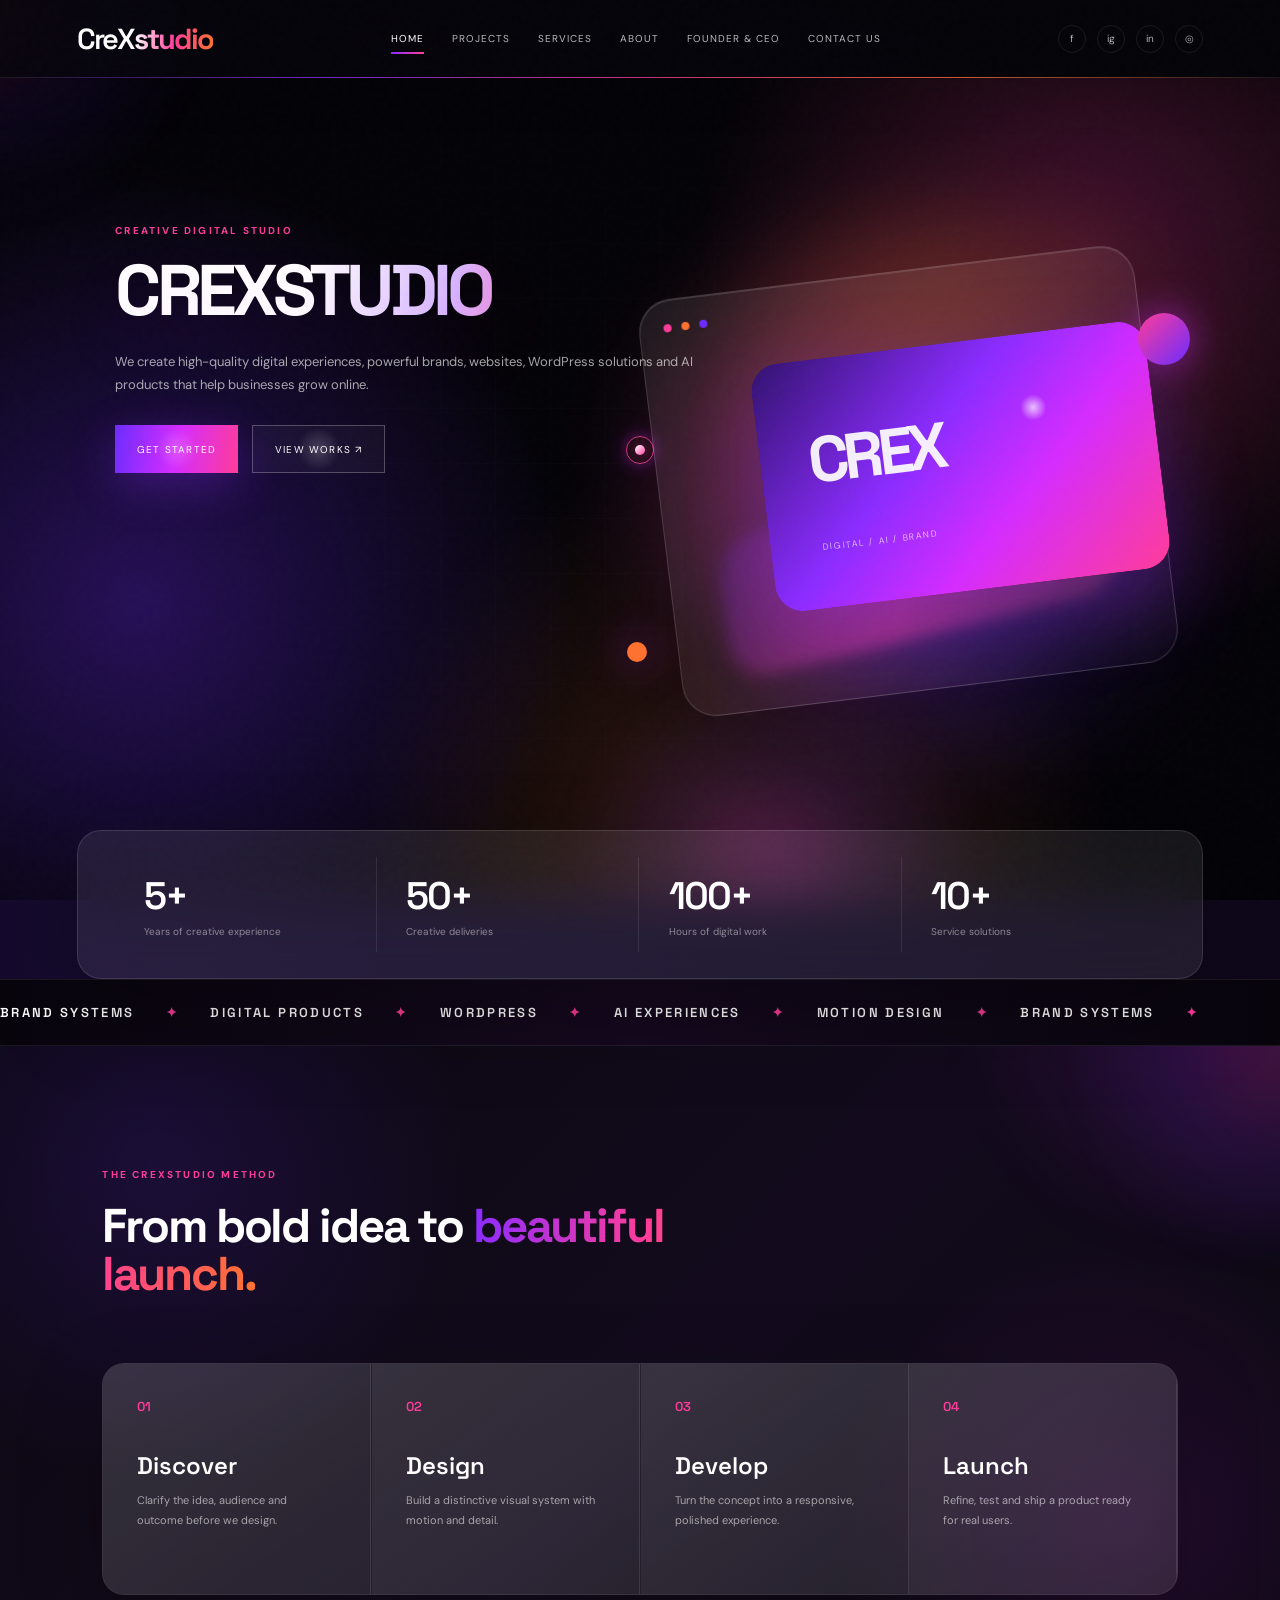
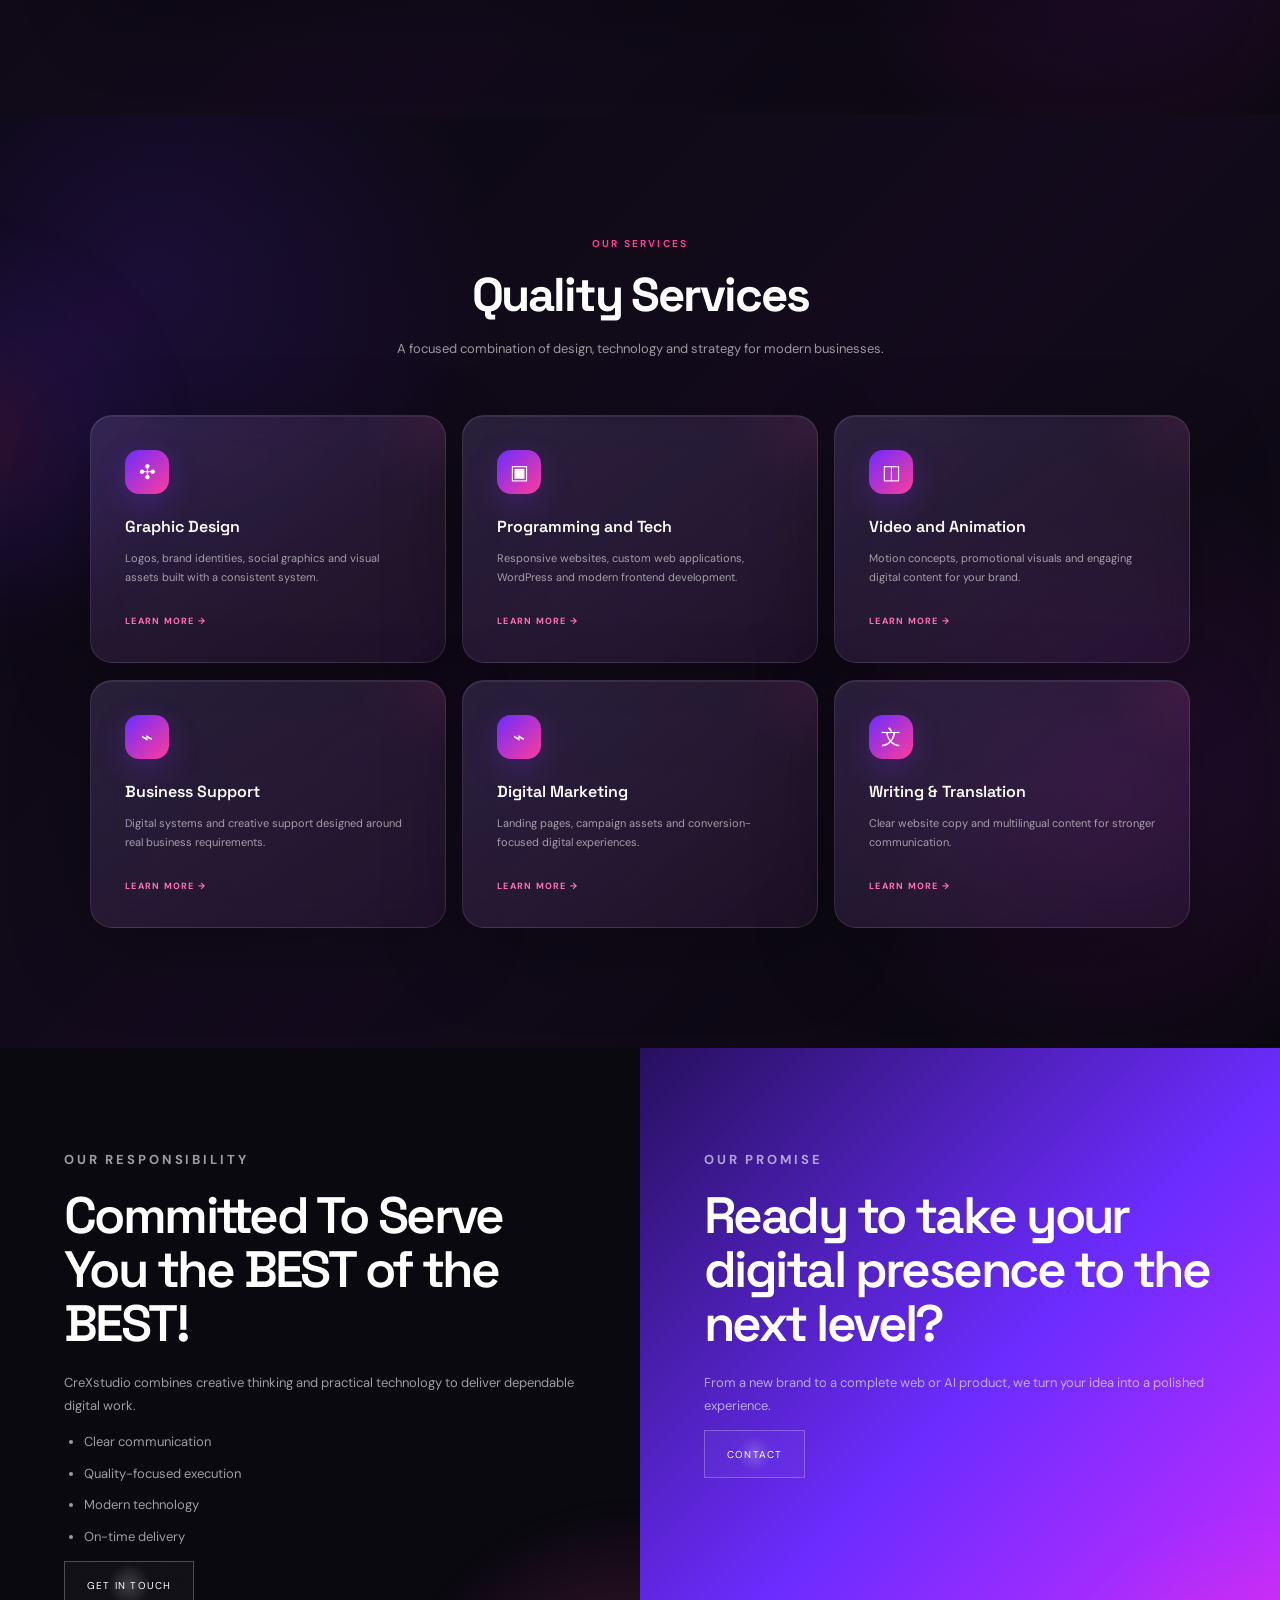
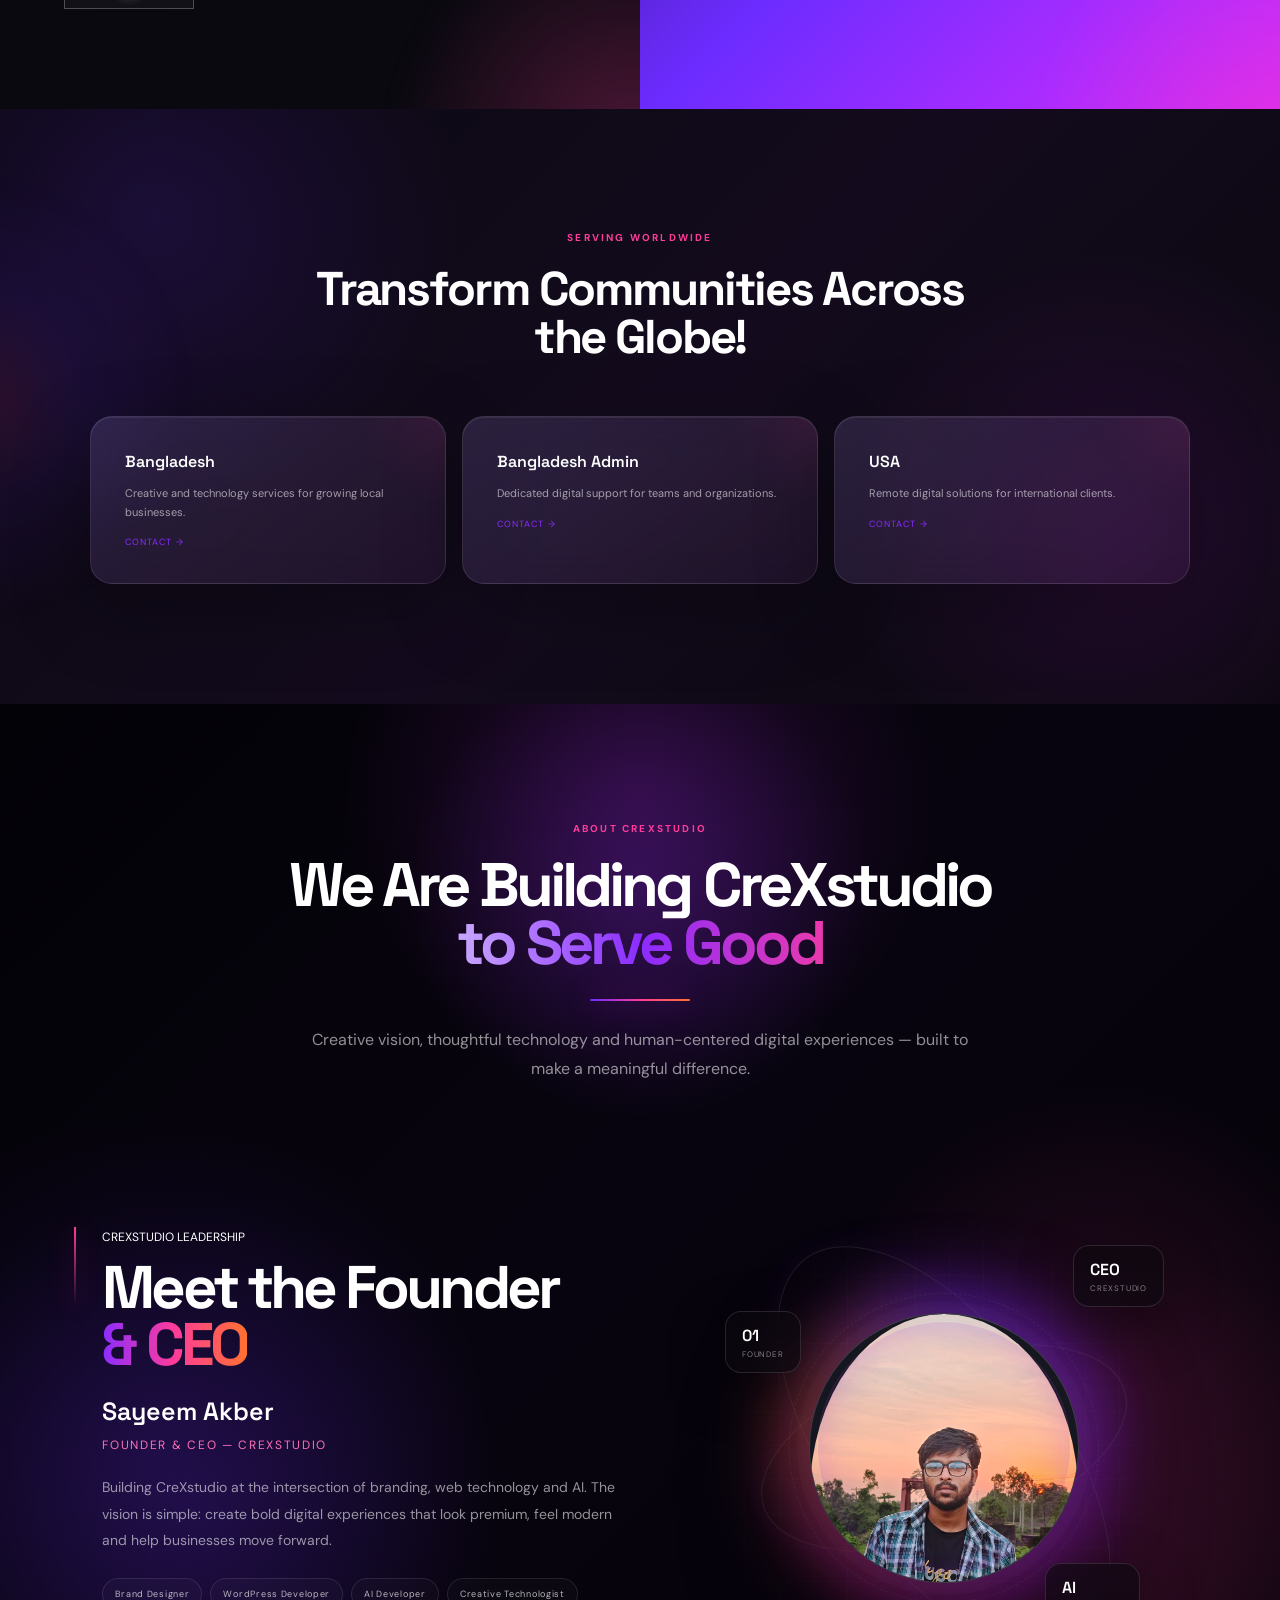
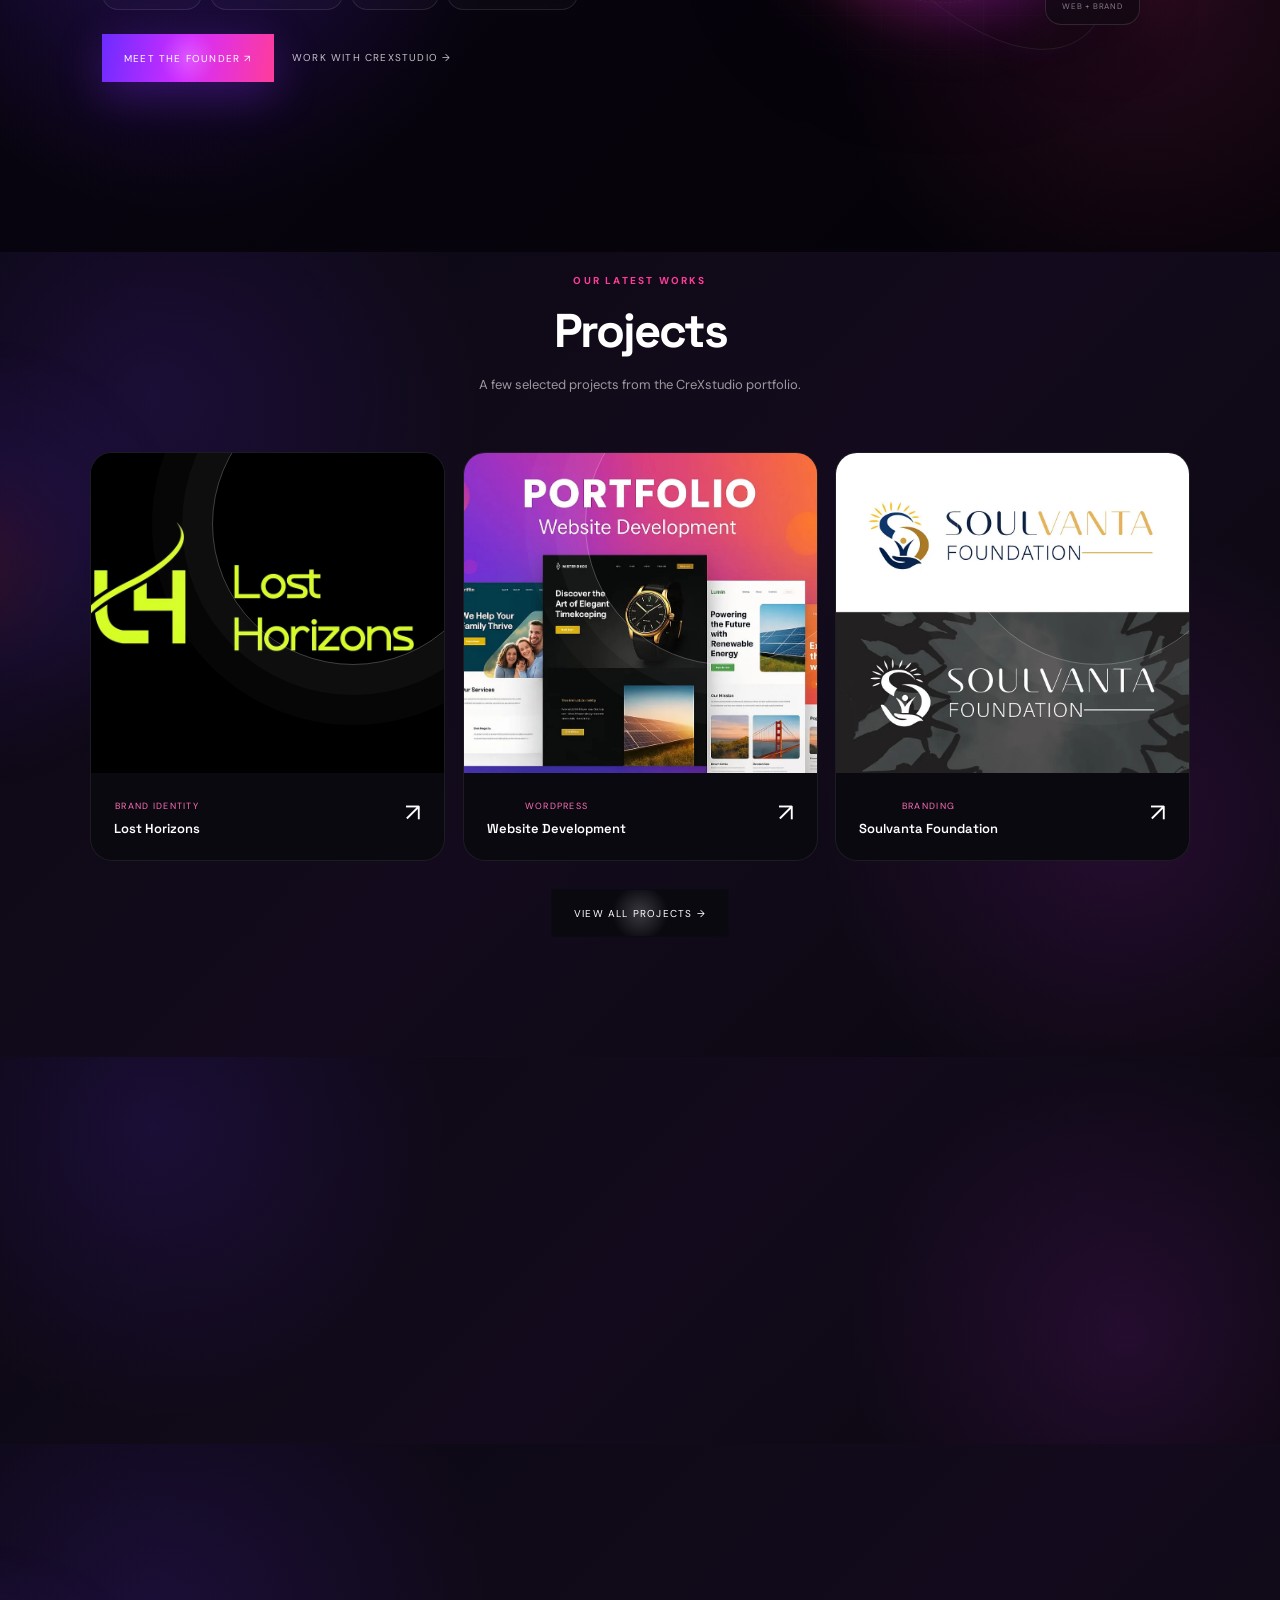
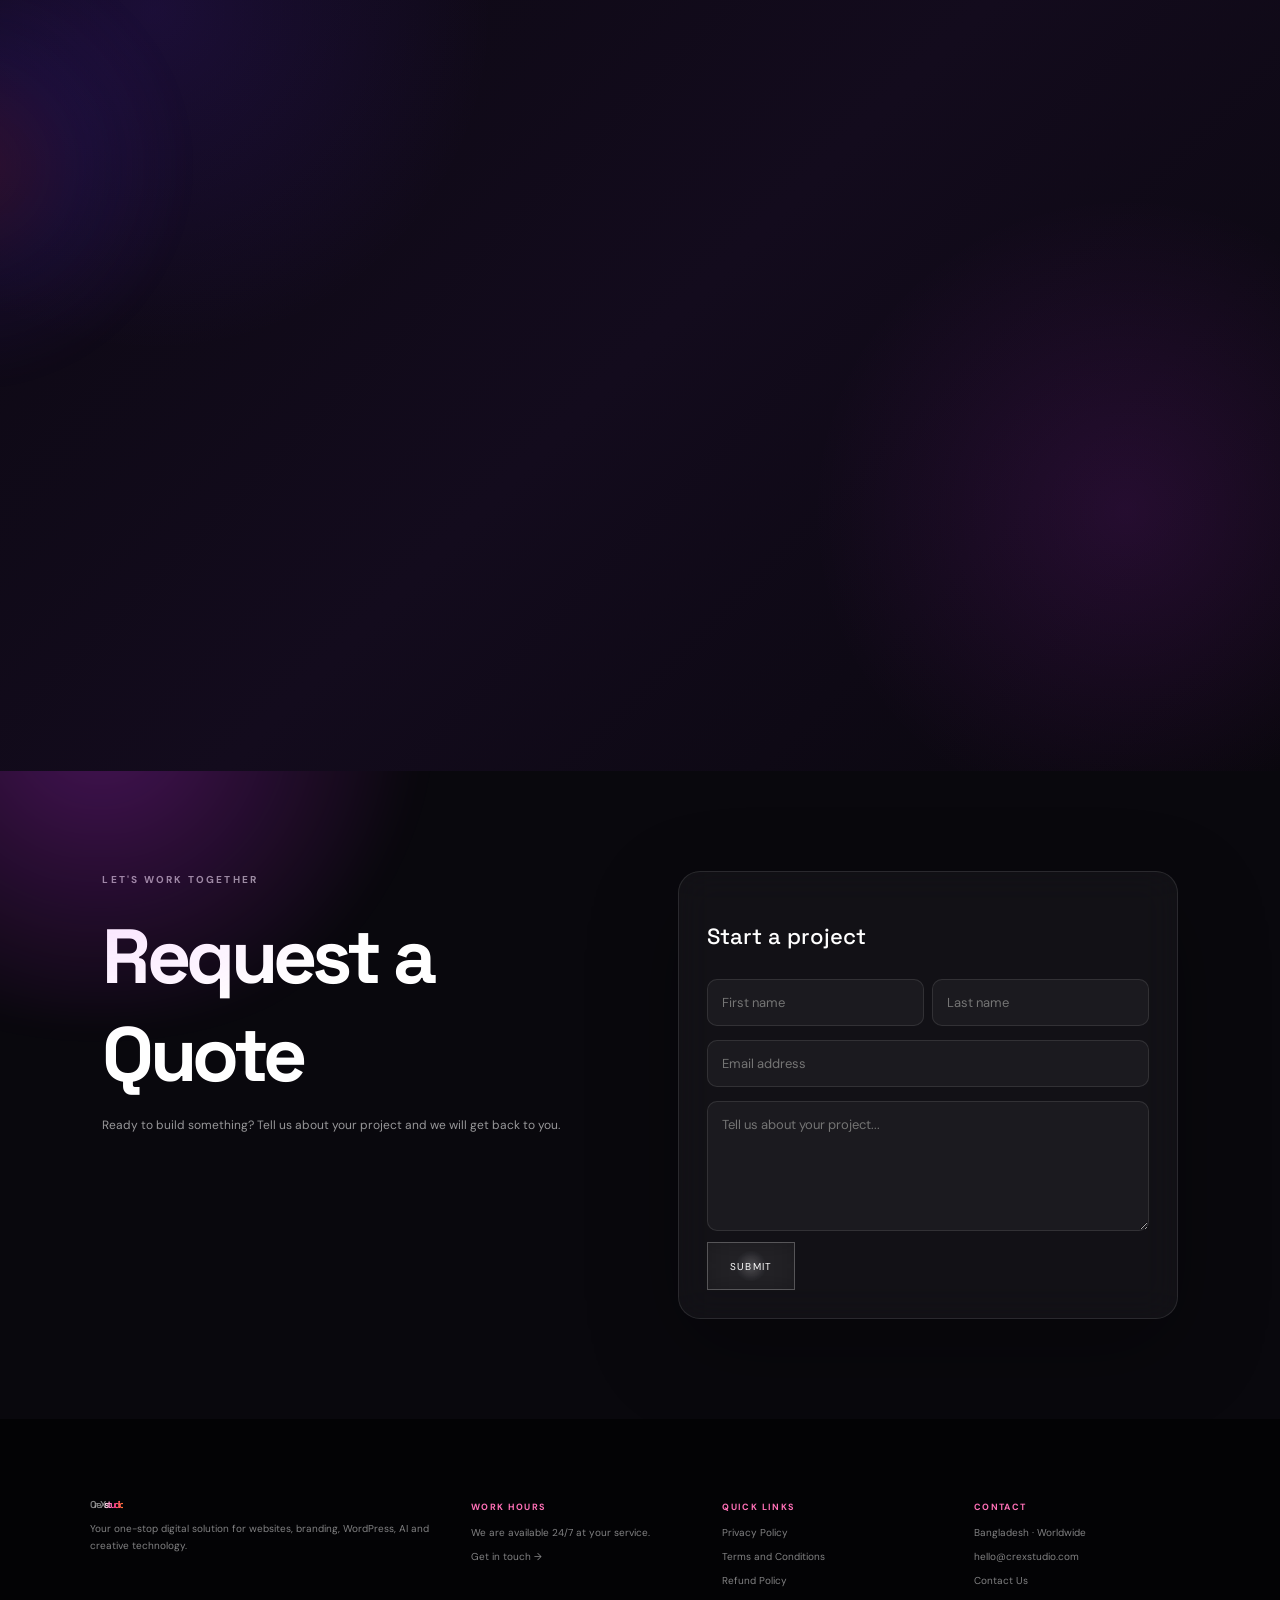
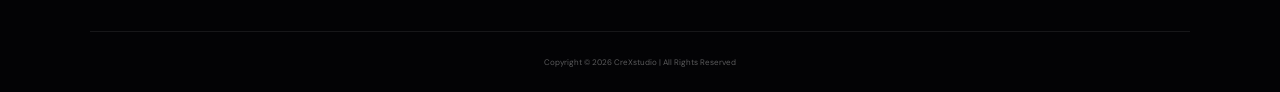
<file: index.html>
<!doctype html><html lang="en"><head><meta charset="utf-8"><meta name="viewport" content="width=device-width,initial-scale=1"><meta name="description" content="CreXstudio — Web, AI, Branding and Digital Solutions"><title>Home | CreXstudio</title><link rel="stylesheet" href="style.css"></head><body>
<div class="cursor"></div>
<header class="topbar"><a class="logo" href="index.html">CreX<b>studio</b></a><nav class="navlinks"><a class="active" href="index.html">Home</a><a class="" href="projects.html">Projects</a><a class="" href="services.html">Services</a><a class="" href="about.html">About</a><a class="" href="founder.html">Founder & CEO</a><a class="" href="contact.html">Contact Us</a></nav><div class="social"><span>f</span><span>ig</span><span>in</span><span>◎</span></div><button class="menu">☰</button></header>

<section class="hero"><div class="motion-orb"></div><div class="hero-content fade"><p class="eyebrow">Creative Digital Studio</p><h1>CREXSTUDIO</h1><p class="desc">We create high-quality digital experiences, powerful brands, websites, WordPress solutions and AI products that help businesses grow online.</p><div class="buttons"><a class="btn fill" href="contact.html">GET STARTED</a><a class="btn" href="projects.html">VIEW WORKS ↗</a></div></div><div class="hero-art float"><div class="window"></div><div class="screen"></div><div class="bubble one pulse"></div><div class="bubble two"></div></div></section>
<div class="stats fade"><div class="stat"><strong>5+</strong><span>Years of creative experience</span></div><div class="stat"><strong>50+</strong><span>Creative deliveries</span></div><div class="stat"><strong>100+</strong><span>Hours of digital work</span></div><div class="stat"><strong>10+</strong><span>Service solutions</span></div></div>

<section class="premium-marquee" aria-label="CreXstudio capabilities"><div>BRAND SYSTEMS <span>✦</span> DIGITAL PRODUCTS <span>✦</span> WORDPRESS <span>✦</span> AI EXPERIENCES <span>✦</span> MOTION DESIGN <span>✦</span> BRAND SYSTEMS <span>✦</span></div></section>
<section class="process-strip"><div class="process-head"><p class="eyebrow">The CreXstudio Method</p><h2>From bold idea to <span>beautiful launch.</span></h2></div><div class="process-grid"><div><b>01</b><h3>Discover</h3><p>Clarify the idea, audience and outcome before we design.</p></div><div><b>02</b><h3>Design</h3><p>Build a distinctive visual system with motion and detail.</p></div><div><b>03</b><h3>Develop</h3><p>Turn the concept into a responsive, polished experience.</p></div><div><b>04</b><h3>Launch</h3><p>Refine, test and ship a product ready for real users.</p></div></div></section>
<section class="section center"><div class="section-title fade"><p class="eyebrow">Our Services</p><h2>Quality Services</h2><p class="sub">A focused combination of design, technology and strategy for modern businesses.</p></div><div class="services-grid">
<div class="service fade"><div class="icon">✣</div><h3>Graphic Design</h3><p>Logos, brand identities, social graphics and visual assets built with a consistent system.</p><a class="more" href="services.html">LEARN MORE →</a></div>
<div class="service fade"><div class="icon">▣</div><h3>Programming and Tech</h3><p>Responsive websites, custom web applications, WordPress and modern frontend development.</p><a class="more" href="services.html">LEARN MORE →</a></div>
<div class="service fade"><div class="icon">◫</div><h3>Video and Animation</h3><p>Motion concepts, promotional visuals and engaging digital content for your brand.</p><a class="more" href="services.html">LEARN MORE →</a></div>
<div class="service fade"><div class="icon">⌁</div><h3>Business Support</h3><p>Digital systems and creative support designed around real business requirements.</p><a class="more" href="services.html">LEARN MORE →</a></div>
<div class="service fade"><div class="icon">⌁</div><h3>Digital Marketing</h3><p>Landing pages, campaign assets and conversion-focused digital experiences.</p><a class="more" href="services.html">LEARN MORE →</a></div>
<div class="service fade"><div class="icon">文</div><h3>Writing & Translation</h3><p>Clear website copy and multilingual content for stronger communication.</p><a class="more" href="services.html">LEARN MORE →</a></div>
</div></section>
<section class="split-section split"><div class="split-dark fade"><p class="eyebrow">Our Responsibility</p><h2>Committed To Serve You the BEST of the BEST!</h2><p>CreXstudio combines creative thinking and practical technology to deliver dependable digital work.</p><ul><li>Clear communication</li><li>Quality-focused execution</li><li>Modern technology</li><li>On-time delivery</li></ul><a class="btn" href="contact.html">GET IN TOUCH</a></div><div class="split-blue fade"><p class="eyebrow">Our Promise</p><h2>Ready to take your digital presence to the next level?</h2><p>From a new brand to a complete web or AI product, we turn your idea into a polished experience.</p><a class="btn" href="contact.html">CONTACT</a></div></section>
<section class="section center"><div class="section-title fade"><p class="eyebrow">Serving Worldwide</p><h2>Transform Communities Across the Globe!</h2></div><div class="cards"><div class="country fade"><h3>Bangladesh</h3><p>Creative and technology services for growing local businesses.</p><a href="contact.html">CONTACT →</a></div><div class="country fade"><h3>Bangladesh Admin</h3><p>Dedicated digital support for teams and organizations.</p><a href="contact.html">CONTACT →</a></div><div class="country fade"><h3>USA</h3><p>Remote digital solutions for international clients.</p><a href="contact.html">CONTACT →</a></div></div></section>
<section class="home-founder home-founder-unified">
  <div class="founder-bg-orb orb-a"></div><div class="founder-bg-orb orb-b"></div>
  <div class="founder-intro fade">
    <p class="eyebrow">ABOUT CREXSTUDIO</p>
    <h2>We Are Building CreXstudio<br><span>to Serve Good</span></h2>
    <div class="intro-line"></div>
    <p>Creative vision, thoughtful technology and human-centered digital experiences — built to make a meaningful difference.</p>
  </div>
  <div class="home-founder-grid">
  <div class="home-founder-copy fade">
    <p class="founder-kicker">CREXSTUDIO LEADERSHIP</p>
    <h2>Meet the Founder<br><span>&amp; CEO</span></h2>
    <div class="founder-name">Sayeem Akber</div>
    <p class="founder-role">Founder &amp; CEO — CreXstudio</p>
    <p class="founder-desc">Building CreXstudio at the intersection of branding, web technology and AI. The vision is simple: create bold digital experiences that look premium, feel modern and help businesses move forward.</p>
    <div class="founder-tags"><span>Brand Designer</span><span>WordPress Developer</span><span>AI Developer</span><span>Creative Technologist</span></div>
    <div class="founder-actions"><a class="btn fill" href="founder.html">MEET THE FOUNDER ↗</a><a class="text-link" href="contact.html">WORK WITH CREXSTUDIO →</a></div>
  </div>
  <div class="home-founder-visual fade">
    <div class="founder-grid"></div>
    <div class="home-orbit orbit-a"></div><div class="home-orbit orbit-b"></div><div class="home-orbit orbit-c"></div>
    <div class="founder-card-glow"></div>
    <div class="founder-avatar"><img src="assets/founder.jpg" alt="Sayeem Akber — Founder & CEO"></div>
    <div class="founder-badge badge-one"><b>01</b><small>Founder</small></div>
    <div class="founder-badge badge-two"><b>CEO</b><small>CreXstudio</small></div>
    <div class="founder-badge badge-three"><b>AI</b><small>Web + Brand</small></div>
  </div>
  </div>
</section>
<section class="section center" style="padding-top:20px"><div class="section-title fade"><p class="eyebrow">Our Latest Works</p><h2>Projects</h2><p class="sub">A few selected projects from the CreXstudio portfolio.</p></div><div class="project-grid portfolio-grid">
<a class="project project-photo fade" href="project-lost-horizons.html"><div class="project-image"><img src="assets/lost-horizons.jpg" alt="Lost Horizons brand identity"></div><div class="project-info"><div><small>BRAND IDENTITY</small><h3>Lost Horizons</h3></div><b>↗</b></div></a>
<a class="project project-photo fade" href="project-wordpress.html"><div class="project-image"><img src="assets/wordpress.jpg" alt="WordPress website development"></div><div class="project-info"><div><small>WORDPRESS</small><h3>Website Development</h3></div><b>↗</b></div></a>
<a class="project project-photo fade" href="project-soulvanta.html"><div class="project-image"><img src="assets/soulvanta-foundation.jpg" alt="Soulvanta Foundation identity"></div><div class="project-info"><div><small>BRANDING</small><h3>Soulvanta Foundation</h3></div><b>↗</b></div></a>
</div><a class="btn dark-btn" href="projects.html" style="margin-top:28px">VIEW ALL PROJECTS →</a></section>
<section class="clients"><div class="section-title fade"><p class="eyebrow">Trust and Worth</p><h2>Our Clients</h2></div><div class="client-row"><span class="client-logo fade">◈ ermastover</span><span class="client-logo fade">◉ richardgar</span><span class="client-logo fade">◈ameliacooper_56</span></div></section>
<section class="section testimonials"><div class="section-title center fade"><p class="eyebrow">What Our Clients Say</p><h2>Testimonials</h2></div><div class="reviews"><div class="review fade"><h4>ermastover</h4><div class="stars">★★★★★</div><p>Great logo design service! I needed a professional nonprofit, community, and foundation logo, and the designer delivered exactly what I was looking for. The design is simple, elegant, meaningful, and highly professional. Excellent work!</p></div><div class="review fade"><h4>richardgar</h4><div class="stars">★★★★★</div><p>Outstanding craftsmanship and impressive speed! Truly talented work—thank you so much. Looking forward to working with you again soon!</p></div><div class="review fade"><h4>ameliacooper_56</h4><div class="stars">★★★★★</div><p>Great experience as always! Fast, reliable, and exceptional work.</p></div><div class="review fade"><h4>James</h4><div class="stars">★★★★★</div><p>Absolutely amazing experience with **CreXstudio!** Their development work is professional, smooth, and exactly what I was looking for. The website was well-designed, responsive, and delivered with great attention to detail.

I was also really impressed with their **logo design**—creative, modern, and perfectly matched to the brand identity. Their communication, professionalism, and commitment to quality were excellent throughout the entire project.

Highly recommended **CreXstudio** for anyone looking for quality **web development and professional logo design**. Will definitely work with them again! ❤️
Highly recommended for anyone looking for a professional and skilled developer.</p></div></div></section>
<section class="contact-band"><div class="fade"><p class="eyebrow">Let's work together</p><h2>Request a Quote</h2><p>Ready to build something? Tell us about your project and we will get back to you.</p></div><div class="contact-form fade"><h3>Start a project</h3><div class="form-row"><input placeholder="First name"><input placeholder="Last name"></div><input placeholder="Email address"><textarea placeholder="Tell us about your project..."></textarea><button class="btn" type="submit">SUBMIT</button></div></section>
<footer><div class="footer-col"><a class="logo" href="index.html">CreX<b>studio</b></a><p>Your one-stop digital solution for websites, branding, WordPress, AI and creative technology.</p></div><div class="footer-col"><h4>Work Hours</h4><p>We are available 24/7 at your service.</p><a href="contact.html">Get in touch →</a></div><div class="footer-col"><h4>Quick Links</h4><a href="#">Privacy Policy</a><a href="#">Terms and Conditions</a><a href="#">Refund Policy</a></div><div class="footer-col"><h4>Contact</h4><p>Bangladesh · Worldwide</p><a href="mailto:hello@crexstudio.com">hello@crexstudio.com</a><a href="contact.html">Contact Us</a></div><div class="copyright">Copyright © 2026 CreXstudio | All Rights Reserved</div></footer>
<script src="script.js"></script></body></html>
</file>
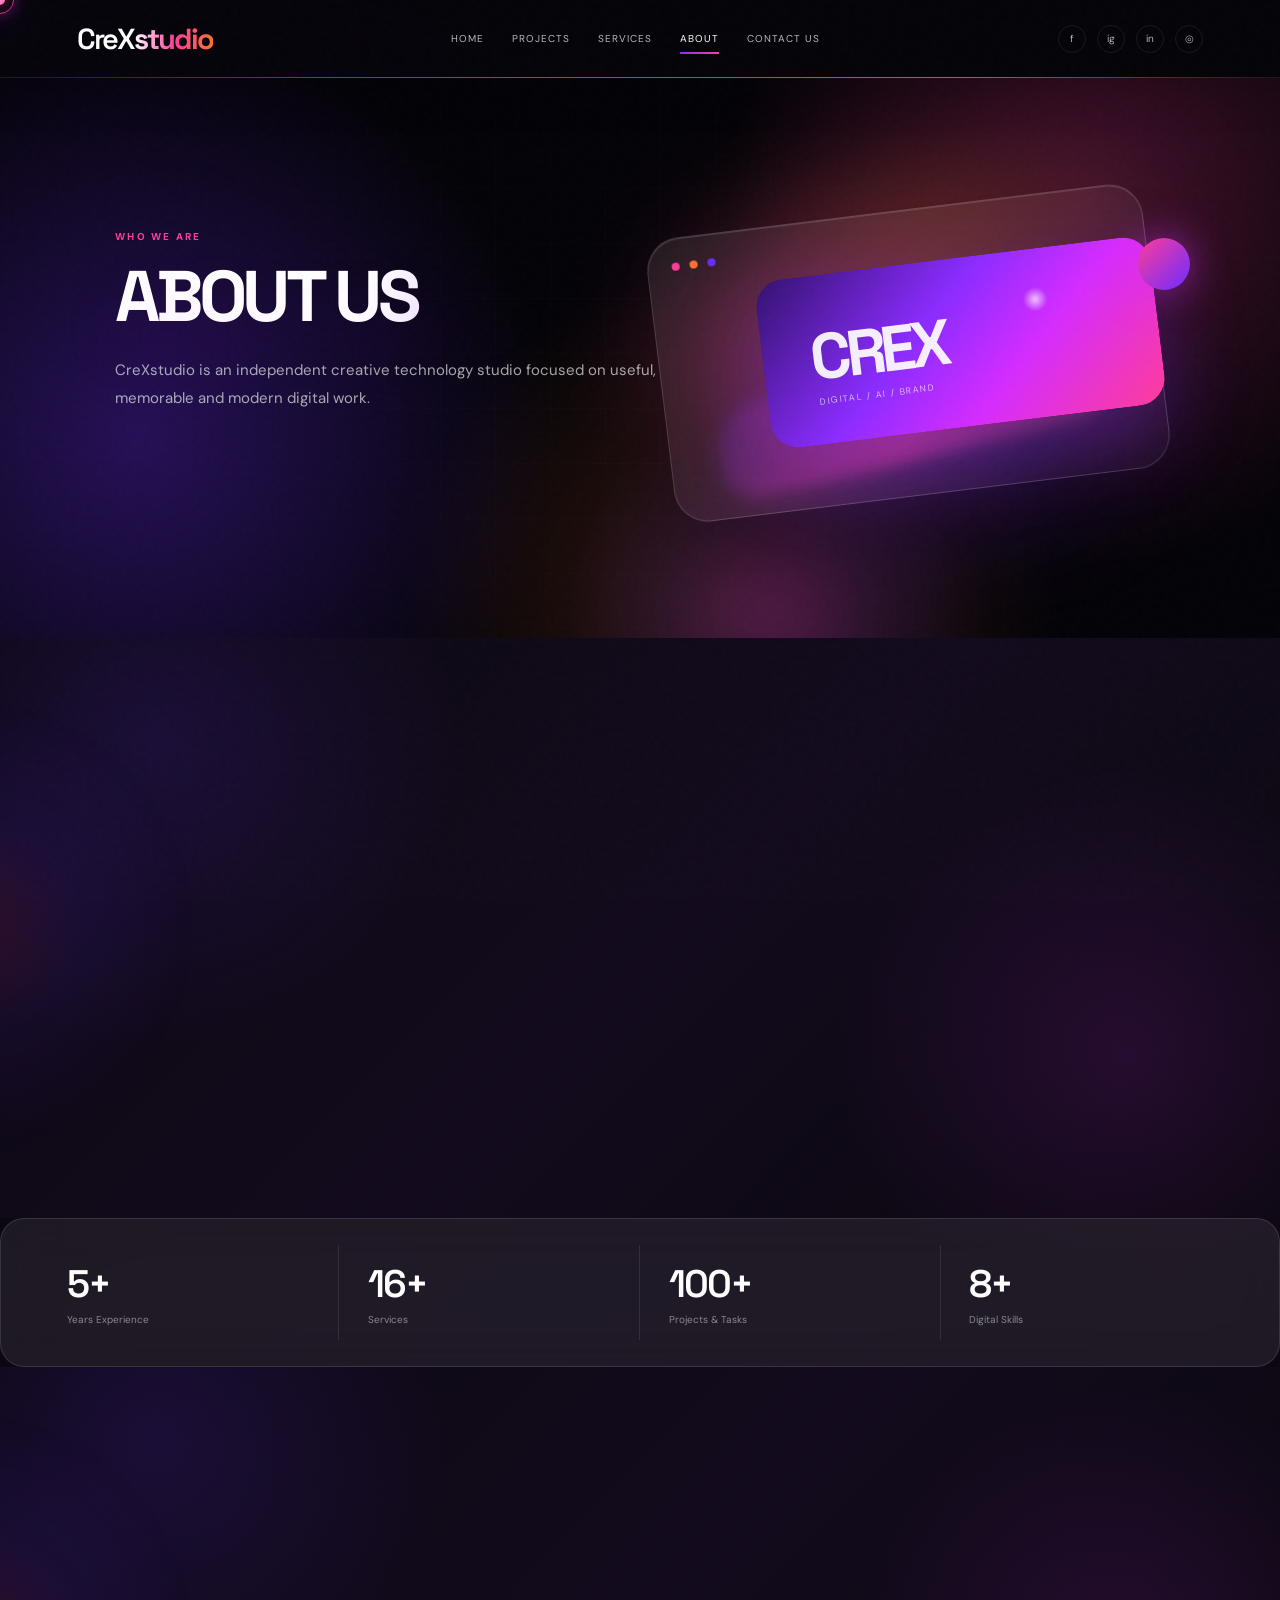
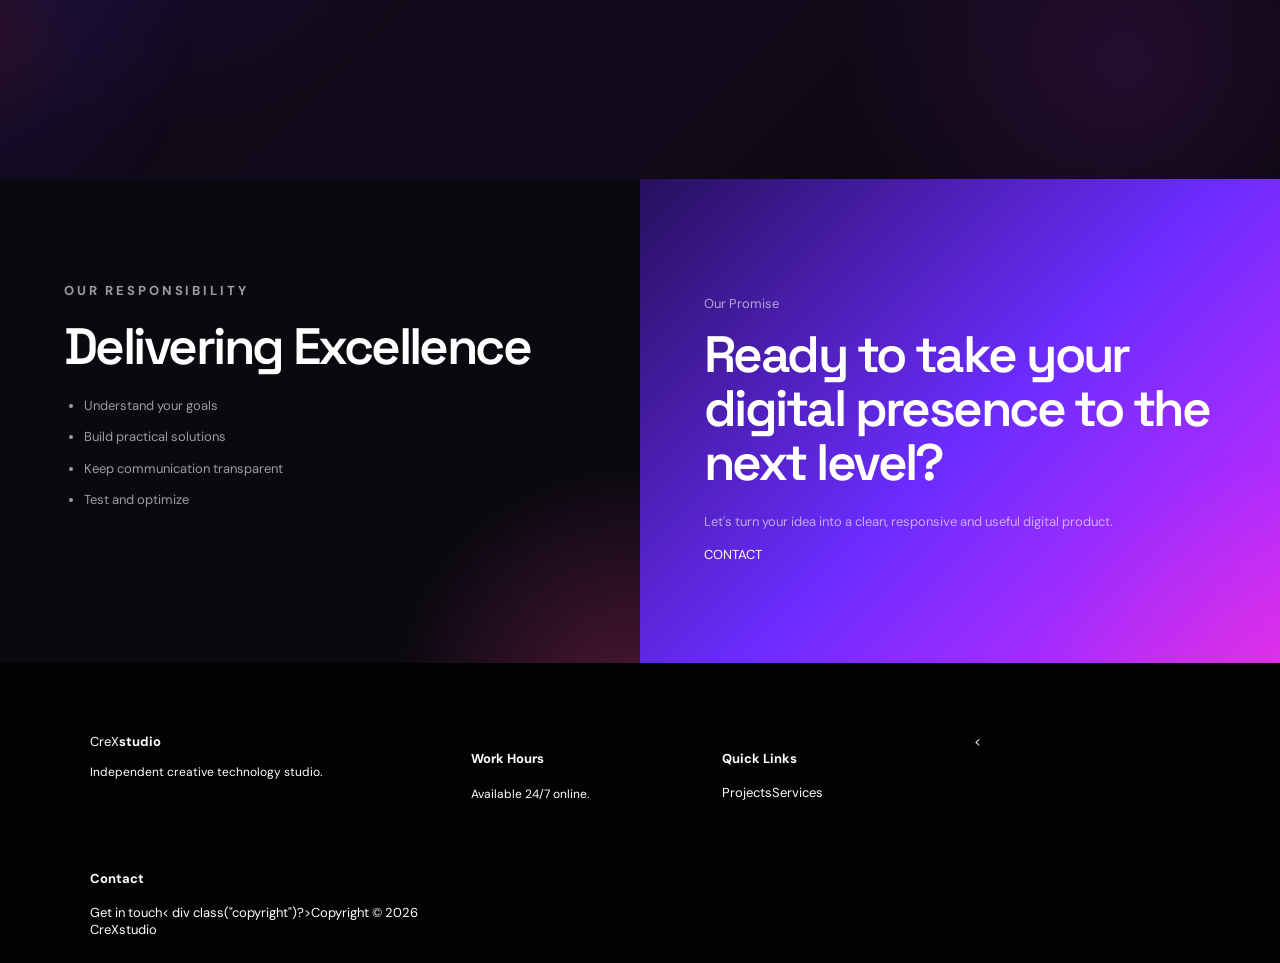
<file: about.html>
<!doctype html><html lang="en"><head><meta charset="utf-8"><meta name="viewport" content="width=device-width,initial-scale=1"><meta name="description" content="CreXstudio — Web, AI, Branding and Digital Solutions"><title>About Us | CreXstudio</title><link rel="stylesheet" href="style.css"></head><body>
<div class="cursor"></div>
<header class="topbar"><a class="logo" href="index.html">CreX<b>studio</b></a><nav class="navlinks"><a class="" href="index.html">Home</a><a class="" href="projects.html">Projects</a><a class="" href="services.html">Services</a><a class="active" href="about.html">About</a><a class="" href="contact.html">Contact Us</a></nav><div class="social"><span>f</span><span>ig</span><span>in</span><span>◎</span></div><button class="menu">☰</button></header>

<section class="page-hero"><div class="motion-orb"></div><div class="page-hero-inner fade"><p class="eyebrow">Who We Are</p><h1>ABOUT US</h1><p>CreXstudio is an independent creative technology studio focused on useful, memorable and modern digital work.</p></div><div class="hero-art float"><div class="window"></div><div class="screen"></div><div class="bubble one"></div></div></section>
<section class="section"><div class="split-section" style="margin:0"><div style="padding:0 12% 0 0" class="fade"><p class="eyebrow">About CreXstudio</p><h2 style="font:700 36px 'Space Grotesk';letter-spacing:-1px">Committed To Serving You the BEST of the BEST!</h2><p style="font-size:12px;line-height:1.9;color:#727b8e">We bring design and technology together to help businesses communicate better, work smarter and grow online. Every project starts with understanding the problem and ends with a practical digital experience.</p><a class="btn" href="services.html">OUR SERVICES</a></div><div class="fade"><p class="eyebrow">Our Mission</p><h3>Build useful digital experiences.</h3><p style="font-size:12px;line-height:1.9;color:#727b8e">Our mission is to make quality design and technology accessible to ambitious businesses and creators.</p><p class="eyebrow" style="margin-top:30px">Our Vision</p><h3>Make a positive digital impact.</h3><p style="font-size:12px;line-height:1.9;color:#727b8e">We aim to create products that are simple to use, visually strong and built to last.</p><p class="eyebrow" style="margin-top:30px">Our Values</p><p style="font-size:12px;line-height:1.9;color:#727b8e">Clarity · Creativity · Reliability · Technology · Long-term relationships</p></div></div></section>
<div class="stats" style="margin:0 auto 0;width:100%;box-shadow:none"><div class="stat"><strong>5+</strong><span>Years Experience</span></div><div class="stat"><strong>16+</strong><span>Services</span></div><div class="stat"><strong>100+</strong><span>Projects & Tasks</span></div><div class="stat"><strong>8+</strong><span>Digital Skills</span></div></div>
<section class="section center"><div class="section-title fade"><p class="eyebrow">Our Responsibility</p><h2>Delivering Excellence</h2><p class("sub">Clear process, thoughtful design and dependable technology are the foundation of every CreXstudio project.</p></div></section>
<section class="split-section split"><div class="split-dark"><p class="eyebrow">Our Responsibility</p><h2>Delivering Excellence</h2><ul><li>Understand your goals</li><li>Build practical solutions</li><li>Keep communication transparent</li><li>Test and optimize</li></ul></div><div class="split-blue"><p class("eyebrow">Our Promise</p><h2>Ready to take your digital presence to the next level?</h2><p>Let's turn your idea into a clean, responsive and useful digital product.</p><a class("btn") href("contact.html")>CONTACT</a></div></section>
<footer><div class("footer-col")?><a class("logo") href("index.html")?>CreX<b>studio</b></a><p>Independent creative technology studio.</p></div><div class("footer-col")?><h4>Work Hours</h4><p>Available 24/7 online.</p></div><div class("footer-col")?><h4>Quick Links</h4><a href("projects.html")?>Projects</a><a href("services.html")?>Services</a></div><<div	class("footer-col")?><h4>Contact</h4><a href("contact.html")?>Get in touch</a></ div >< div	class("copyright")?>Copyright © 2026 CreXstudio </ div > </ footer >
<script src("script.js")?></script ></body ></html >
</file>
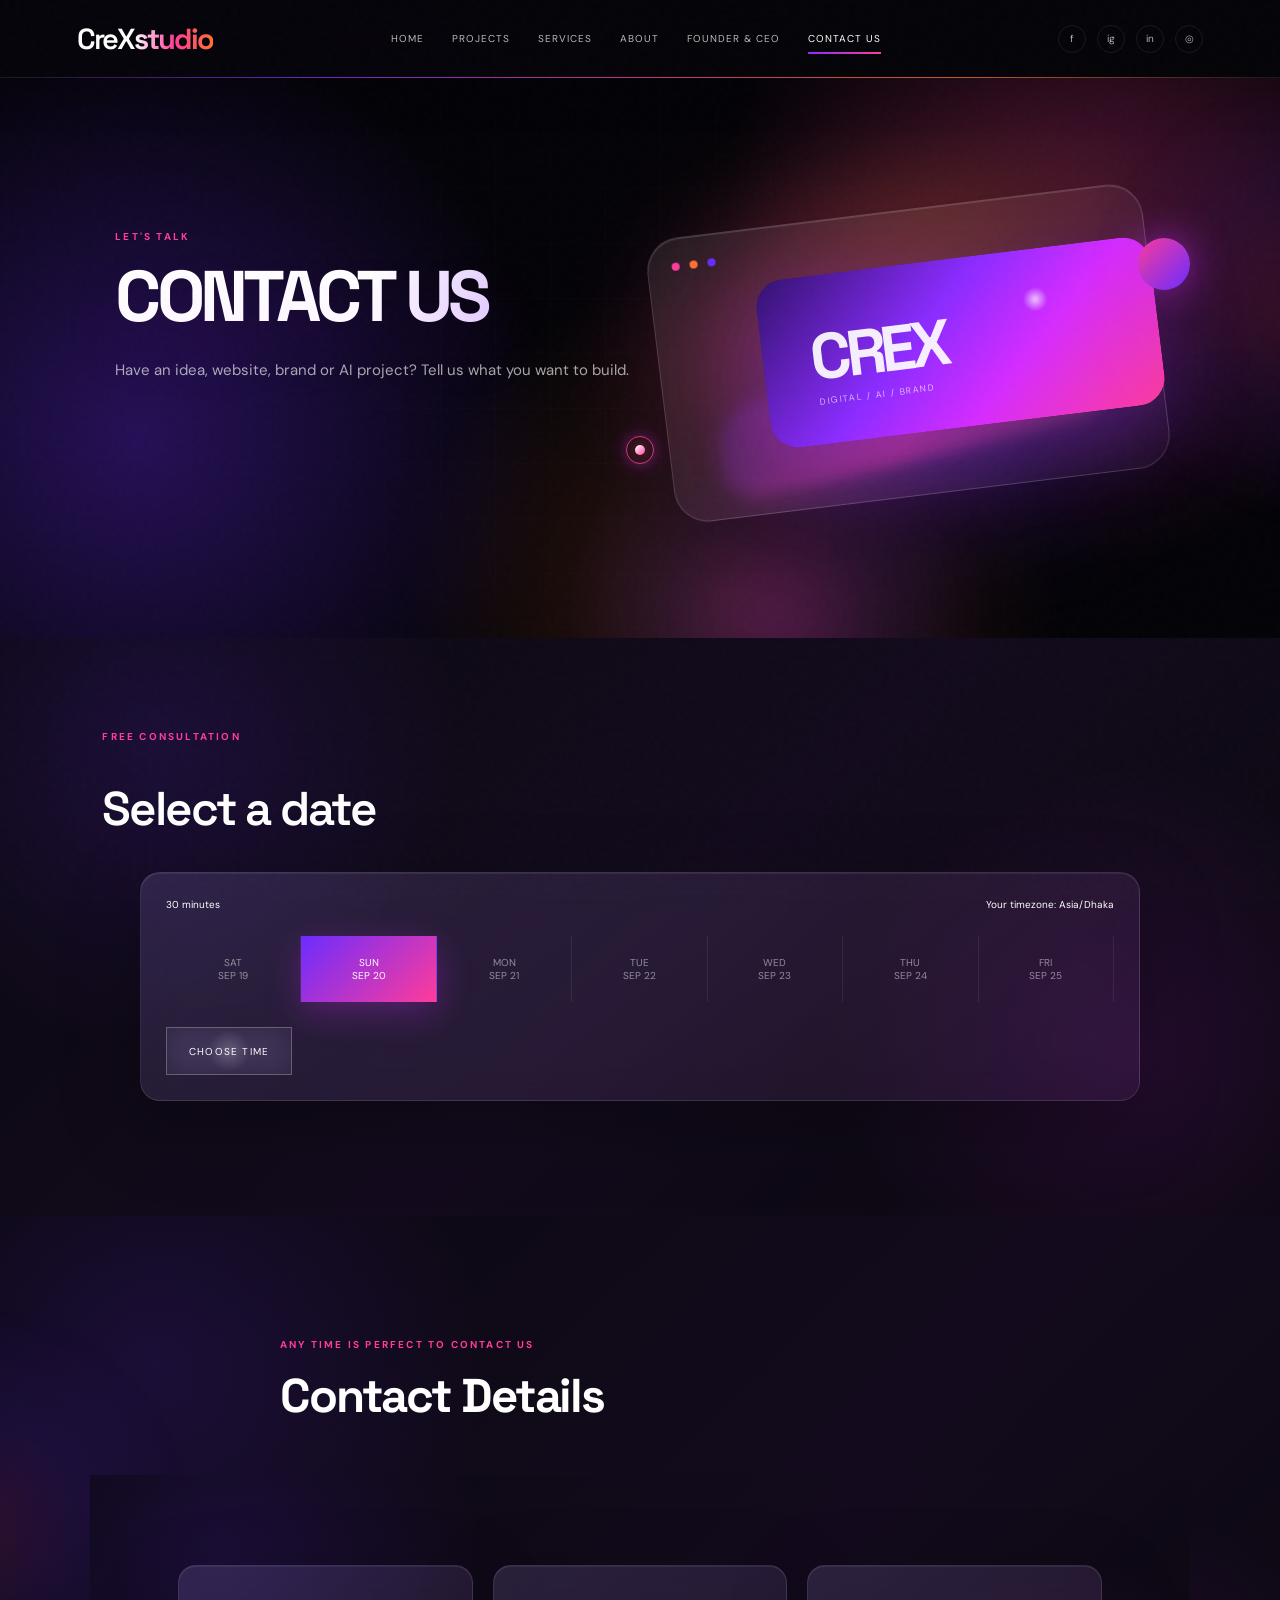
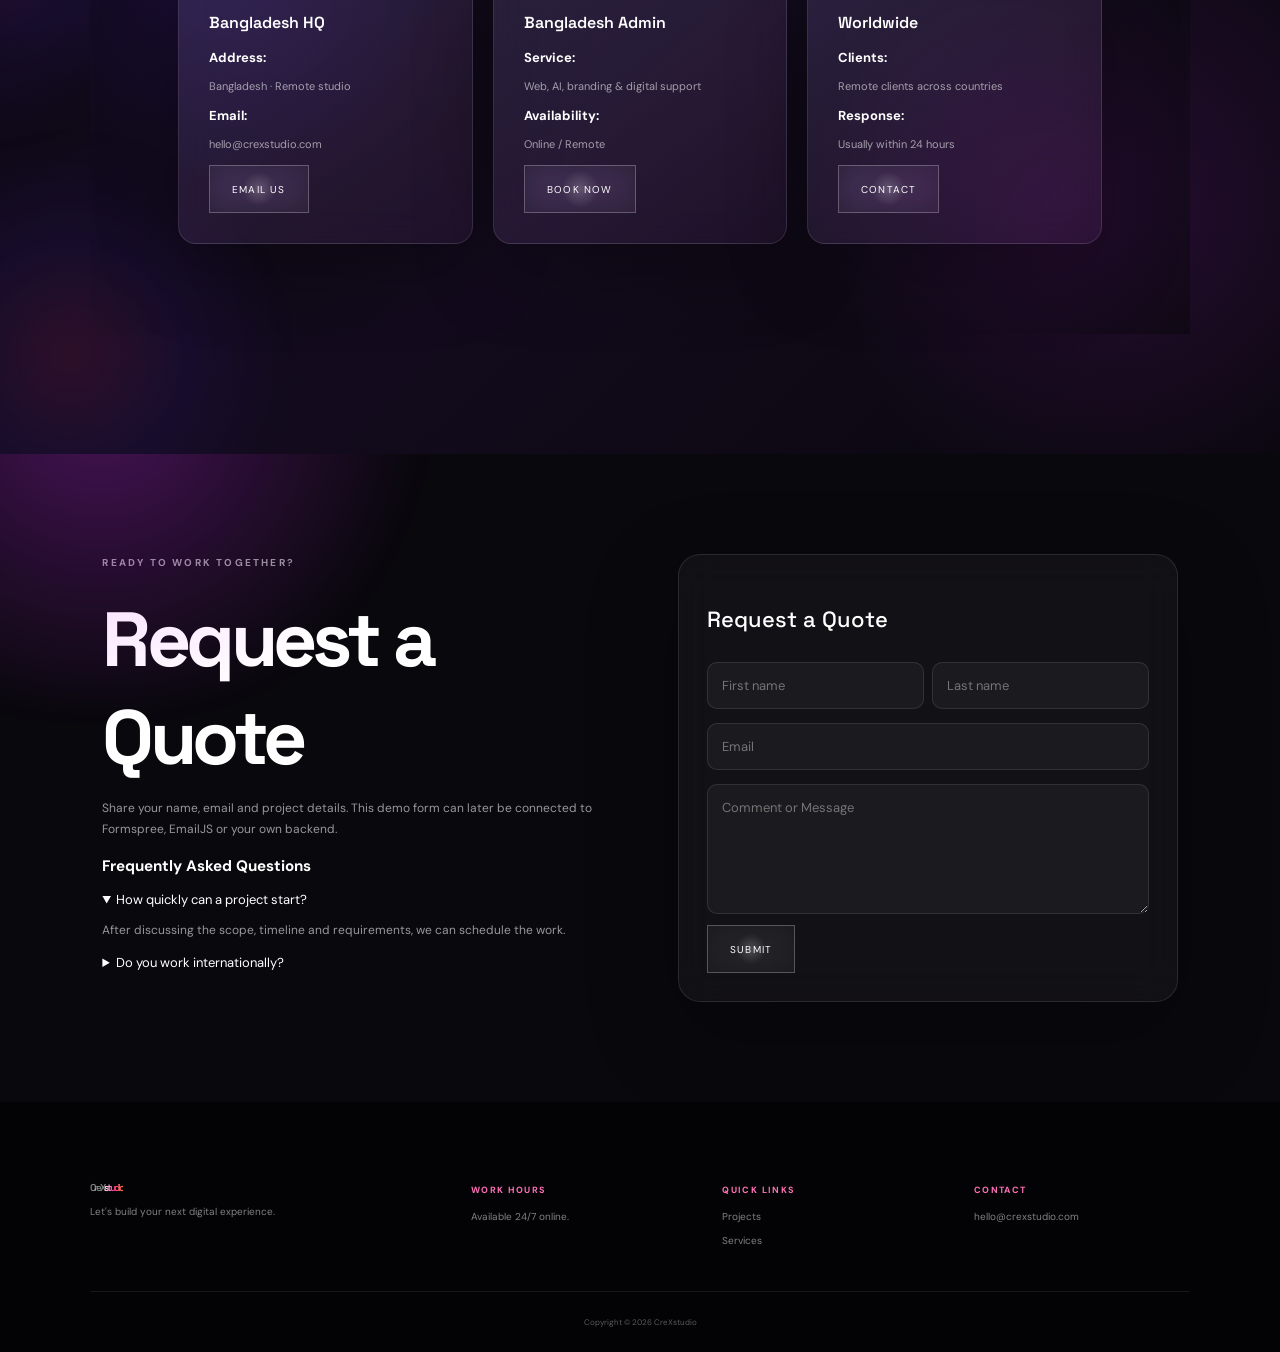
<file: contact.html>
<!doctype html><html lang="en"><head><meta charset="utf-8"><meta name="viewport" content="width=device-width,initial-scale=1"><meta name="description" content="CreXstudio — Web, AI, Branding and Digital Solutions"><title>Contact Us | CreXstudio</title><link rel="stylesheet" href="style.css"></head><body>
<div class="cursor"></div>
<header class="topbar"><a class="logo" href="index.html">CreX<b>studio</b></a><nav class="navlinks"><a class="" href="index.html">Home</a><a class="" href="projects.html">Projects</a><a class="" href="services.html">Services</a><a class="" href="about.html">About</a><a class="" href="founder.html">Founder & CEO</a><a class="active" href="contact.html">Contact Us</a></nav><div class="social"><span>f</span><span>ig</span><span>in</span><span>◎</span></div><button class="menu">☰</button></header>

<section class="page-hero"><div class="motion-orb"></div><div class="page-hero-inner fade"><p class="eyebrow">Let's Talk</p><h1>CONTACT US</h1><p>Have an idea, website, brand or AI project? Tell us what you want to build.</p></div><div class="hero-art float"><div class="window"></div><div class="screen"></div><div class="bubble one"></div></div></section>
<section class="booking"><p class="eyebrow">Free Consultation</p><h2 style="font:600 30px 'Space Grotesk'">Select a date</h2><div class="booking-box"><div style="display:flex;justify-content:space-between;font-size:10px"><span>30 minutes</span><span>Your timezone: Asia/Dhaka</span></div><div class="days"><div class="day">SAT<br>SEP 19</div><div class="day active">SUN<br>SEP 20</div><div class="day">MON<br>SEP 21</div><div class="day">TUE<br>SEP 22</div><div class="day">WED<br>SEP 23</div><div class="day">THU<br>SEP 24</div><div class="day">FRI<br>SEP 25</div></div><a class="btn" href="#details">CHOOSE TIME</a></div></section>
<section id="details" class="section"><div class="section-title center fade"><p class="eyebrow">Any Time is Perfect to Contact Us</p><h2>Contact Details</h2></div><div class="contact-details"><div class="detail fade"><h3>Bangladesh HQ</h3><strong>Address:</strong><p>Bangladesh · Remote studio</p><strong>Email:</strong><p>hello@crexstudio.com</p><a class="btn" href="mailto:hello@crexstudio.com">EMAIL US</a></div><div class="detail fade"><h3>Bangladesh Admin</h3><strong>Service:</strong><p>Web, AI, branding & digital support</p><strong>Availability:</strong><p>Online / Remote</p><a class="btn" href="mailto:hello@crexstudio.com">BOOK NOW</a></div><div class="detail fade"><h3>Worldwide</h3><strong>Clients:</strong><p>Remote clients across countries</p><strong>Response:</strong><p>Usually within 24 hours</p><a class="btn" href="mailto:hello@crexstudio.com">CONTACT</a></div></div></section>
<section class="contact-band"><div class="fade"><p class="eyebrow">Ready to work together?</p><h2>Request a Quote</h2><p>Share your name, email and project details. This demo form can later be connected to Formspree, EmailJS or your own backend.</p><div class="faq"><h3>Frequently Asked Questions</h3><details open><summary>How quickly can a project start?</summary><p>After discussing the scope, timeline and requirements, we can schedule the work.</p></details><details><summary>Do you work internationally?</summary><p>Yes. CreXstudio can work remotely with clients worldwide.</p></details></div></div><form class="contact-form fade"><h3>Request a Quote</h3><div class="form-row"><input required placeholder="First name"><input required placeholder="Last name"></div><input required type="email" placeholder="Email"><textarea required placeholder="Comment or Message"></textarea><button class="btn" type="submit">SUBMIT</button></form></section>
<footer><div class="footer-col"><a class="logo" href="index.html">CreX<b>studio</b></a><p>Let's build your next digital experience.</p></div><div class="footer-col"><h4>Work Hours</h4><p>Available 24/7 online.</p></div><div class="footer-col"><h4>Quick Links</h4><a href="projects.html">Projects</a><a href="services.html">Services</a></div><div class="footer-col"><h4>Contact</h4><a href="mailto:hello@crexstudio.com">hello@crexstudio.com</a></div><div class="copyright">Copyright © 2026 CreXstudio</div></footer>
<script src="script.js"></script></body></html>
</file>
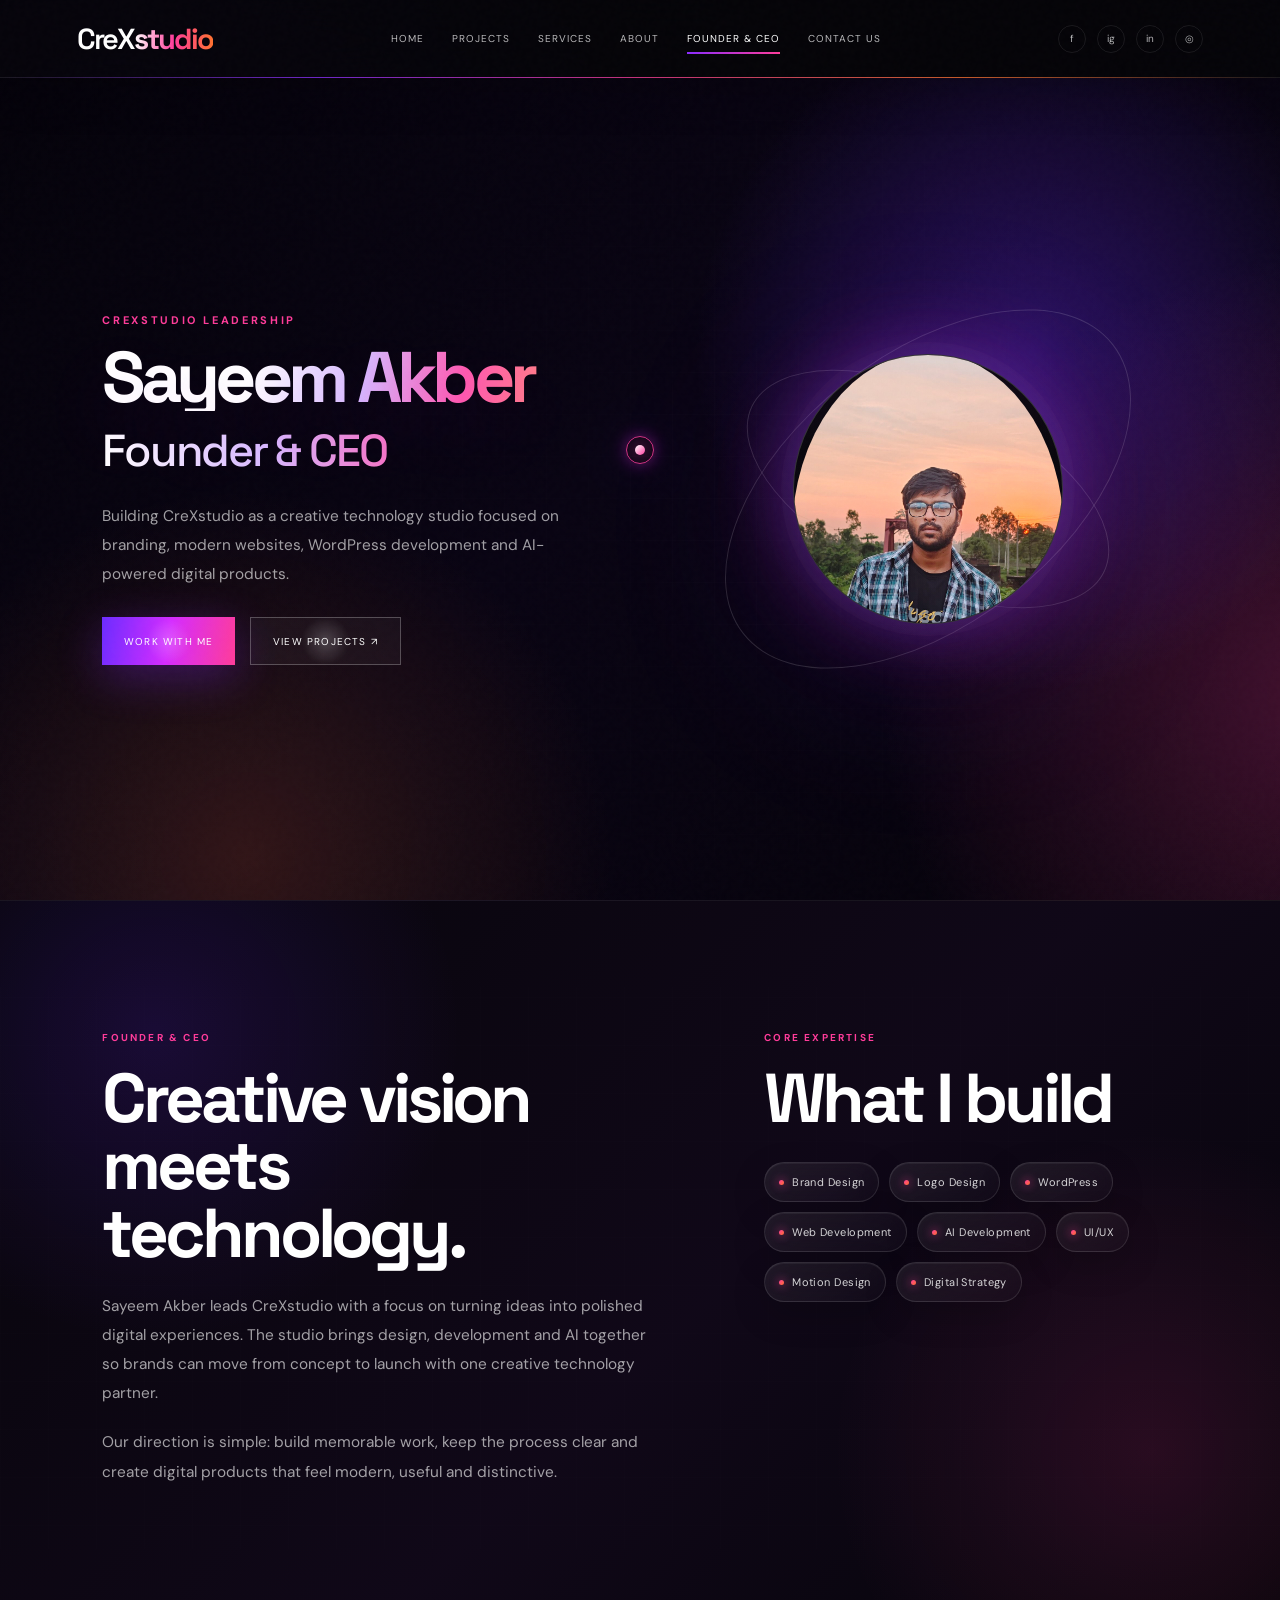
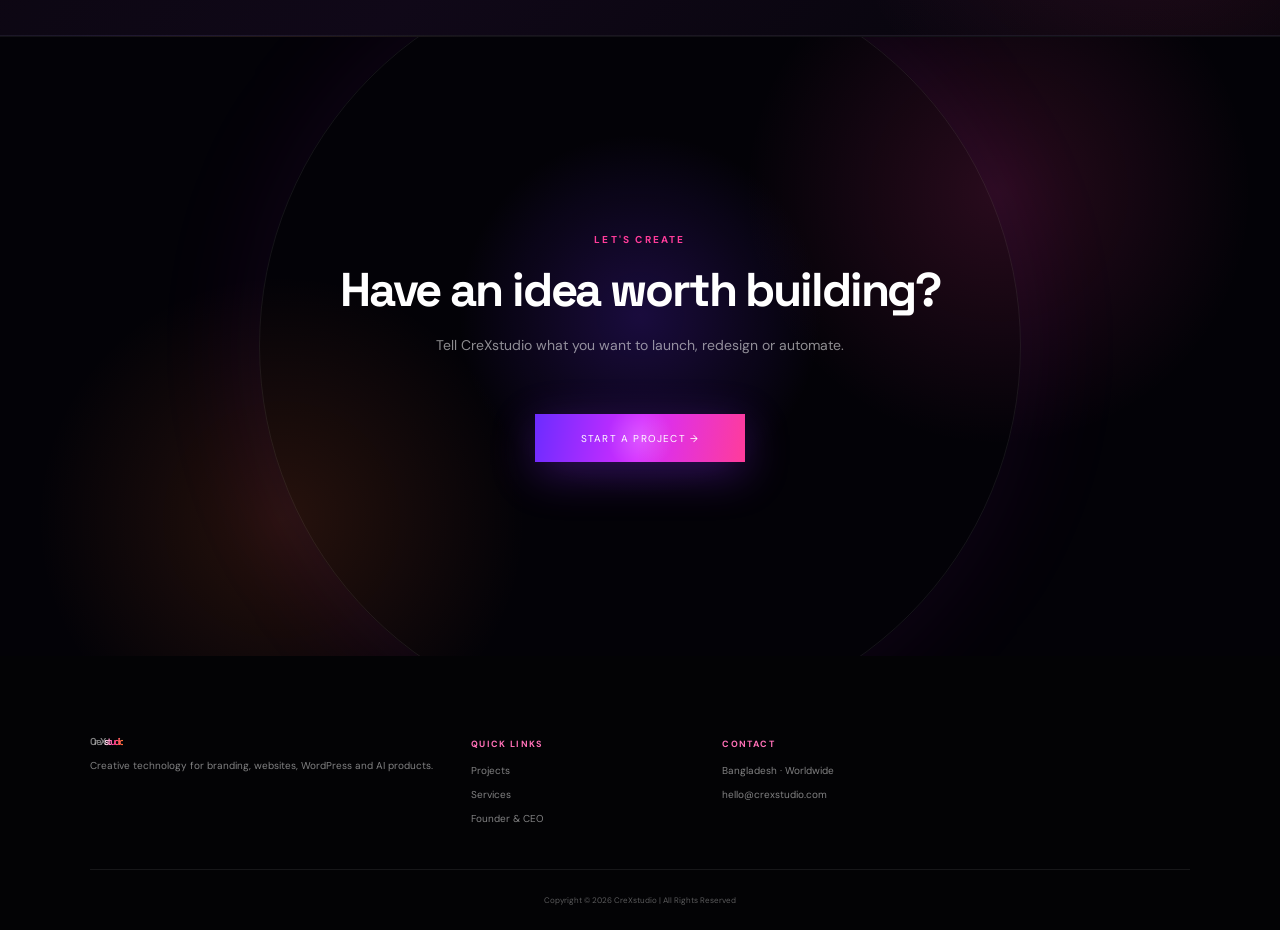
<file: founder.html>
<!doctype html><html lang="en"><head><meta charset="utf-8"><meta name="viewport" content="width=device-width,initial-scale=1"><meta name="description" content="Sayeem Akber — Founder & CEO of CreXstudio"><title>Founder & CEO | CreXstudio</title><link rel="stylesheet" href="style.css"></head><body><div class="cursor"></div><header class="topbar"><a class="logo" href="index.html">CreX<b>studio</b></a><nav class="navlinks"><a href="index.html">Home</a><a href="projects.html">Projects</a><a href="services.html">Services</a><a href="about.html">About</a><a class="active" href="founder.html">Founder & CEO</a><a href="contact.html">Contact Us</a></nav><div class="social"><span>f</span><span>ig</span><span>in</span><span>◎</span></div><button class="menu">☰</button></header>
<section class="founder-hero"><div class="fade"><div class="founder-kicker">CreXstudio Leadership</div><h1>Sayeem Akber</h1><h2>Founder & CEO</h2><p>Building CreXstudio as a creative technology studio focused on branding, modern websites, WordPress development and AI-powered digital products.</p><div class="buttons"><a class="btn fill" href="contact.html">WORK WITH ME</a><a class="btn" href="projects.html">VIEW PROJECTS ↗</a></div></div><div class="founder-orbit fade"><div class="orbit o2"></div><div class="orbit o1"></div><div class="founder-core founder-photo-core">
  <img src="assets/founder.jpg" alt="Sayeem Akber — Founder & CEO">
  <div class="founder-photo-overlay"></div>
</div></div></section>
<section class="founder-info"><div class="fade"><p class="eyebrow">Founder & CEO</p><h2>Creative vision meets technology.</h2><p>Sayeem Akber leads CreXstudio with a focus on turning ideas into polished digital experiences. The studio brings design, development and AI together so brands can move from concept to launch with one creative technology partner.</p><p>Our direction is simple: build memorable work, keep the process clear and create digital products that feel modern, useful and distinctive.</p></div><div class="fade"><p class="eyebrow">Core Expertise</p><h2>What I build</h2><div class="skill-pills"><span>Brand Design</span><span>Logo Design</span><span>WordPress</span><span>Web Development</span><span>AI Development</span><span>UI/UX</span><span>Motion Design</span><span>Digital Strategy</span></div></div></section>
<section class="founder-cta"><div class="section-title fade"><p class="eyebrow">Let's create</p><h2>Have an idea worth building?</h2><p class="sub">Tell CreXstudio what you want to launch, redesign or automate.</p></div><a class="btn fill" href="contact.html">START A PROJECT →</a></section>
<footer><div class="footer-col"><a class="logo" href="index.html">CreX<b>studio</b></a><p>Creative technology for branding, websites, WordPress and AI products.</p></div><div class="footer-col"><h4>Quick Links</h4><a href="projects.html">Projects</a><a href="services.html">Services</a><a href="founder.html">Founder & CEO</a></div><div class="footer-col"><h4>Contact</h4><p>Bangladesh · Worldwide</p><a href="mailto:hello@crexstudio.com">hello@crexstudio.com</a></div><div class="copyright">Copyright © 2026 CreXstudio | All Rights Reserved</div></footer><script src="script.js"></script></body></html>
</file>
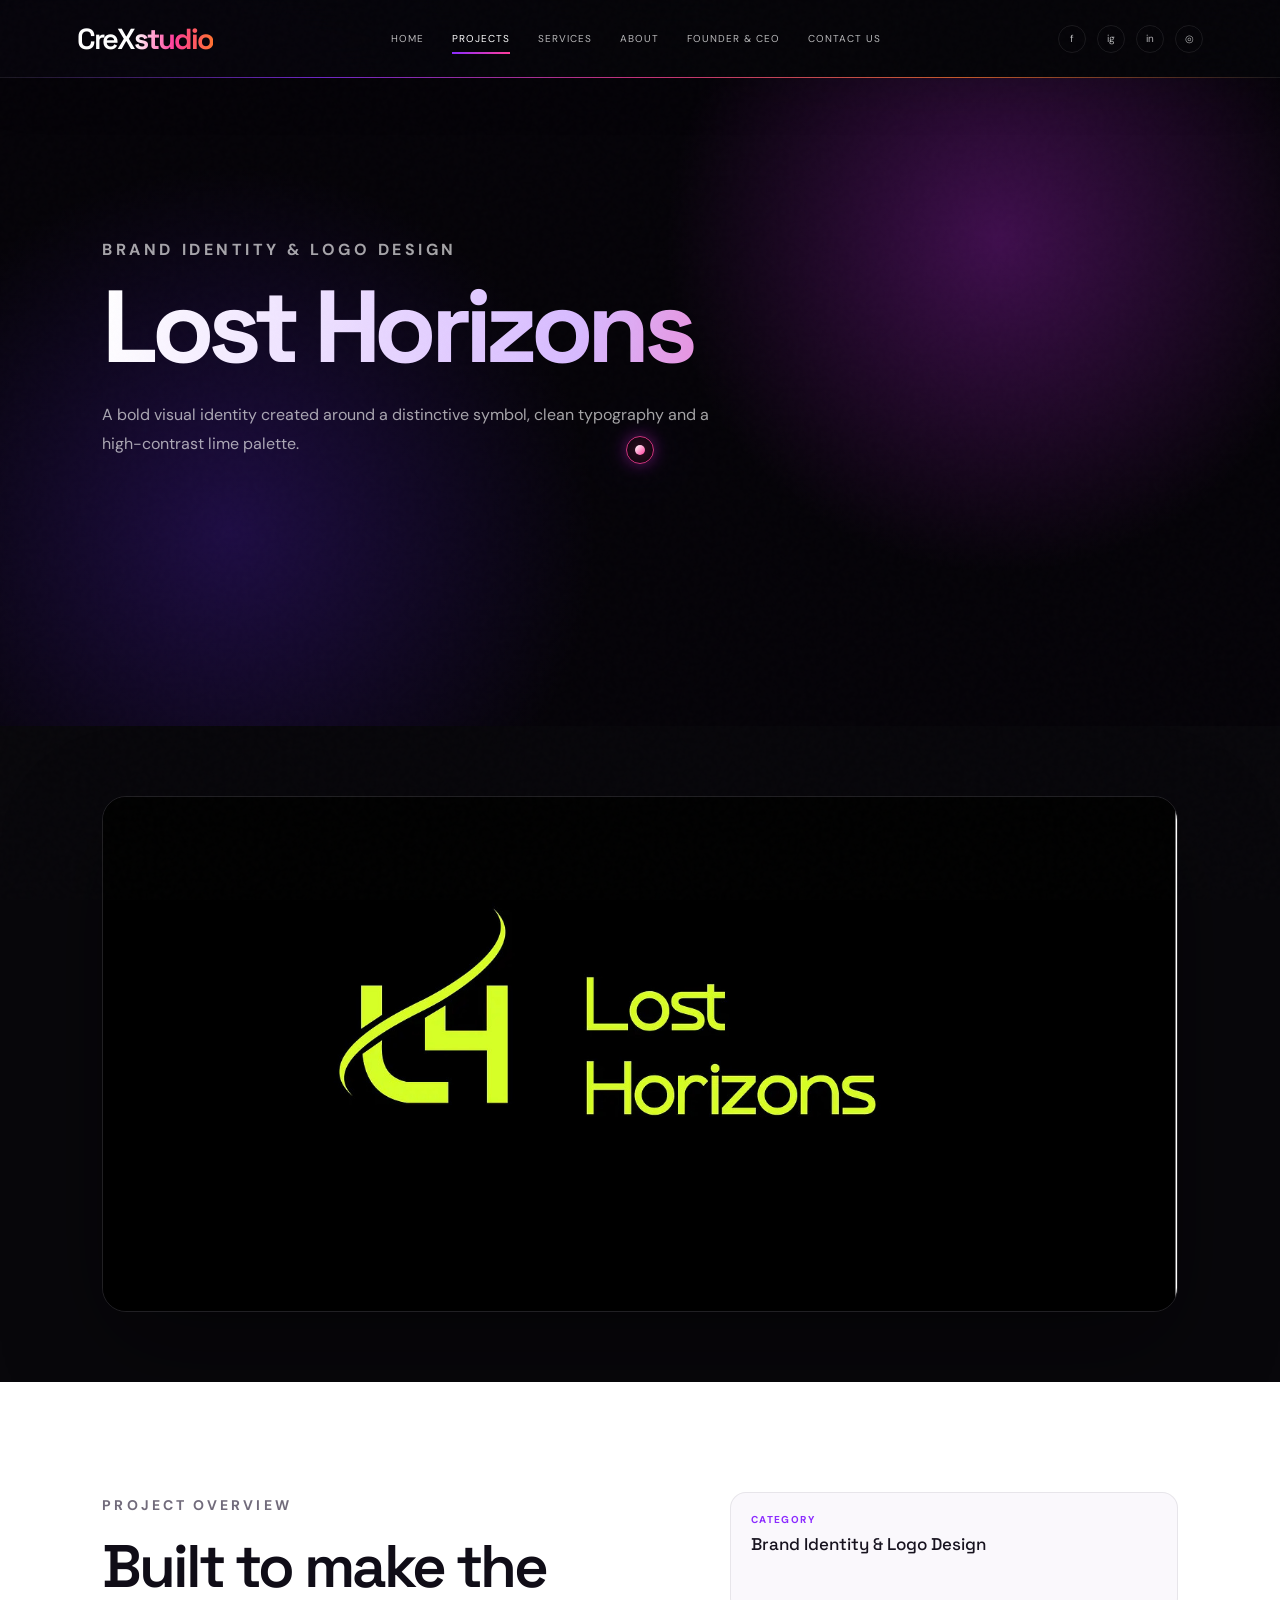
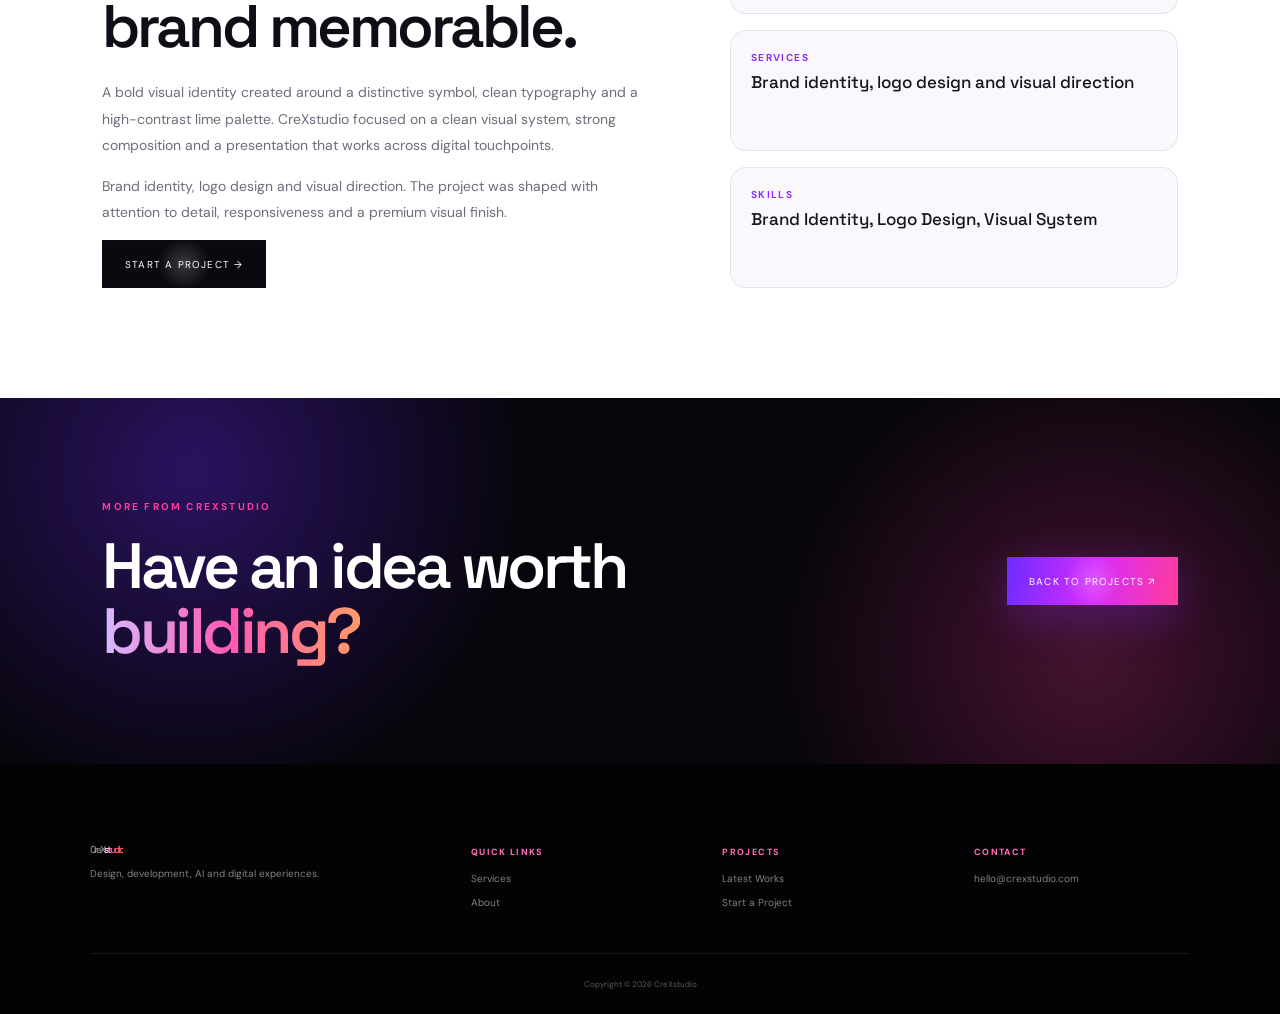
<file: project-lost-horizons.html>
<!doctype html><html lang="en"><head><meta charset="utf-8"><meta name="viewport" content="width=device-width,initial-scale=1"><meta name="description" content="Lost Horizons — CreXstudio project"><title>Lost Horizons | CreXstudio</title><link rel="stylesheet" href="style.css"></head><body>
<div class="cursor"></div><header class="topbar"><a class="logo" href="index.html">CreX<b>studio</b></a><nav class="navlinks"><a href="index.html">Home</a><a class="active" href="projects.html">Projects</a><a href="services.html">Services</a><a href="about.html">About</a><a href="founder.html">Founder & CEO</a><a href="contact.html">Contact Us</a></nav><div class="social"><span>f</span><span>ig</span><span>in</span><span>◎</span></div><button class="menu">☰</button></header>
<section class="project-detail-hero"><div class="fade"><p class="eyebrow">Brand Identity & Logo Design</p><h1>Lost Horizons</h1><p>A bold visual identity created around a distinctive symbol, clean typography and a high-contrast lime palette.</p></div></section>
<section class="project-detail-media"><img class="fade" src="assets/lost-horizons.jpg" alt="Lost Horizons"></section>
<section class="project-detail-content"><div class="fade"><p class="eyebrow">Project Overview</p><h2>Built to make the brand memorable.</h2><p>A bold visual identity created around a distinctive symbol, clean typography and a high-contrast lime palette. CreXstudio focused on a clean visual system, strong composition and a presentation that works across digital touchpoints.</p><p>Brand identity, logo design and visual direction. The project was shaped with attention to detail, responsiveness and a premium visual finish.</p><a class="btn dark-btn" href="contact.html">START A PROJECT →</a></div>
<div class="project-meta fade"><div><strong>Category</strong><span>Brand Identity & Logo Design</span></div><div><strong>Services</strong><span>Brand identity, logo design and visual direction</span></div><div><strong>Skills</strong><span>Brand Identity, Logo Design, Visual System</span></div></div></section>
<section class="project-showcase-strip"><div><p class="eyebrow">More from CreXstudio</p><h2>Have an idea worth<br><span>building?</span></h2></div><a class="btn fill" href="projects.html">BACK TO PROJECTS ↗</a></section>
<footer><div class="footer-col"><a class="logo" href="index.html">CreX<b>studio</b></a><p>Design, development, AI and digital experiences.</p></div><div class="footer-col"><h4>Quick Links</h4><a href="services.html">Services</a><a href="about.html">About</a></div><div class="footer-col"><h4>Projects</h4><a href="projects.html">Latest Works</a><a href="contact.html">Start a Project</a></div><div class="footer-col"><h4>Contact</h4><a href="mailto:hello@crexstudio.com">hello@crexstudio.com</a></div><div class="copyright">Copyright © 2026 CreXstudio</div></footer>
<script src="script.js"></script></body></html>
</file>
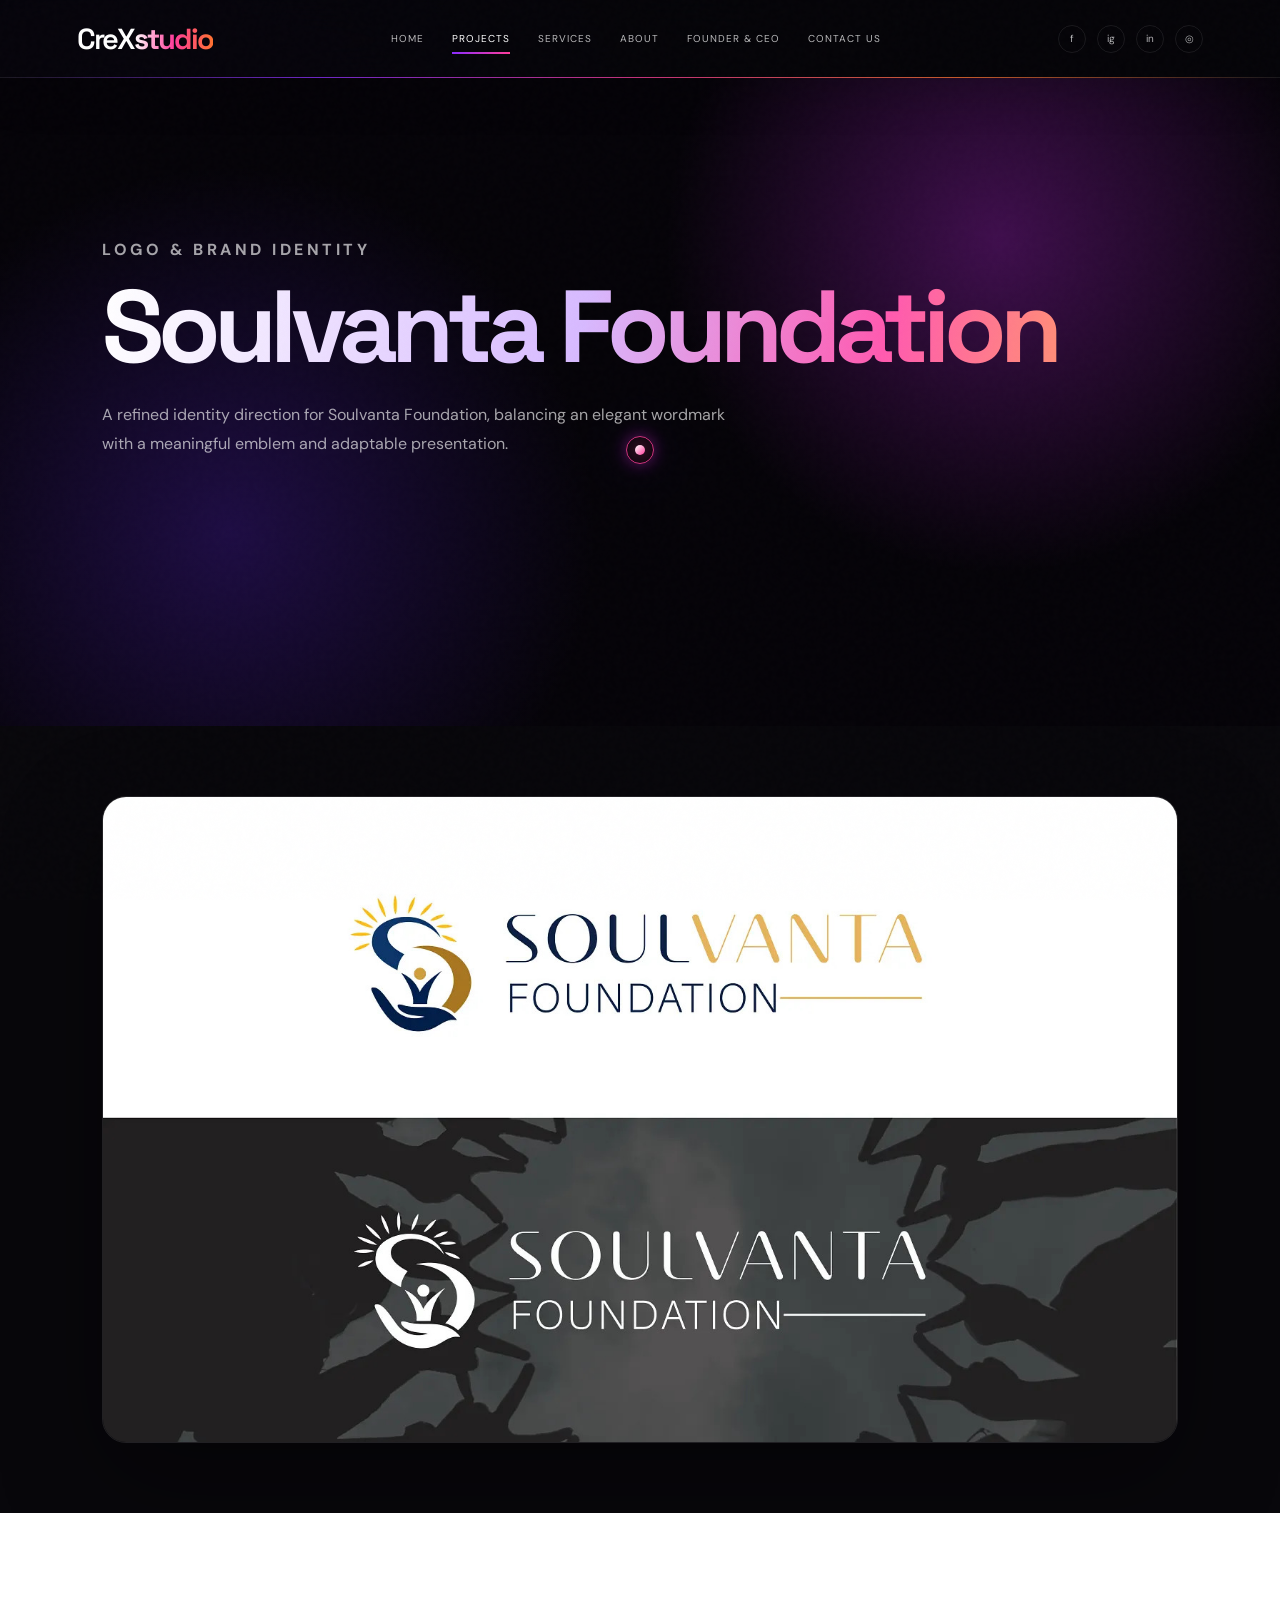
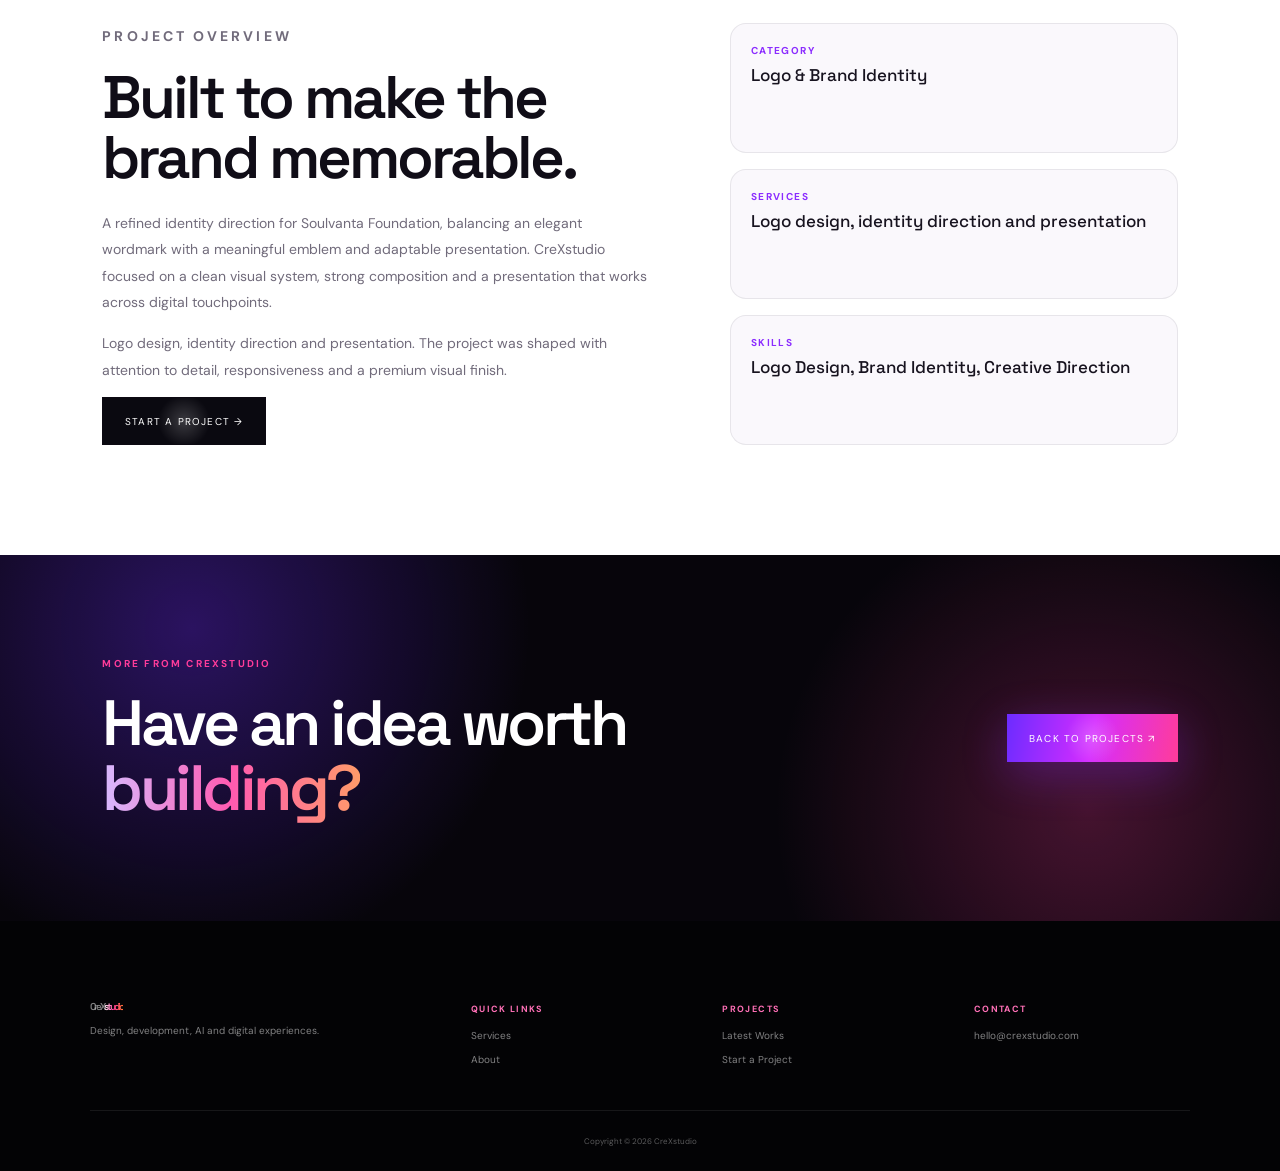
<file: project-soulvanta.html>
<!doctype html><html lang="en"><head><meta charset="utf-8"><meta name="viewport" content="width=device-width,initial-scale=1"><meta name="description" content="Soulvanta Foundation — CreXstudio project"><title>Soulvanta Foundation | CreXstudio</title><link rel="stylesheet" href="style.css"></head><body>
<div class="cursor"></div><header class="topbar"><a class="logo" href="index.html">CreX<b>studio</b></a><nav class="navlinks"><a href="index.html">Home</a><a class="active" href="projects.html">Projects</a><a href="services.html">Services</a><a href="about.html">About</a><a href="founder.html">Founder & CEO</a><a href="contact.html">Contact Us</a></nav><div class="social"><span>f</span><span>ig</span><span>in</span><span>◎</span></div><button class="menu">☰</button></header>
<section class="project-detail-hero"><div class="fade"><p class="eyebrow">Logo & Brand Identity</p><h1>Soulvanta Foundation</h1><p>A refined identity direction for Soulvanta Foundation, balancing an elegant wordmark with a meaningful emblem and adaptable presentation.</p></div></section>
<section class="project-detail-media"><img class="fade" src="assets/soulvanta-foundation.jpg" alt="Soulvanta Foundation"></section>
<section class="project-detail-content"><div class="fade"><p class="eyebrow">Project Overview</p><h2>Built to make the brand memorable.</h2><p>A refined identity direction for Soulvanta Foundation, balancing an elegant wordmark with a meaningful emblem and adaptable presentation. CreXstudio focused on a clean visual system, strong composition and a presentation that works across digital touchpoints.</p><p>Logo design, identity direction and presentation. The project was shaped with attention to detail, responsiveness and a premium visual finish.</p><a class="btn dark-btn" href="contact.html">START A PROJECT →</a></div>
<div class="project-meta fade"><div><strong>Category</strong><span>Logo & Brand Identity</span></div><div><strong>Services</strong><span>Logo design, identity direction and presentation</span></div><div><strong>Skills</strong><span>Logo Design, Brand Identity, Creative Direction</span></div></div></section>
<section class="project-showcase-strip"><div><p class="eyebrow">More from CreXstudio</p><h2>Have an idea worth<br><span>building?</span></h2></div><a class="btn fill" href="projects.html">BACK TO PROJECTS ↗</a></section>
<footer><div class="footer-col"><a class="logo" href="index.html">CreX<b>studio</b></a><p>Design, development, AI and digital experiences.</p></div><div class="footer-col"><h4>Quick Links</h4><a href="services.html">Services</a><a href="about.html">About</a></div><div class="footer-col"><h4>Projects</h4><a href="projects.html">Latest Works</a><a href="contact.html">Start a Project</a></div><div class="footer-col"><h4>Contact</h4><a href="mailto:hello@crexstudio.com">hello@crexstudio.com</a></div><div class="copyright">Copyright © 2026 CreXstudio</div></footer>
<script src="script.js"></script></body></html>
</file>
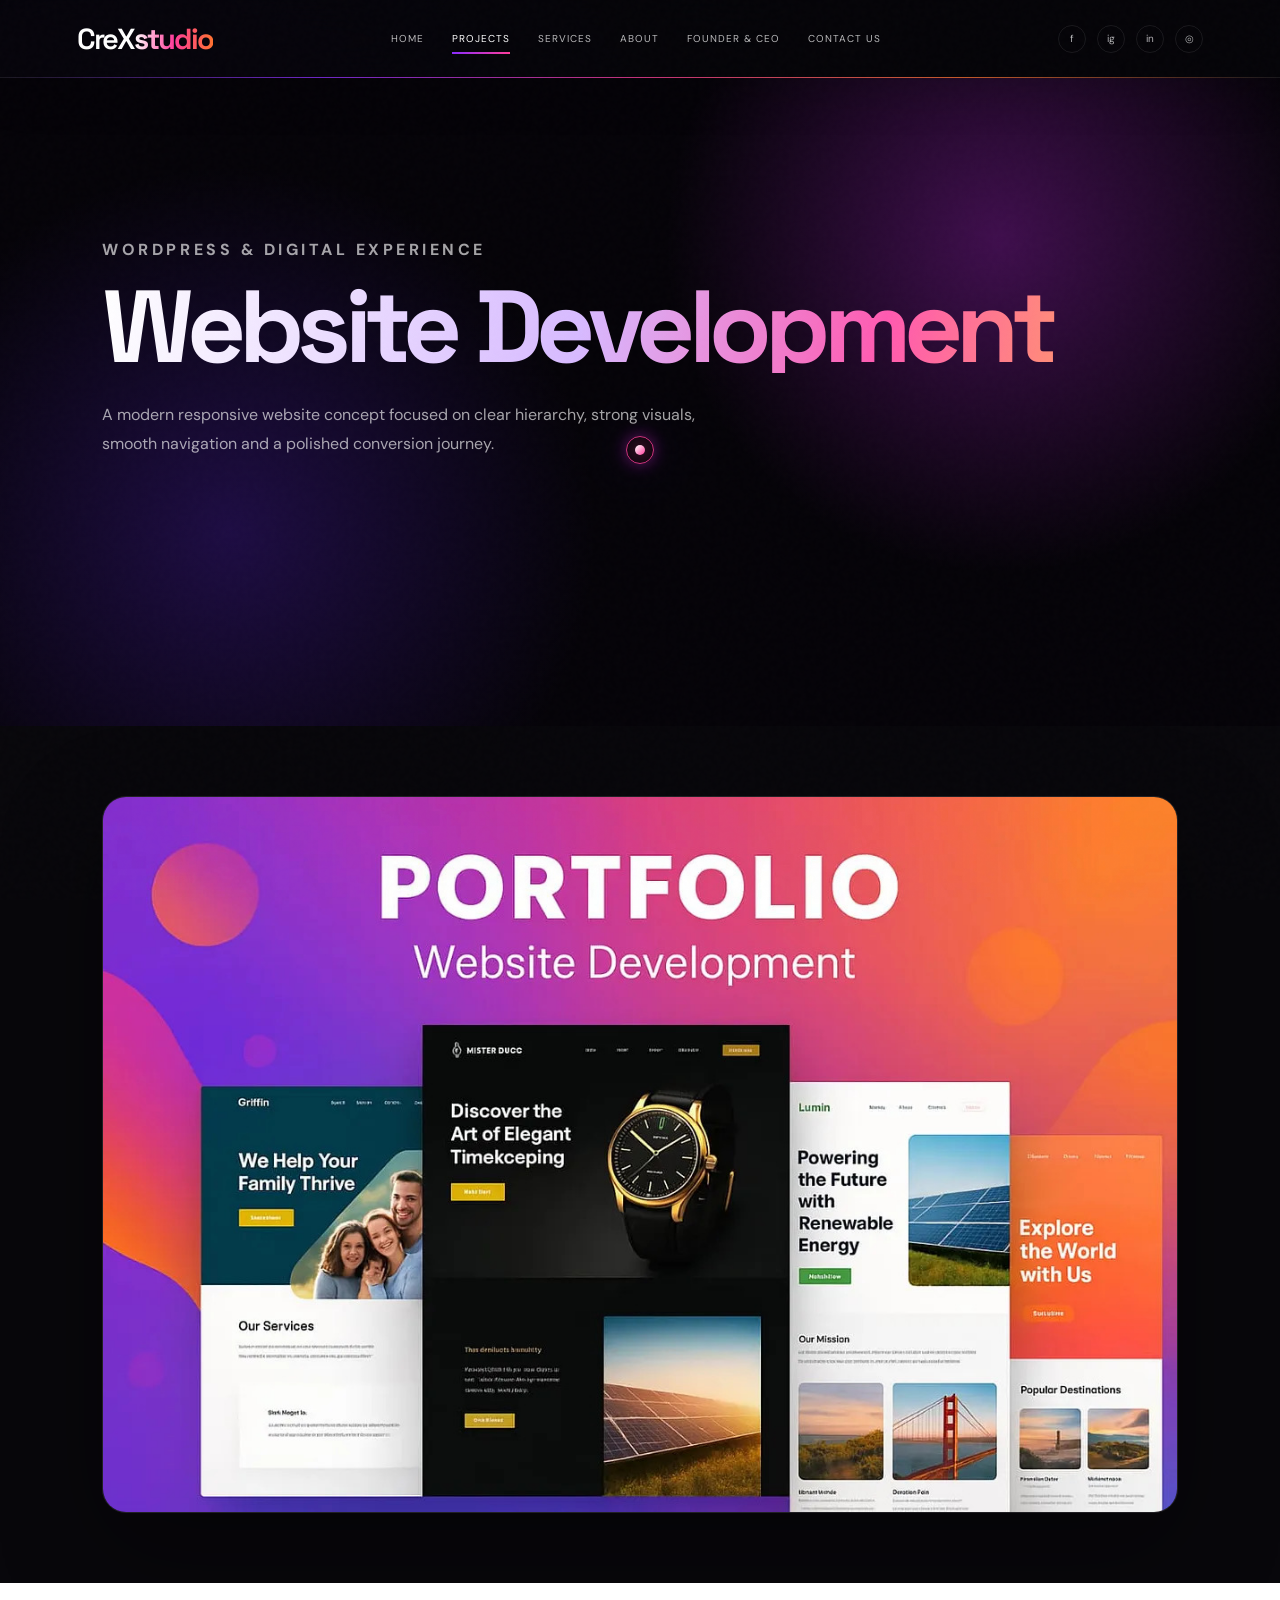
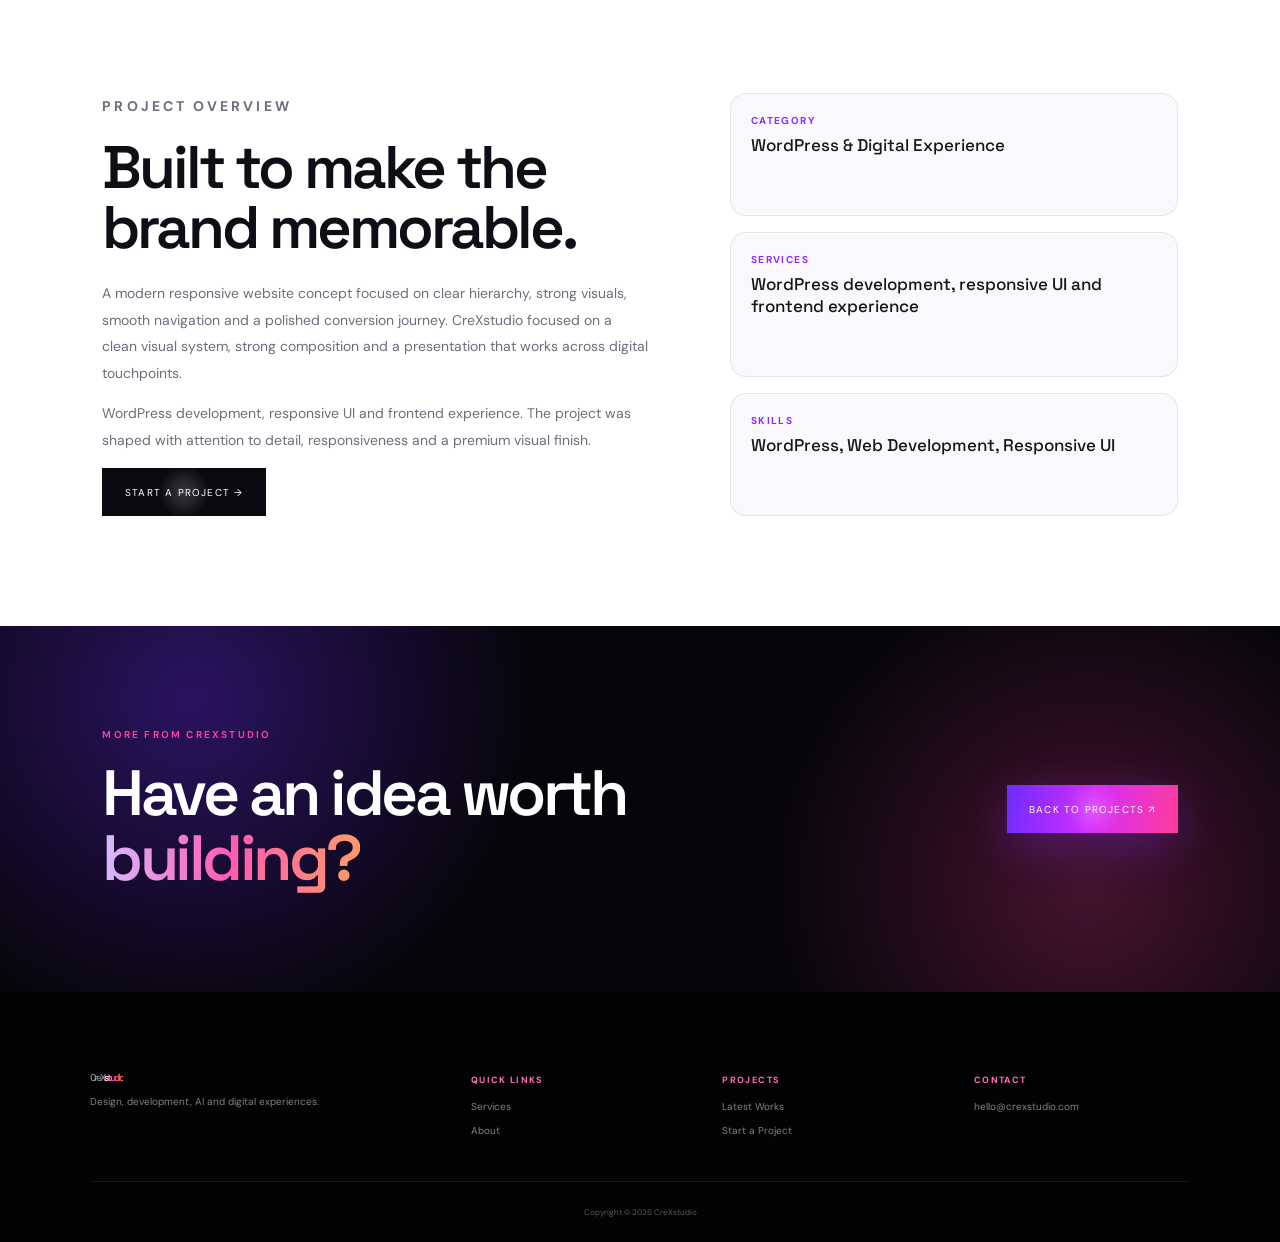
<file: project-wordpress.html>
<!doctype html><html lang="en"><head><meta charset="utf-8"><meta name="viewport" content="width=device-width,initial-scale=1"><meta name="description" content="Website Development — CreXstudio project"><title>Website Development | CreXstudio</title><link rel="stylesheet" href="style.css"></head><body>
<div class="cursor"></div><header class="topbar"><a class="logo" href="index.html">CreX<b>studio</b></a><nav class="navlinks"><a href="index.html">Home</a><a class="active" href="projects.html">Projects</a><a href="services.html">Services</a><a href="about.html">About</a><a href="founder.html">Founder & CEO</a><a href="contact.html">Contact Us</a></nav><div class="social"><span>f</span><span>ig</span><span>in</span><span>◎</span></div><button class="menu">☰</button></header>
<section class="project-detail-hero"><div class="fade"><p class="eyebrow">WordPress & Digital Experience</p><h1>Website Development</h1><p>A modern responsive website concept focused on clear hierarchy, strong visuals, smooth navigation and a polished conversion journey.</p></div></section>
<section class="project-detail-media"><img class="fade" src="assets/wordpress.jpg" alt="Website Development"></section>
<section class="project-detail-content"><div class="fade"><p class="eyebrow">Project Overview</p><h2>Built to make the brand memorable.</h2><p>A modern responsive website concept focused on clear hierarchy, strong visuals, smooth navigation and a polished conversion journey. CreXstudio focused on a clean visual system, strong composition and a presentation that works across digital touchpoints.</p><p>WordPress development, responsive UI and frontend experience. The project was shaped with attention to detail, responsiveness and a premium visual finish.</p><a class="btn dark-btn" href="contact.html">START A PROJECT →</a></div>
<div class="project-meta fade"><div><strong>Category</strong><span>WordPress & Digital Experience</span></div><div><strong>Services</strong><span>WordPress development, responsive UI and frontend experience</span></div><div><strong>Skills</strong><span>WordPress, Web Development, Responsive UI</span></div></div></section>
<section class="project-showcase-strip"><div><p class="eyebrow">More from CreXstudio</p><h2>Have an idea worth<br><span>building?</span></h2></div><a class="btn fill" href="projects.html">BACK TO PROJECTS ↗</a></section>
<footer><div class="footer-col"><a class="logo" href="index.html">CreX<b>studio</b></a><p>Design, development, AI and digital experiences.</p></div><div class="footer-col"><h4>Quick Links</h4><a href="services.html">Services</a><a href="about.html">About</a></div><div class="footer-col"><h4>Projects</h4><a href="projects.html">Latest Works</a><a href="contact.html">Start a Project</a></div><div class="footer-col"><h4>Contact</h4><a href="mailto:hello@crexstudio.com">hello@crexstudio.com</a></div><div class="copyright">Copyright © 2026 CreXstudio</div></footer>
<script src="script.js"></script></body></html>
</file>
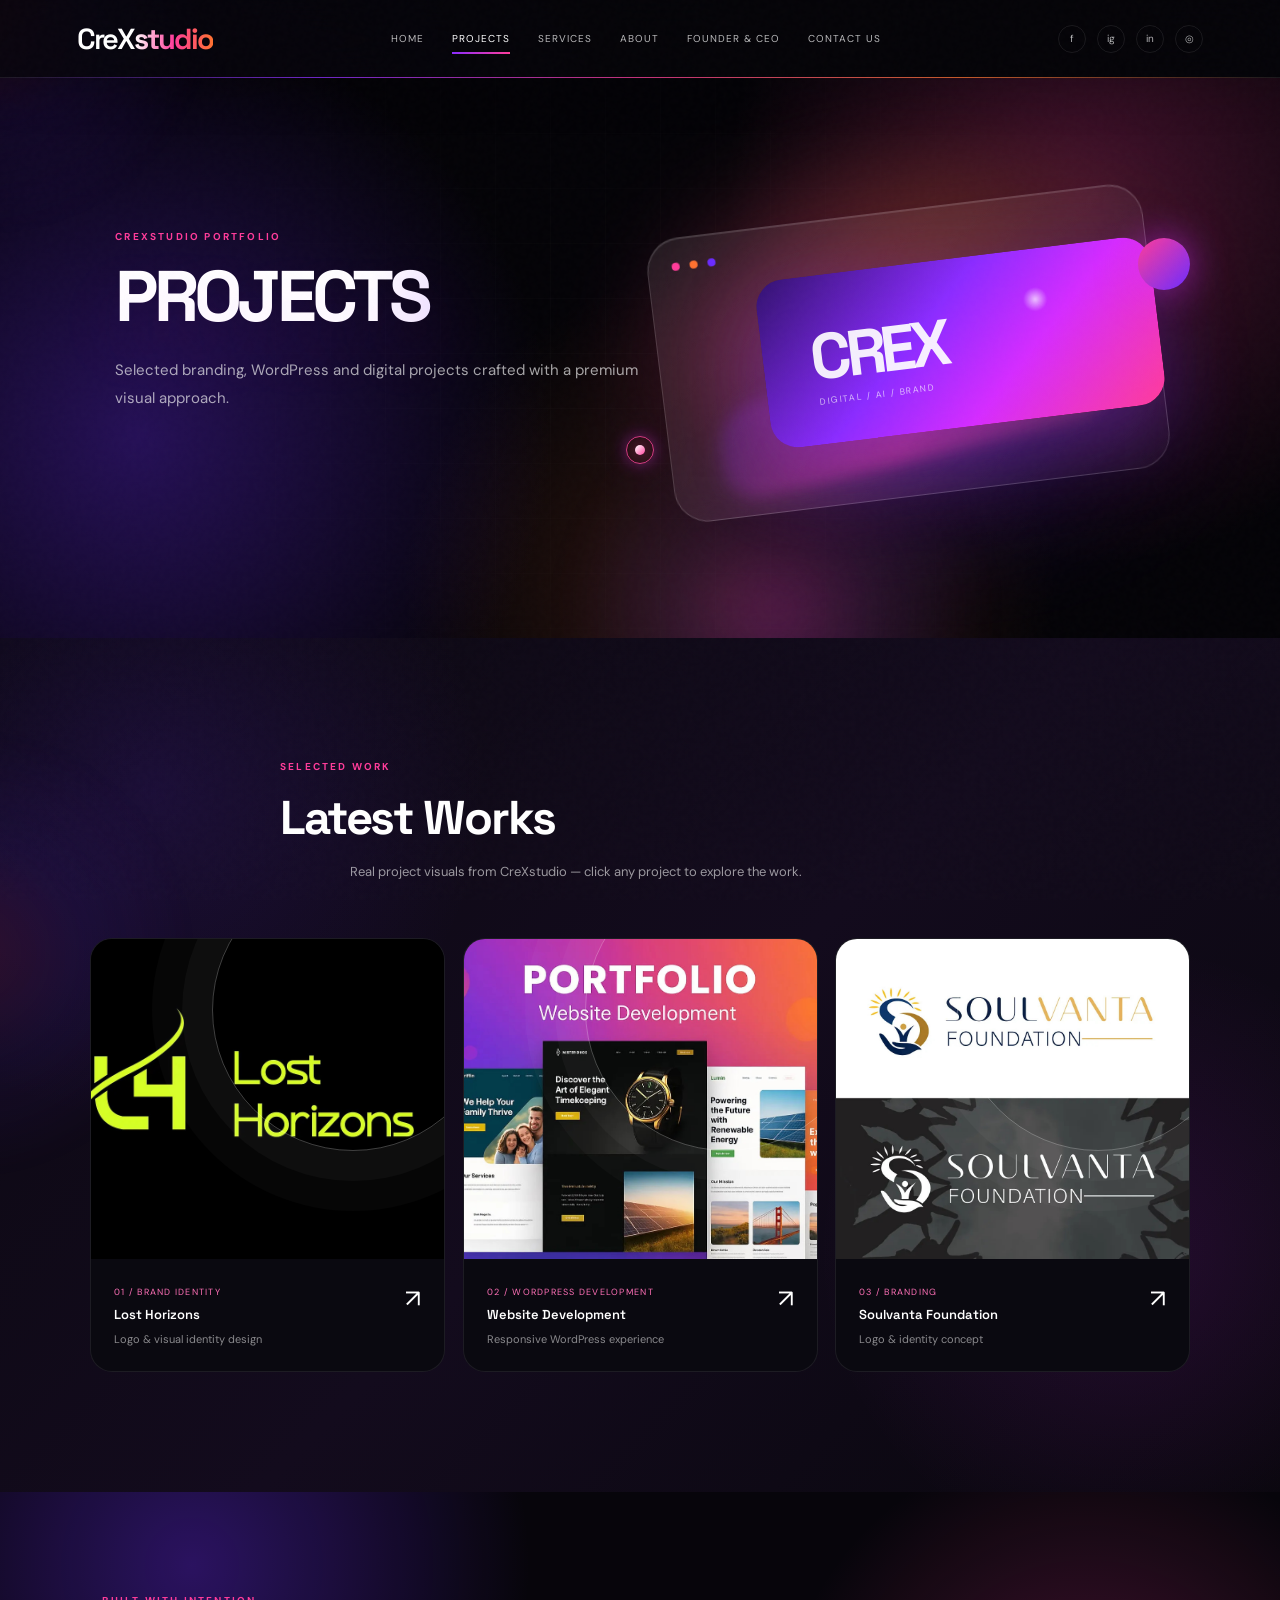
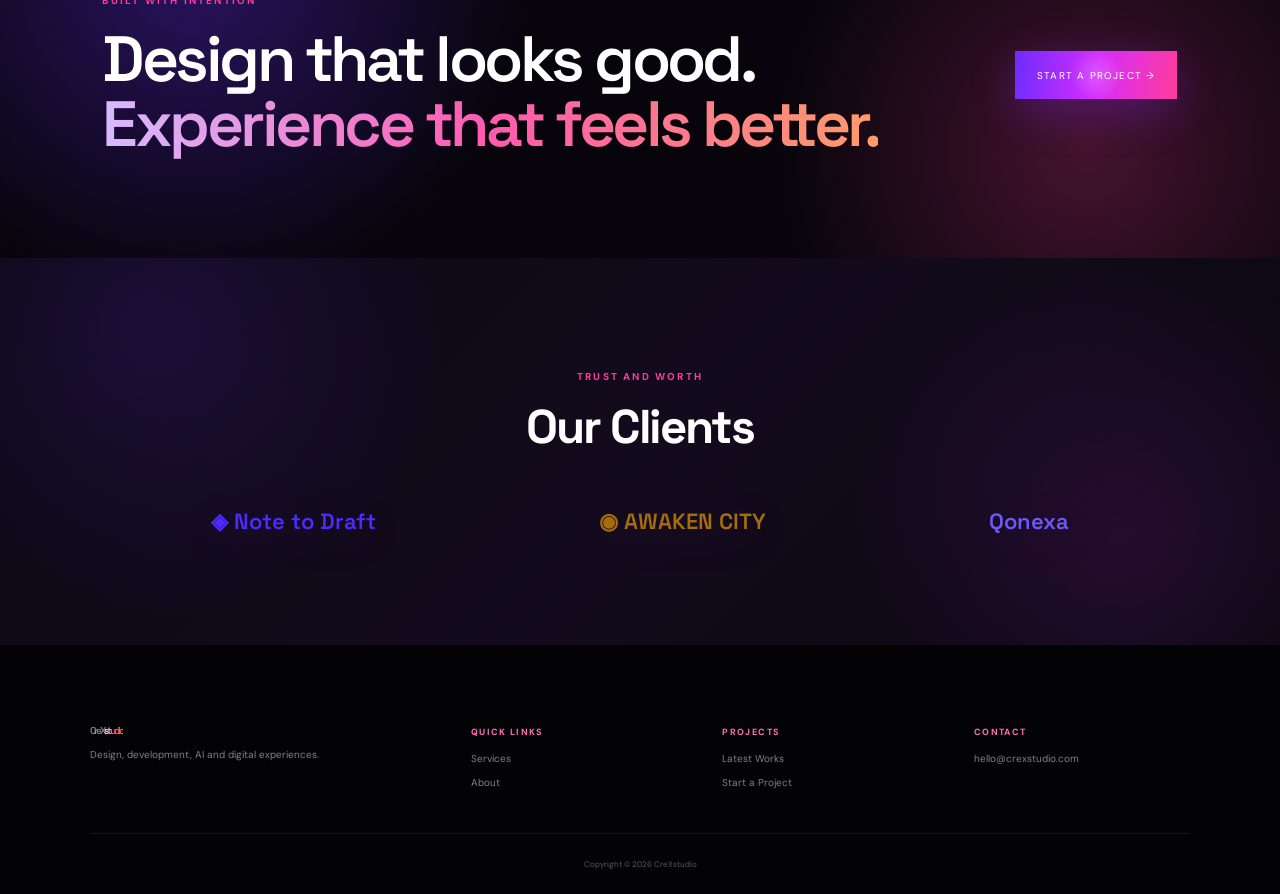
<file: projects.html>
<!doctype html>
<html lang="en"><head><meta charset="utf-8"><meta name="viewport" content="width=device-width,initial-scale=1">
<meta name="description" content="CreXstudio portfolio — branding, WordPress and digital experiences.">
<title>Projects | CreXstudio</title><link rel="stylesheet" href="style.css"></head><body>
<div class="cursor"></div>
<header class="topbar"><a class="logo" href="index.html">CreX<b>studio</b></a><nav class="navlinks">
<a href="index.html">Home</a><a class="active" href="projects.html">Projects</a><a href="services.html">Services</a><a href="about.html">About</a><a href="founder.html">Founder & CEO</a><a href="contact.html">Contact Us</a></nav>
<div class="social"><span>f</span><span>ig</span><span>in</span><span>◎</span></div><button class="menu">☰</button></header>

<section class="page-hero projects-hero"><div class="motion-orb"></div>
<div class="page-hero-inner fade"><p class="eyebrow">CreXstudio Portfolio</p><h1>PROJECTS</h1>
<p>Selected branding, WordPress and digital projects crafted with a premium visual approach.</p></div>
<div class="hero-art float"><div class="window"></div><div class="screen"></div><div class="bubble one"></div></div></section>

<section class="section portfolio-section">
<div class="section-title center fade"><p class="eyebrow">Selected Work</p><h2>Latest Works</h2><p class="sub">Real project visuals from CreXstudio — click any project to explore the work.</p></div>
<div class="project-grid portfolio-grid">
<a class="project project-photo fade" href="project-lost-horizons.html"><div class="project-image"><img src="assets/lost-horizons.jpg" alt="Lost Horizons brand identity and logo design"></div><div class="project-info"><div><small>01 / BRAND IDENTITY</small><h3>Lost Horizons</h3><p>Logo & visual identity design</p></div><b>↗</b></div></a>
<a class="project project-photo fade" href="project-wordpress.html"><div class="project-image"><img src="assets/wordpress.jpg" alt="WordPress website development portfolio"></div><div class="project-info"><div><small>02 / WORDPRESS DEVELOPMENT</small><h3>Website Development</h3><p>Responsive WordPress experience</p></div><b>↗</b></div></a>
<a class="project project-photo fade" href="project-soulvanta.html"><div class="project-image"><img src="assets/soulvanta-foundation.jpg" alt="Soulvanta Foundation identity design"></div><div class="project-info"><div><small>03 / BRANDING</small><h3>Soulvanta Foundation</h3><p>Logo & identity concept</p></div><b>↗</b></div></a>
</div></section>

<section class="project-showcase-strip"><div><p class="eyebrow">Built with intention</p><h2>Design that looks good.<br><span>Experience that feels better.</span></h2></div><a class="btn fill" href="contact.html">START A PROJECT →</a></section>
<section class="clients"><div class="section-title fade"><p class="eyebrow">Trust and Worth</p><h2>Our Clients</h2></div><div class="client-row"><span class="client-logo">◈ Note to Draft</span><span class="client-logo">◉ AWAKEN CITY</span><span class="client-logo">Qonexa</span></div></section>
<footer><div class="footer-col"><a class="logo" href="index.html">CreX<b>studio</b></a><p>Design, development, AI and digital experiences.</p></div><div class="footer-col"><h4>Quick Links</h4><a href="services.html">Services</a><a href="about.html">About</a></div><div class="footer-col"><h4>Projects</h4><a href="projects.html">Latest Works</a><a href="contact.html">Start a Project</a></div><div class="footer-col"><h4>Contact</h4><a href="mailto:hello@crexstudio.com">hello@crexstudio.com</a></div><div class="copyright">Copyright © 2026 CreXstudio</div></footer>
<script src="script.js"></script></body></html>
</file>
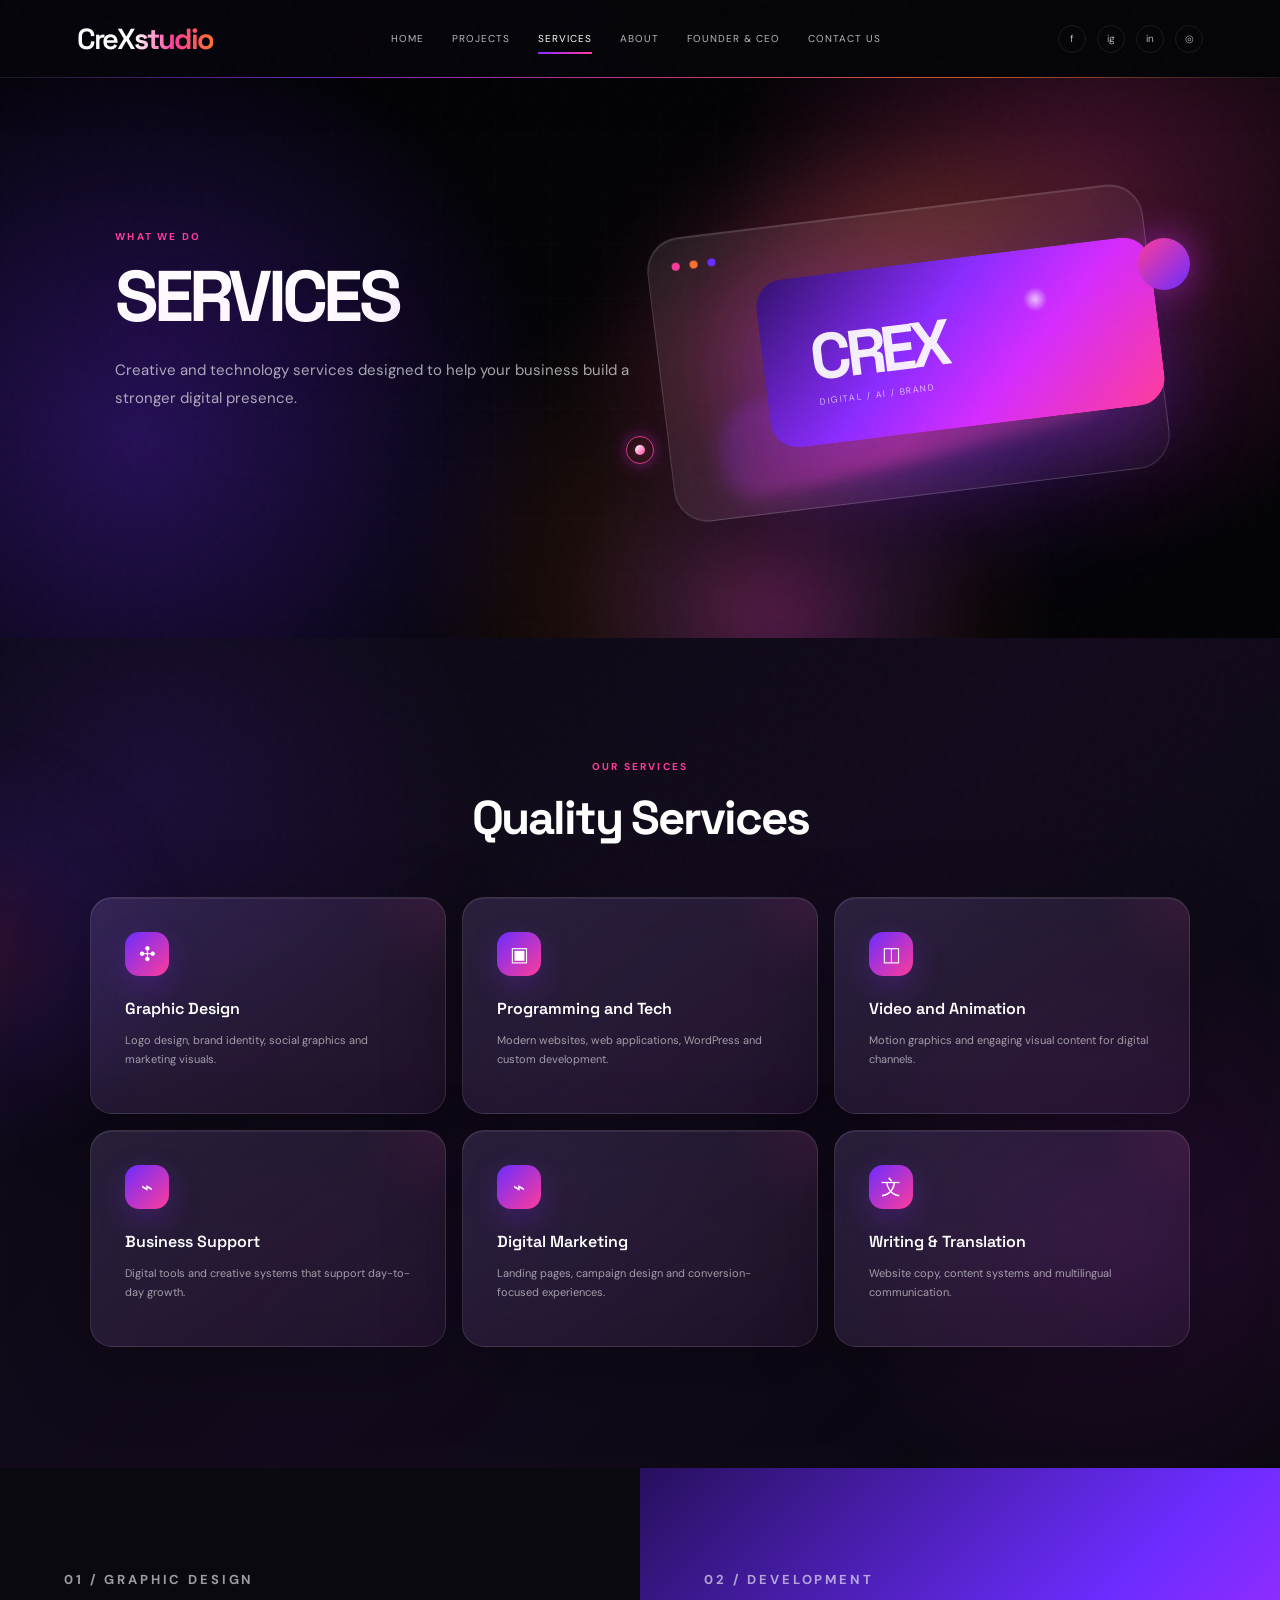
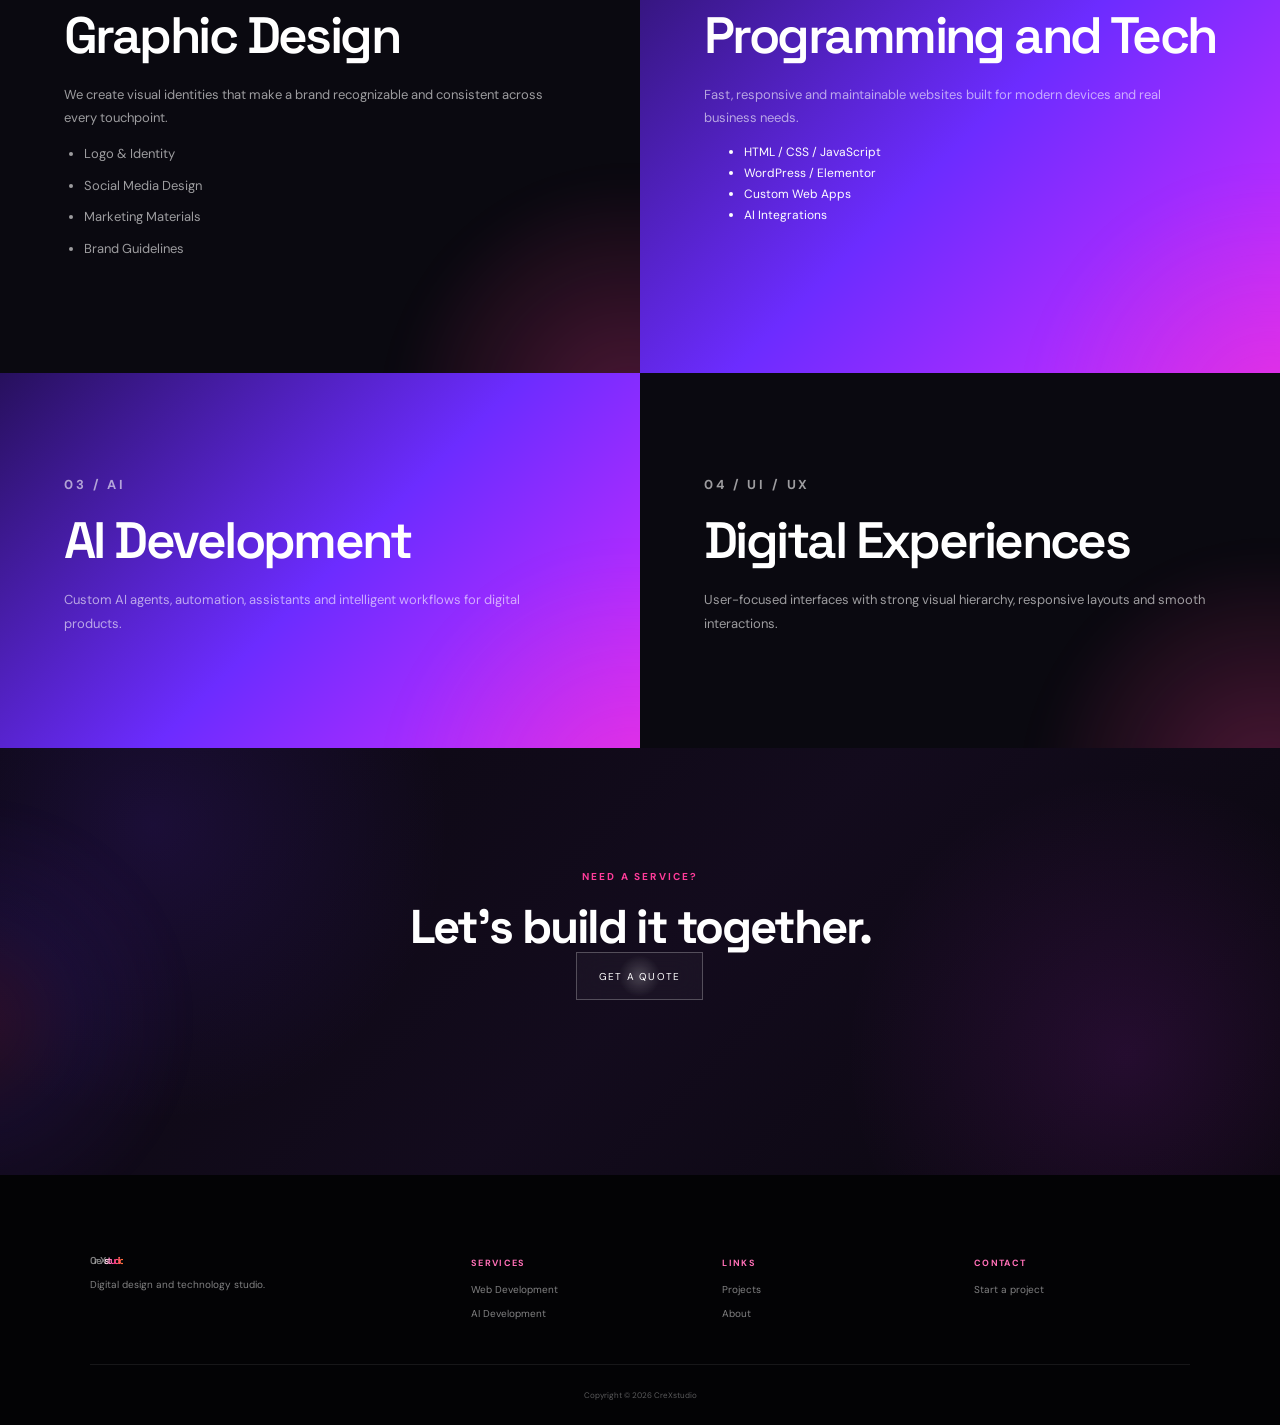
<file: services.html>
<!doctype html><html lang="en"><head><meta charset="utf-8"><meta name="viewport" content="width=device-width,initial-scale=1"><meta name="description" content="CreXstudio — Web, AI, Branding and Digital Solutions"><title>Services | CreXstudio</title><link rel="stylesheet" href="style.css"></head><body>
<div class="cursor"></div>
<header class="topbar"><a class="logo" href="index.html">CreX<b>studio</b></a><nav class="navlinks"><a class="" href="index.html">Home</a><a class="" href="projects.html">Projects</a><a class="active" href="services.html">Services</a><a class="" href="about.html">About</a><a class="" href="founder.html">Founder & CEO</a><a class="" href="contact.html">Contact Us</a></nav><div class="social"><span>f</span><span>ig</span><span>in</span><span>◎</span></div><button class="menu">☰</button></header>

<section class="page-hero"><div class="motion-orb"></div><div class="page-hero-inner fade"><p class="eyebrow">What We Do</p><h1>SERVICES</h1><p>Creative and technology services designed to help your business build a stronger digital presence.</p></div><div class="hero-art float"><div class="window"></div><div class="screen"></div><div class="bubble one"></div></div></section>
<section class="section center"><div class="section-title fade"><p class="eyebrow">Our Services</p><h2>Quality Services</h2></div><div class="services-grid">
<div class="service fade"><div class="icon">✣</div><h3>Graphic Design</h3><p>Logo design, brand identity, social graphics and marketing visuals.</p></div><div class="service fade"><div class="icon">▣</div><h3>Programming and Tech</h3><p>Modern websites, web applications, WordPress and custom development.</p></div><div class="service fade"><div class="icon">◫</div><h3>Video and Animation</h3><p>Motion graphics and engaging visual content for digital channels.</p></div><div class="service fade"><div class="icon">⌁</div><h3>Business Support</h3><p>Digital tools and creative systems that support day-to-day growth.</p></div><div class="service fade"><div class="icon">⌁</div><h3>Digital Marketing</h3><p>Landing pages, campaign design and conversion-focused experiences.</p></div><div class="service fade"><div class="icon">文</div><h3>Writing & Translation</h3><p>Website copy, content systems and multilingual communication.</p></div></div></section>
<section class="split-section split"><div class="split-dark"><p class="eyebrow">01 / Graphic Design</p><h2>Graphic Design</h2><p>We create visual identities that make a brand recognizable and consistent across every touchpoint.</p><ul><li>Logo & Identity</li><li>Social Media Design</li><li>Marketing Materials</li><li>Brand Guidelines</li></ul></div><div class="split-blue"><p class="eyebrow">02 / Development</p><h2>Programming and Tech</h2><p>Fast, responsive and maintainable websites built for modern devices and real business needs.</p><ul><li>HTML / CSS / JavaScript</li><li>WordPress / Elementor</li><li>Custom Web Apps</li><li>AI Integrations</li></ul></div></section>
<section class="split-section split"><div class="split-blue"><p class="eyebrow">03 / AI</p><h2>AI Development</h2><p>Custom AI agents, automation, assistants and intelligent workflows for digital products.</p></div><div class="split-dark"><p class="eyebrow">04 / UI / UX</p><h2>Digital Experiences</h2><p>User-focused interfaces with strong visual hierarchy, responsive layouts and smooth interactions.</p></div></section>
<section class="section center"><div class="section-title fade"><p class="eyebrow">Need a service?</p><h2>Let's build it together.</h2><a class="btn" href="contact.html">GET A QUOTE</a></div></section>
<footer><div class="footer-col"><a class="logo" href="index.html">CreX<b>studio</b></a><p>Digital design and technology studio.</p></div><div class="footer-col"><h4>Services</h4><a href="services.html">Web Development</a><a href="services.html">AI Development</a></div><div class="footer-col"><h4>Links</h4><a href="projects.html">Projects</a><a href="about.html">About</a></div><div class="footer-col"><h4>Contact</h4><a href="contact.html">Start a project</a></div><div class="copyright">Copyright © 2026 CreXstudio</div></footer>
<script src="script.js"></script></body></html>
</file>
<file: style.css>
@import url('https://fonts.googleapis.com/css2?family=DM+Sans:wght@400;500;600;700&family=Space+Grotesk:wght@400;500;600;700&display=swap');
:root{
 --black:#050507;--black2:#0b0910;--ink:#14131a;--muted:#7e788b;--line:rgba(20,10,30,.1);
 --violet:#6c2cff;--purple:#8b2cff;--magenta:#d52cff;--pink:#ff3c9a;--orange:#ff7130;
 --white:#fff;--cream:#fbf9fd;--ease:cubic-bezier(.16,1,.3,1)
}
*{box-sizing:border-box}html{scroll-behavior:smooth}body{margin:0;color:var(--ink);font-family:'DM Sans',sans-serif;background:var(--cream);overflow-x:hidden}body:before{content:'';position:fixed;inset:0;pointer-events:none;z-index:9997;opacity:.025;background-image:url("data:image/svg+xml,%3Csvg viewBox='0 0 180 180' xmlns='http://www.w3.org/2000/svg'%3E%3Cfilter id='n'%3E%3CfeTurbulence type='fractalNoise' baseFrequency='.9' numOctaves='3' stitchTiles='stitch'/%3E%3C/filter%3E%3Crect width='100%25' height='100%25' filter='url(%23n)' opacity='.7'/%3E%3C/svg%3E")}a{text-decoration:none;color:inherit}button,input,textarea{font:inherit}::selection{background:var(--pink);color:#fff}
.topbar{height:78px;position:sticky;top:0;z-index:1000;display:flex;align-items:center;justify-content:space-between;padding:0 6%;color:#fff;background:rgba(5,5,7,.78);backdrop-filter:blur(24px);border-bottom:1px solid rgba(255,255,255,.08);box-shadow:0 10px 50px rgba(0,0,0,.16)}.topbar:after{content:'';position:absolute;left:0;right:0;bottom:-1px;height:1px;background:linear-gradient(90deg,transparent,var(--purple),var(--pink),var(--orange),transparent);opacity:.75}.logo{font:600 29px 'Space Grotesk';letter-spacing:-2px;white-space:nowrap}.logo b{background:linear-gradient(90deg,#fff,var(--pink),var(--orange));-webkit-background-clip:text;background-clip:text;color:transparent}.navlinks{display:flex;gap:28px;align-items:center}.navlinks a{font-size:11px;text-transform:uppercase;letter-spacing:.1em;opacity:.72;position:relative;transition:.3s}.navlinks a:after{content:'';position:absolute;left:0;right:100%;bottom:-9px;height:2px;background:linear-gradient(90deg,var(--purple),var(--pink));transition:.35s var(--ease)}.navlinks a:hover,.navlinks a.active{opacity:1}.navlinks a:hover:after,.navlinks a.active:after{right:0}.social{display:flex;gap:11px}.social span{width:28px;height:28px;display:grid;place-items:center;border:1px solid rgba(255,255,255,.12);border-radius:50%;font-size:10px;opacity:.7;transition:.3s}.social span:hover{opacity:1;transform:translateY(-3px);border-color:rgba(255,60,154,.5);box-shadow:0 0 20px rgba(213,44,255,.25)}.menu{display:none;color:#fff;background:none;border:0;font-size:24px}
.hero,.page-hero,.founder-hero{position:relative;min-height:calc(100vh - 78px);overflow:hidden;color:#fff;background:#040307;isolation:isolate}.hero:before,.page-hero:before,.founder-hero:before{content:'';position:absolute;inset:-20%;z-index:-3;background:radial-gradient(circle at 22% 60%,rgba(108,44,255,.32),transparent 28%),radial-gradient(circle at 75% 30%,rgba(255,60,154,.25),transparent 25%),radial-gradient(circle at 55% 80%,rgba(255,113,48,.18),transparent 28%),#040307;animation:ambient 12s ease-in-out infinite alternate}.hero:after,.page-hero:after,.founder-hero:after{content:'';position:absolute;inset:0;z-index:-2;opacity:.38;background-image:linear-gradient(rgba(255,255,255,.045) 1px,transparent 1px),linear-gradient(90deg,rgba(255,255,255,.045) 1px,transparent 1px);background-size:55px 55px;mask-image:radial-gradient(circle at 50% 50%,#000,transparent 75%);animation:gridMove 24s linear infinite}.hero-content,.page-hero-inner,.founder-hero>div:first-child{position:relative;z-index:4;max-width:680px;padding:16vh 0 10vh 9%;animation:heroIn 1s var(--ease) both}.eyebrow{font-size:10px;letter-spacing:.22em;text-transform:uppercase;color:var(--pink);font-weight:700;margin:0 0 18px}.hero h1,.page-hero h1,.founder-hero h1{font:700 clamp(58px,10vw,140px)/.86 'Space Grotesk';letter-spacing:-.075em;margin:0;background:linear-gradient(100deg,#fff 0%,#fff 30%,#d7baff 52%,#ff5ab0 72%,#ff9b69 100%);-webkit-background-clip:text;background-clip:text;color:transparent;text-shadow:0 30px 80px rgba(213,44,255,.14)}.hero .desc,.page-hero-inner>p:last-child,.founder-hero>div:first-child>p:last-of-type{max-width:560px;font-size:15px;line-height:1.85;color:rgba(255,255,255,.64);margin:28px 0}.buttons{display:flex;gap:14px;flex-wrap:wrap}.btn{position:relative;display:inline-flex;align-items:center;justify-content:center;gap:10px;min-height:48px;padding:0 22px;border:1px solid rgba(255,255,255,.25);color:#fff;background:rgba(255,255,255,.035);font-size:10px;letter-spacing:.14em;text-transform:uppercase;overflow:hidden;transition:transform .35s var(--ease),border-color .35s,box-shadow .35s,background .35s;backdrop-filter:blur(14px)}.btn:before{content:'';position:absolute;inset:-2px;background:radial-gradient(circle at var(--mx,50%) var(--my,50%),rgba(255,255,255,.3),transparent 30%);opacity:.65}.btn>*{position:relative}.btn:hover{transform:translateY(-4px);border-color:rgba(255,60,154,.65);box-shadow:0 18px 45px rgba(213,44,255,.2)}.btn.fill{border:0;background:linear-gradient(100deg,var(--violet),var(--magenta),var(--pink));box-shadow:0 12px 45px rgba(139,44,255,.32)}.text-link{display:inline-flex;align-items:center;color:#fff;font-size:10px;letter-spacing:.12em;text-transform:uppercase;opacity:.75}.text-link:hover{opacity:1;color:#ff70b7}.hero-art{position:absolute;right:5%;top:12%;width:min(50vw,690px);height:72%;z-index:2}.hero-art:before{content:'';position:absolute;inset:10% 0 8% 15%;border-radius:50%;background:conic-gradient(from 90deg,transparent,var(--violet),var(--pink),var(--orange),transparent);filter:blur(55px);opacity:.35;animation:spin 14s linear infinite}.window{position:absolute;inset:16% 9% 13% 13%;border:1px solid rgba(255,255,255,.16);border-radius:34px;background:linear-gradient(145deg,rgba(255,255,255,.08),rgba(255,255,255,.015));backdrop-filter:blur(20px);box-shadow:inset 0 1px rgba(255,255,255,.12),0 40px 100px rgba(0,0,0,.35);transform:rotate(-7deg);overflow:hidden}.window:before{content:'';position:absolute;left:24px;top:24px;width:8px;height:8px;border-radius:50%;background:var(--pink);box-shadow:18px 0 var(--orange),36px 0 var(--violet)}.window:after{content:'';position:absolute;left:10%;right:10%;bottom:13%;height:34%;border-radius:40px;background:linear-gradient(120deg,rgba(108,44,255,.2),rgba(255,60,154,.45),rgba(255,113,48,.18));filter:blur(8px);transform:skewY(-7deg)}.screen{position:absolute;width:62%;height:42%;right:9%;top:28%;border-radius:28px;background:radial-gradient(circle at 70% 30%,rgba(255,255,255,.7),transparent 4%),linear-gradient(135deg,#32126f,#8b2cff 40%,#d52cff 65%,#ff3c9a);box-shadow:0 30px 80px rgba(139,44,255,.35);transform:rotate(-7deg);animation:screenFloat 6s ease-in-out infinite}.screen:before{content:'CREX';position:absolute;left:12%;top:24%;font:700 clamp(30px,5vw,72px) 'Space Grotesk';letter-spacing:-.08em;color:rgba(255,255,255,.92)}.screen:after{content:'DIGITAL / AI / BRAND';position:absolute;left:13%;bottom:22%;font-size:9px;letter-spacing:.18em;color:rgba(255,255,255,.65)}.bubble{position:absolute;border-radius:50%;background:linear-gradient(135deg,var(--pink),var(--violet));box-shadow:0 0 40px rgba(213,44,255,.6);animation:float 5s ease-in-out infinite}.bubble.one{width:52px;height:52px;right:4%;top:23%}.bubble.two{width:20px;height:20px;left:8%;bottom:18%;background:var(--orange);animation-delay:-2s}.motion-orb{position:absolute;width:420px;height:420px;right:23%;bottom:-180px;border-radius:50%;background:radial-gradient(circle,rgba(213,44,255,.25),rgba(108,44,255,.12),transparent 70%);filter:blur(20px);z-index:-1;animation:orb 9s ease-in-out infinite}
.stats{position:relative;z-index:10;margin:-70px 6% 0;padding:26px 3%;display:grid;grid-template-columns:repeat(4,1fr);gap:1px;background:rgba(255,255,255,.08);border:1px solid rgba(255,255,255,.12);border-radius:24px;color:#fff;backdrop-filter:blur(24px);box-shadow:0 35px 90px rgba(0,0,0,.3);overflow:hidden}.stats:before{content:'';position:absolute;inset:0;background:linear-gradient(90deg,transparent,rgba(255,255,255,.04),transparent);transform:translateX(-100%);animation:sheen 5s infinite}.stat{padding:14px 28px;border-right:1px solid rgba(255,255,255,.09)}.stat:last-child{border-right:0}.stat strong{display:block;font:600 32px 'Space Grotesk';letter-spacing:-.05em}.stat span{display:block;color:rgba(255,255,255,.48);font-size:10px;margin-top:5px}
.section{padding:120px 7%;position:relative}.section.center{text-align:center}.section-title{max-width:720px;margin:0 auto 55px}.section-title h2{font:700 clamp(36px,5vw,66px)/1 'Space Grotesk';letter-spacing:-.055em;margin:0;color:#100d17}.section-title .sub{color:var(--muted);line-height:1.8;font-size:13px;max-width:580px;margin:18px auto}.services-grid{display:grid;grid-template-columns:repeat(3,1fr);gap:16px;text-align:left}.service,.country,.review{padding:34px;background:#fff;border:1px solid rgba(30,10,50,.07);border-radius:22px;box-shadow:0 18px 55px rgba(31,11,48,.06);transition:transform .5s var(--ease),box-shadow .5s,border-color .5s;position:relative;overflow:hidden}.service:before,.country:before,.review:before{content:'';position:absolute;width:180px;height:180px;right:-90px;top:-90px;border-radius:50%;background:radial-gradient(circle,var(--pink),transparent 68%);opacity:.08;transition:.6s}.service:hover,.country:hover,.review:hover{transform:translateY(-10px);box-shadow:0 30px 80px rgba(67,16,96,.12);border-color:rgba(139,44,255,.22)}.service:hover:before,.country:hover:before,.review:hover:before{transform:scale(1.8);opacity:.16}.icon{width:44px;height:44px;display:grid;place-items:center;border-radius:14px;color:#fff;background:linear-gradient(135deg,var(--violet),var(--pink));box-shadow:0 10px 30px rgba(139,44,255,.25);font-size:20px;margin-bottom:22px}.service h3,.country h3{font:600 18px 'Space Grotesk';margin:0 0 12px}.service p,.country p,.review p{font-size:12px;line-height:1.8;color:var(--muted)}.more{display:inline-block;margin-top:18px;font-size:9px;letter-spacing:.14em;color:var(--purple);font-weight:700}
.home-founder{position:relative;min-height:760px;padding:120px 8%;display:grid;grid-template-columns:1fr 1fr;gap:7%;align-items:center;color:#fff;background:#050507;overflow:hidden}.home-founder:before{content:'';position:absolute;inset:0;background:radial-gradient(circle at 72% 50%,rgba(108,44,255,.24),transparent 25%),radial-gradient(circle at 92% 20%,rgba(255,60,154,.18),transparent 20%),linear-gradient(130deg,#050507,#0b0610);z-index:0}.home-founder:after{content:'CREX';position:absolute;right:-5%;bottom:-12%;font:700 30vw 'Space Grotesk';letter-spacing:-.1em;color:rgba(255,255,255,.018);z-index:0}.home-founder-copy,.home-founder-visual{position:relative;z-index:2}.home-founder-copy h2{font:700 clamp(48px,6vw,88px)/.9 'Space Grotesk';letter-spacing:-.065em;margin:0 0 22px}.home-founder-copy h2 span{background:linear-gradient(90deg,var(--purple),var(--pink),var(--orange));-webkit-background-clip:text;background-clip:text;color:transparent}.founder-name{font:600 25px 'Space Grotesk';margin-top:20px}.founder-role{color:#ff70b7;font-size:12px;letter-spacing:.14em;text-transform:uppercase;margin:8px 0 18px}.founder-desc{max-width:560px;color:rgba(255,255,255,.57);font-size:14px;line-height:1.9}.founder-tags{display:flex;flex-wrap:wrap;gap:8px;margin:24px 0}.founder-tags span{padding:9px 12px;border:1px solid rgba(255,255,255,.1);border-radius:999px;color:rgba(255,255,255,.7);font-size:9px;letter-spacing:.08em;background:rgba(255,255,255,.025);backdrop-filter:blur(10px)}.founder-actions{display:flex;gap:18px;align-items:center;flex-wrap:wrap}.home-founder-visual{min-height:560px;display:grid;place-items:center}.founder-grid{position:absolute;inset:0;background-image:linear-gradient(rgba(255,255,255,.05) 1px,transparent 1px),linear-gradient(90deg,rgba(255,255,255,.05) 1px,transparent 1px);background-size:34px 34px;mask-image:radial-gradient(circle,#000 20%,transparent 72%);opacity:.7}.founder-card-glow{position:absolute;width:320px;height:320px;border-radius:50%;background:conic-gradient(from 0deg,var(--violet),var(--purple),var(--magenta),var(--pink),var(--orange),var(--violet));filter:blur(35px);opacity:.55;animation:spin 8s linear infinite}.founder-avatar{position:relative;width:270px;height:270px;display:grid;place-items:center;border-radius:50%;font:700 76px 'Space Grotesk';letter-spacing:-.08em;background:radial-gradient(circle at 35% 25%,#2b1b48,#08070a 65%);border:1px solid rgba(255,255,255,.16);box-shadow:0 0 0 12px rgba(255,255,255,.015),0 0 0 26px rgba(213,44,255,.025),0 35px 120px rgba(0,0,0,.6);z-index:3}.founder-avatar:before{content:'';position:absolute;inset:-20px;border-radius:50%;border:1px dashed rgba(255,255,255,.16);animation:spin 22s linear infinite}.home-orbit{position:absolute;border:1px solid rgba(255,255,255,.13);border-radius:50%;animation:orbit 18s linear infinite}.orbit-a{width:380px;height:180px;transform:rotate(-18deg)}.orbit-b{width:470px;height:230px;transform:rotate(54deg);animation-direction:reverse;animation-duration:23s}.orbit-c{width:310px;height:310px;border-style:dashed;animation-duration:28s}.founder-badge{position:absolute;padding:13px 16px;border-radius:16px;border:1px solid rgba(255,255,255,.12);background:rgba(12,9,16,.62);backdrop-filter:blur(18px);box-shadow:0 18px 55px rgba(0,0,0,.35);z-index:4}.founder-badge b{display:block;font:600 16px 'Space Grotesk';color:#fff}.founder-badge small{display:block;color:rgba(255,255,255,.48);font-size:8px;text-transform:uppercase;letter-spacing:.1em;margin-top:3px}.badge-one{left:3%;top:25%;animation:float 5s ease-in-out infinite}.badge-two{right:3%;top:13%;animation:float 6s ease-in-out -1s infinite}.badge-three{right:8%;bottom:18%;animation:float 5.5s ease-in-out -2s infinite}
.split-section{display:grid;grid-template-columns:1fr 1fr}.split-dark,.split-blue{padding:100px 10%;color:#fff;position:relative;overflow:hidden}.split-dark{background:#0a0910}.split-blue{background:linear-gradient(135deg,#27105d,#6c2cff 52%,#d52cff)}.split-dark:after,.split-blue:after{content:'';position:absolute;width:520px;height:520px;border-radius:50%;right:-250px;bottom:-300px;background:radial-gradient(circle,rgba(255,60,154,.28),transparent 65%);filter:blur(15px);animation:orb 8s ease-in-out infinite}.split-dark h2,.split-blue h2{font:600 clamp(32px,4vw,58px)/1.05 'Space Grotesk';letter-spacing:-.05em;margin:0 0 20px;position:relative;z-index:2}.split-dark p,.split-blue p,.split-dark li{color:rgba(255,255,255,.6);line-height:1.8;font-size:13px;position:relative;z-index:2}.split-dark ul{padding-left:20px}.split-dark li{margin:8px 0}
.cards{display:grid;grid-template-columns:repeat(3,1fr);gap:16px;max-width:1100px;margin:auto;text-align:left}.country a{font-size:9px;letter-spacing:.12em;color:var(--purple)}.project-grid{display:grid;grid-template-columns:repeat(2,1fr);gap:18px}.project{background:#0a0910;color:#fff;border-radius:22px;overflow:hidden;position:relative;min-height:380px;transition:.5s var(--ease);border:1px solid rgba(255,255,255,.08)}.project-image{height:290px;background:radial-gradient(circle at 70% 30%,rgba(255,255,255,.7),transparent 2%),linear-gradient(130deg,#160d2e,#6c2cff 45%,#d52cff 68%,#ff3c9a);position:relative;overflow:hidden}.project:nth-child(2) .project-image{background:radial-gradient(circle at 25% 25%,rgba(255,255,255,.55),transparent 2%),linear-gradient(130deg,#0a0910,#3c166b 42%,#ff7130 75%,#ff3c9a)}.project-image:before{content:'';position:absolute;width:280px;height:280px;border-radius:50%;right:-50px;top:-70px;border:1px solid rgba(255,255,255,.25);box-shadow:0 0 0 30px rgba(255,255,255,.03),0 0 0 60px rgba(255,255,255,.025);animation:spin 14s linear infinite}.project-image:after{content:'VIEW PROJECT ↗';position:absolute;left:22px;bottom:18px;padding:9px 12px;border:1px solid rgba(255,255,255,.2);border-radius:999px;background:rgba(0,0,0,.24);backdrop-filter:blur(10px);font-size:9px;letter-spacing:.12em;transform:translateY(12px);opacity:0;transition:.4s}.project:hover .project-image:after{transform:none;opacity:1}.project-info{padding:23px;display:flex;justify-content:space-between;align-items:flex-start}.project-info small{font-size:9px;letter-spacing:.14em;color:#ff70b7}.project-info h3{font:600 22px 'Space Grotesk';margin:7px 0 0}.project-info b{font-size:25px;font-weight:400}.project:hover{transform:translateY(-12px);box-shadow:0 35px 100px rgba(57,8,87,.25)}
.clients{padding:110px 7%;text-align:center;background:#fff}.client-row{max-width:1050px;margin:50px auto 0;display:flex;justify-content:space-around;align-items:center;gap:30px;flex-wrap:wrap}.client-logo{font:600 22px 'Space Grotesk';color:#3e374a;transition:.35s}.client-logo:nth-child(1){color:#4d2bff}.client-logo:nth-child(2){color:#a66d0a}.client-logo:nth-child(3){color:#6b5af8}.client-logo:hover{transform:translateY(-7px);filter:drop-shadow(0 12px 22px rgba(139,44,255,.18))}.testimonials{background:#f3eff6}.reviews{display:grid;grid-template-columns:repeat(2,1fr);gap:18px}.review{min-height:220px}.stars{color:#ff9d19;letter-spacing:4px;margin:10px 0}.contact-band{padding:100px 8%;display:grid;grid-template-columns:1fr 1fr;gap:7%;color:#fff;background:#09080d;position:relative;overflow:hidden}.contact-band:before{content:'';position:absolute;width:800px;height:600px;left:-300px;top:-350px;border-radius:50%;background:radial-gradient(circle,rgba(213,44,255,.3),transparent 65%);filter:blur(15px);animation:orb 10s ease-in-out infinite}.contact-band h2{font:700 clamp(45px,6vw,82px) 'Space Grotesk';letter-spacing:-.06em;margin:0}.contact-band p{color:rgba(255,255,255,.58);line-height:1.8}.contact-form{padding:28px;border:1px solid rgba(255,255,255,.1);background:rgba(255,255,255,.04);border-radius:22px;backdrop-filter:blur(18px);position:relative;z-index:2;box-shadow:0 30px 90px rgba(0,0,0,.3)}.contact-form h3{font:500 22px 'Space Grotesk'}.contact-form input,.contact-form textarea{width:100%;margin:7px 0;padding:14px;border:1px solid rgba(255,255,255,.1);background:rgba(255,255,255,.04);color:#fff;outline:none;border-radius:10px}.contact-form textarea{min-height:130px;resize:vertical}.form-row{display:grid;grid-template-columns:1fr 1fr;gap:8px}
footer{padding:70px 7% 25px;background:#030305;color:#fff;display:grid;grid-template-columns:1.6fr 1fr 1fr 1fr;gap:35px;position:relative}.footer-col h4{font-size:10px;text-transform:uppercase;letter-spacing:.15em;color:#ff70b7}.footer-col p,.footer-col a{font-size:11px;line-height:1.8;color:rgba(255,255,255,.5);display:block;margin:7px 0}.footer-col a:hover{color:#fff}.copyright{grid-column:1/-1;padding-top:25px;border-top:1px solid rgba(255,255,255,.08);text-align:center;color:rgba(255,255,255,.35);font-size:9px}
.page-hero{min-height:560px}.page-hero-inner{padding-top:150px}.page-hero h1{font-size:clamp(65px,11vw,150px)}.founder-hero{min-height:calc(100vh - 78px);display:grid;grid-template-columns:1fr 1fr;align-items:center;padding:0 8%}.founder-hero>div:first-child{padding:0;max-width:680px}.founder-hero h2{font:500 clamp(26px,4vw,54px) 'Space Grotesk';margin:18px 0;color:#ff70b7}.founder-orbit{height:520px;display:grid;place-items:center;position:relative}.founder-core{width:240px;height:240px;border-radius:50%;display:grid;place-items:center;text-align:center;font:700 34px/.9 'Space Grotesk';letter-spacing:-.08em;color:#fff;background:radial-gradient(circle at 30% 20%,#382052,#050507 65%);border:1px solid rgba(255,255,255,.16);box-shadow:0 0 0 14px rgba(255,255,255,.02),0 0 100px rgba(139,44,255,.4)}.orbit{position:absolute;border:1px solid rgba(255,255,255,.14);border-radius:50%;animation:spin 16s linear infinite}.o1{width:390px;height:190px;transform:rotate(25deg)}.o2{width:470px;height:270px;transform:rotate(-38deg);animation-direction:reverse;animation-duration:22s}.booking{padding:90px 8%;background:#fff}.booking-box{max-width:1000px;margin:25px auto;padding:25px;border:1px solid var(--line);border-radius:20px;box-shadow:0 25px 70px rgba(20,10,30,.07)}.days{display:grid;grid-template-columns:repeat(7,1fr);margin:25px 0}.day{padding:20px 10px;text-align:center;border-right:1px solid var(--line);font-size:10px;color:#7b7385}.day.active{color:#fff;background:linear-gradient(135deg,var(--violet),var(--pink))}.contact-details{padding:90px 8%;display:grid;grid-template-columns:repeat(3,1fr);gap:20px}.detail{padding:30px;border:1px solid var(--line);border-radius:18px;background:#fff}.detail h3{font:600 22px 'Space Grotesk'}.detail p{font-size:12px;line-height:1.8;color:var(--muted)}
.fade,.reveal-left,.reveal-right{opacity:0;transform:translateY(35px);transition:opacity .9s var(--ease),transform .9s var(--ease)}.reveal-left{transform:translateX(-45px)}.reveal-right{transform:translateX(45px)}.fade.show,.reveal-left.show,.reveal-right.show{opacity:1;transform:none}.cursor{position:fixed;left:0;top:0;width:28px;height:28px;border:1px solid rgba(255,60,154,.8);border-radius:50%;pointer-events:none;z-index:9999;transform:translate(-50%,-50%);box-shadow:0 0 18px rgba(213,44,255,.35),0 0 60px rgba(108,44,255,.15);mix-blend-mode:screen}.cursor:after{content:'';position:absolute;inset:8px;border-radius:50%;background:linear-gradient(135deg,#fff,var(--pink));box-shadow:0 0 18px var(--pink)}.cursor.hover{transform:translate(-50%,-50%) scale(1.8);border-color:#fff;background:rgba(213,44,255,.08)}#scrollProgress{position:fixed;top:0;left:0;width:0;height:3px;background:linear-gradient(90deg,var(--violet),var(--purple),var(--magenta),var(--pink),var(--orange));box-shadow:0 0 20px var(--pink);z-index:10001}.ripple{position:fixed;width:20px;height:20px;border:1px solid #fff;border-radius:50%;pointer-events:none;z-index:9998;transform:translate(-50%,-50%);animation:ripple .8s var(--ease) forwards;box-shadow:0 0 20px var(--pink),0 0 50px rgba(213,44,255,.55)}.page-transition{position:fixed;inset:0;background:linear-gradient(135deg,#050507,#28105a,var(--magenta),var(--pink));z-index:10000;transform:scaleY(0);transform-origin:bottom;pointer-events:none}
@keyframes heroIn{from{opacity:0;transform:translateY(40px)}to{opacity:1;transform:none}}@keyframes ambient{from{transform:scale(1) translate3d(0,0,0)}to{transform:scale(1.08) translate3d(2%, -2%,0)}}@keyframes gridMove{to{background-position:55px 55px}}@keyframes screenFloat{0%,100%{transform:rotate(-7deg) translateY(0)}50%{transform:rotate(-5deg) translateY(-14px)}}@keyframes float{0%,100%{transform:translateY(0)}50%{transform:translateY(-14px)}}@keyframes orb{0%,100%{transform:translate3d(0,0,0) scale(1)}50%{transform:translate3d(25px,-25px,0) scale(1.08)}}@keyframes spin{to{transform:rotate(360deg)}}@keyframes orbit{to{transform:rotate(360deg)}}@keyframes sheen{to{transform:translateX(100%)}}@keyframes ripple{0%{opacity:.9;width:15px;height:15px}100%{opacity:0;width:170px;height:170px}}
@media(max-width:1100px){.navlinks{gap:16px}.social{display:none}.hero-art{right:-5%;opacity:.75}.services-grid{grid-template-columns:repeat(2,1fr)}.home-founder{grid-template-columns:1fr;gap:30px}.home-founder-visual{min-height:500px}.contact-band{grid-template-columns:1fr}.footer{grid-template-columns:repeat(2,1fr)}}
@media(max-width:800px){.topbar{height:68px;padding:0 5%}.logo{font-size:24px}.navlinks{position:absolute;left:4%;right:4%;top:68px;padding:16px;display:none;flex-direction:column;align-items:flex-start;background:rgba(8,6,12,.96);border:1px solid rgba(255,255,255,.1);border-radius:0 0 18px 18px;backdrop-filter:blur(22px)}.navlinks.open{display:flex}.navlinks a{padding:9px 4px}.menu{display:block}.hero,.page-hero,.founder-hero{min-height:700px}.hero-content,.page-hero-inner{padding:110px 7% 70px}.hero h1,.page-hero h1{font-size:clamp(55px,17vw,100px)}.hero-art{width:90vw;height:50%;top:42%;right:-15%;opacity:.48}.stats{grid-template-columns:repeat(2,1fr);margin:-40px 4% 0}.stat{border-right:0}.section{padding:85px 6%}.services-grid,.cards,.project-grid,.reviews,.contact-details{grid-template-columns:1fr}.split-section{grid-template-columns:1fr}.home-founder{padding:90px 7%}.home-founder-visual{min-height:430px}.founder-avatar{width:210px;height:210px;font-size:60px}.orbit-a{width:290px;height:140px}.orbit-b{width:350px;height:180px}.orbit-c{width:250px;height:250px}.founder-badge{transform:scale(.9)}.badge-one{left:0}.badge-two{right:0}.badge-three{right:2%;bottom:10%}.founder-hero{grid-template-columns:1fr;padding:70px 7%}.founder-orbit{height:430px}.days{grid-template-columns:repeat(3,1fr)}.day:nth-child(n+4){display:none}.form-row{grid-template-columns:1fr}footer{grid-template-columns:1fr 1fr}.copyright{grid-column:1/-1}.cursor{display:none}}
@media(max-width:480px){.hero-content,.page-hero-inner{padding-top:95px}.hero .desc,.page-hero-inner>p:last-child{font-size:13px}.stats{grid-template-columns:1fr}.stat{padding:14px 20px;border-bottom:1px solid rgba(255,255,255,.08)}.stat:last-child{border-bottom:0}.section-title h2{font-size:38px}.home-founder-copy h2{font-size:50px}.founder-actions{align-items:flex-start;flex-direction:column}.founder-badge{padding:10px 12px}.badge-one{top:18%}.badge-two{top:6%}.badge-three{bottom:5%}.contact-band{padding:80px 6%}.contact-band h2{font-size:50px}footer{grid-template-columns:1fr}.copyright{grid-column:1}.page-hero{min-height:600px}}
@media(prefers-reduced-motion:reduce){*,*:before,*:after{animation-duration:.001ms!important;animation-iteration-count:1!important;scroll-behavior:auto!important;transition-duration:.001ms!important}.cursor{display:none}}
.premium-marquee{overflow:hidden;background:#050507;color:#fff;border-top:1px solid rgba(255,255,255,.08);border-bottom:1px solid rgba(255,255,255,.08);padding:24px 0;white-space:nowrap}.premium-marquee div{display:inline-block;font:600 13px 'Space Grotesk';letter-spacing:.18em;animation:marquee 28s linear infinite}.premium-marquee span{color:var(--pink);padding:0 26px}.process-strip{padding:120px 8%;background:linear-gradient(180deg,#fff,#f5f0f8);position:relative;overflow:hidden}.process-strip:before{content:'';position:absolute;width:700px;height:500px;right:-300px;top:-300px;border-radius:50%;background:radial-gradient(circle,rgba(213,44,255,.15),transparent 65%);filter:blur(20px)}.process-head{max-width:700px;position:relative;z-index:2}.process-head h2{font:700 clamp(38px,6vw,76px)/.95 'Space Grotesk';letter-spacing:-.06em;margin:0}.process-head h2 span{background:linear-gradient(90deg,var(--purple),var(--pink),var(--orange));-webkit-background-clip:text;background-clip:text;color:transparent}.process-grid{display:grid;grid-template-columns:repeat(4,1fr);gap:1px;margin-top:65px;border:1px solid rgba(20,10,30,.08);border-radius:22px;overflow:hidden;background:rgba(20,10,30,.08);position:relative;z-index:2}.process-grid>div{background:rgba(255,255,255,.88);padding:34px;min-height:230px;transition:.4s}.process-grid>div:hover{background:#fff;transform:translateY(-8px)}.process-grid b{font:600 13px 'Space Grotesk';color:var(--pink)}.process-grid h3{font:600 24px 'Space Grotesk';margin:35px 0 10px}.process-grid p{font-size:11px;line-height:1.8;color:var(--muted);margin:0}@keyframes marquee{to{transform:translateX(-50%)}}@media(max-width:800px){.process-grid{grid-template-columns:1fr 1fr}.process-grid>div{min-height:190px;padding:24px}}@media(max-width:480px){.process-grid{grid-template-columns:1fr}.premium-marquee div{font-size:11px}.process-strip{padding:85px 6%}}

/* V10 visual-only color upgrade: keep the V9 layout/content unchanged */
:root{
 --surface:#0b0812;
 --surface2:#110b1b;
 --surface3:#171020;
 --soft-text:#c9bfd5;
}
body{
 background:
   radial-gradient(circle at 8% 12%, rgba(108,44,255,.14), transparent 24%),
   radial-gradient(circle at 92% 32%, rgba(255,60,154,.11), transparent 24%),
   linear-gradient(135deg,#07050b 0%,#0d0715 48%,#09060d 100%);
 color:#f8f4ff;
}
/* turn the previously white content zones into rich premium surfaces */
.section,
.booking,
.contact-details,
.process-strip,
.clients,
.testimonials{
 background:
   radial-gradient(circle at 12% 18%, rgba(108,44,255,.15), transparent 25%),
   radial-gradient(circle at 88% 72%, rgba(213,44,255,.12), transparent 24%),
   linear-gradient(135deg,#0b0811 0%,#130b1d 52%,#09070d 100%);
 color:#fff;
}
.section:before,
.booking:before,
.contact-details:before,
.process-strip:after,
.clients:before,
.testimonials:before{
 content:'';
 position:absolute;
 pointer-events:none;
 width:460px;height:460px;
 border-radius:50%;
 background:radial-gradient(circle,rgba(255,60,154,.12),rgba(108,44,255,.08),transparent 68%);
 filter:blur(10px);
 animation:premiumAmbient 12s ease-in-out infinite alternate;
}
.section:before{left:-260px;top:10%}
.booking:before{right:-260px;top:8%}
.contact-details:before{left:-250px;bottom:-250px}
.process-strip:after{right:-230px;top:-220px}
.clients:before{left:-240px;top:-220px}
.testimonials:before{right:-240px;bottom:-220px}
.section-title h2,
.process-head h2,
.booking h2,
.contact-details h2{color:#fff}
.section-title .sub,
.service p,.country p,.review p,
.process-grid p,.detail p{color:rgba(255,255,255,.58)}
.service,.country,.review,.detail,.booking-box{
 background:
   linear-gradient(145deg,rgba(255,255,255,.085),rgba(255,255,255,.025)),
   linear-gradient(135deg,rgba(108,44,255,.08),rgba(213,44,255,.045));
 border-color:rgba(255,255,255,.11);
 box-shadow:0 25px 80px rgba(0,0,0,.28),inset 0 1px rgba(255,255,255,.07);
 backdrop-filter:blur(18px);
}
.service h3,.country h3,.detail h3{color:#fff}
.more{color:#ff70b7}
.clients .client-logo{filter:drop-shadow(0 8px 22px rgba(213,44,255,.12))}
.client-row{position:relative;z-index:2}
.testimonials .section-title .sub{color:rgba(255,255,255,.55)}
.process-strip{overflow:hidden}
.process-grid{
 background:rgba(255,255,255,.08);
 border-color:rgba(255,255,255,.1);
 box-shadow:0 25px 80px rgba(0,0,0,.25);
}
.process-grid>div{
 background:linear-gradient(145deg,rgba(255,255,255,.09),rgba(255,255,255,.025));
 color:#fff;
 border-right:1px solid rgba(255,255,255,.08);
}
.process-grid>div:hover{background:linear-gradient(145deg,rgba(139,44,255,.18),rgba(255,60,154,.08))}
.process-grid h3{color:#fff}
.booking-box{position:relative;z-index:2}
.day{color:rgba(255,255,255,.5);border-color:rgba(255,255,255,.08)}
.day.active{box-shadow:0 10px 35px rgba(213,44,255,.28)}
.contact-details{position:relative}
.detail{position:relative;z-index:2}
.premium-marquee{background:linear-gradient(90deg,#08050d,#16091f,#08050d)}
@keyframes premiumAmbient{from{transform:translate3d(-20px,0,0) scale(1)}to{transform:translate3d(30px,-25px,0) scale(1.12)}}

/* V11 — Founder page premium dark + responsive refinement */
.founder-hero{
  min-height:calc(100svh - 78px);
  background:#030207;
  padding:clamp(70px,9vw,120px) clamp(6%,8vw,10%);
  gap:clamp(30px,6vw,90px);
}
.founder-hero:before{
  background:
    radial-gradient(circle at 72% 38%,rgba(108,44,255,.34),transparent 23%),
    radial-gradient(circle at 88% 68%,rgba(255,60,154,.24),transparent 25%),
    radial-gradient(circle at 28% 82%,rgba(255,113,48,.16),transparent 23%),
    linear-gradient(135deg,#030207 0%,#090413 48%,#040207 100%);
}
.founder-hero:after{
  opacity:.24;
  background-size:42px 42px;
  mask-image:radial-gradient(circle at 60% 50%,#000,transparent 72%);
}
.founder-hero>div:first-child{
  width:100%;
  max-width:760px;
  padding:0;
  animation:founderTextIn 1s var(--ease) both;
}
.founder-hero .founder-kicker{
  margin:0 0 18px;
  color:#ff3c9a;
  font-size:11px;
  font-weight:700;
  letter-spacing:.24em;
  text-transform:uppercase;
}
.founder-hero h1{
  max-width:760px;
  font-size:clamp(58px,8.8vw,128px);
  line-height:.86;
  margin:0;
  overflow-wrap:anywhere;
}
.founder-hero h2{
  margin:18px 0 0;
  font-size:clamp(28px,3.5vw,52px);
  line-height:1;
  letter-spacing:-.05em;
  background:linear-gradient(90deg,#fff,#d7baff,#ff5ab0,#ff9b69);
  -webkit-background-clip:text;background-clip:text;color:transparent;
}
.founder-hero>div:first-child>p:last-of-type{
  max-width:600px;
  margin:28px 0;
  font-size:clamp(14px,1.2vw,17px);
  line-height:1.9;
  color:rgba(255,255,255,.62);
}
.founder-orbit{
  width:100%;
  min-height:clamp(360px,42vw,540px);
  max-width:620px;
  justify-self:center;
  filter:drop-shadow(0 35px 90px rgba(108,44,255,.16));
}
.founder-core{
  width:clamp(190px,22vw,270px);
  height:clamp(190px,22vw,270px);
  font-size:clamp(28px,3vw,38px);
  background:
    radial-gradient(circle at 35% 20%,rgba(213,44,255,.22),transparent 28%),
    radial-gradient(circle at 65% 70%,rgba(255,60,154,.12),transparent 30%),
    #06050a;
  box-shadow:
    0 0 0 1px rgba(255,255,255,.1),
    0 0 70px rgba(139,44,255,.34),
    0 0 140px rgba(255,60,154,.12),
    inset 0 0 55px rgba(139,44,255,.12);
}
.founder-core:before{
  content:'';position:absolute;inset:-18px;border-radius:50%;
  border:1px solid rgba(255,60,154,.25);
  box-shadow:0 0 40px rgba(213,44,255,.2);
  animation:pulseRing 3.5s ease-in-out infinite;
}
.founder-info{
  position:relative;
  overflow:hidden;
  display:grid;
  grid-template-columns:minmax(0,1.15fr) minmax(0,.85fr);
  gap:clamp(45px,8vw,120px);
  padding:clamp(85px,10vw,140px) clamp(6%,8vw,10%);
  background:
    radial-gradient(circle at 12% 18%,rgba(108,44,255,.16),transparent 24%),
    radial-gradient(circle at 90% 75%,rgba(255,60,154,.13),transparent 25%),
    linear-gradient(135deg,#07050b,#100818 55%,#050409);
  color:#fff;
  border-top:1px solid rgba(255,255,255,.06);
  border-bottom:1px solid rgba(255,255,255,.06);
}
.founder-info:before{
  content:'';position:absolute;inset:0;pointer-events:none;opacity:.16;
  background-image:linear-gradient(rgba(255,255,255,.04) 1px,transparent 1px),linear-gradient(90deg,rgba(255,255,255,.04) 1px,transparent 1px);
  background-size:48px 48px;
  mask-image:linear-gradient(to bottom,transparent,#000 18%,#000 82%,transparent);
}
.founder-info>div{position:relative;z-index:1;min-width:0}
.founder-info h2{
  margin:0 0 24px;
  max-width:720px;
  font:700 clamp(38px,5.4vw,72px)/.98 'Space Grotesk';
  letter-spacing:-.06em;
  color:#fff;
}
.founder-info p:not(.eyebrow){
  max-width:760px;
  margin:0 0 20px;
  font-size:clamp(14px,1.2vw,16px);
  line-height:1.9;
  color:rgba(255,255,255,.62);
}
.skill-pills{
  display:flex;
  flex-wrap:wrap;
  gap:10px;
  max-width:620px;
  margin-top:30px;
}
.skill-pills span{
  display:inline-flex;
  align-items:center;
  min-height:40px;
  padding:9px 14px;
  border:1px solid rgba(255,255,255,.11);
  border-radius:999px;
  color:rgba(255,255,255,.82);
  background:linear-gradient(145deg,rgba(255,255,255,.075),rgba(255,255,255,.018));
  box-shadow:inset 0 1px rgba(255,255,255,.05),0 12px 35px rgba(0,0,0,.18);
  backdrop-filter:blur(16px);
  font-size:11px;
  letter-spacing:.04em;
  white-space:nowrap;
  transition:transform .35s var(--ease),border-color .35s,background .35s,box-shadow .35s;
}
.skill-pills span:before{
  content:'';width:5px;height:5px;border-radius:50%;margin-right:8px;
  background:linear-gradient(135deg,var(--pink),var(--orange));
  box-shadow:0 0 10px var(--pink);
}
.skill-pills span:hover{
  transform:translateY(-4px);
  border-color:rgba(255,60,154,.45);
  background:linear-gradient(145deg,rgba(139,44,255,.16),rgba(255,60,154,.06));
  box-shadow:0 15px 35px rgba(108,44,255,.18);
}
.founder-cta{
  position:relative;
  overflow:hidden;
  min-height:620px;
  display:flex;
  flex-direction:column;
  align-items:center;
  justify-content:center;
  text-align:center;
  padding:clamp(90px,12vw,160px) 6%;
  background:
    radial-gradient(circle at 50% 45%,rgba(108,44,255,.22),transparent 25%),
    radial-gradient(circle at 22% 78%,rgba(255,113,48,.14),transparent 22%),
    radial-gradient(circle at 78% 25%,rgba(255,60,154,.15),transparent 23%),
    #030207;
  color:#fff;
  border-top:1px solid rgba(255,255,255,.06);
}
.founder-cta:before{
  content:'';position:absolute;width:min(760px,90vw);height:min(760px,90vw);border:1px solid rgba(255,255,255,.07);border-radius:50%;box-shadow:0 0 120px rgba(213,44,255,.08);animation:ctaOrbit 18s linear infinite;
}
.founder-cta:after{
  content:'';position:absolute;inset:0;pointer-events:none;opacity:.2;background-image:radial-gradient(rgba(255,255,255,.35) .7px,transparent .7px);background-size:18px 18px;mask-image:radial-gradient(circle,#000,transparent 70%);
}
.founder-cta .section-title{position:relative;z-index:2;max-width:900px;margin-bottom:38px}
.founder-cta .section-title h2{
  color:#fff;
  font-size:clamp(48px,8vw,104px);
  line-height:.9;
  margin:0;
  letter-spacing:-.07em;
}
.founder-cta .section-title .sub{color:rgba(255,255,255,.55);font-size:14px}
.founder-cta>.btn{position:relative;z-index:3;min-width:210px}
footer{position:relative;z-index:5}
@keyframes founderTextIn{from{opacity:0;transform:translateY(30px)}to{opacity:1;transform:none}}
@keyframes pulseRing{0%,100%{transform:scale(1);opacity:.65}50%{transform:scale(1.08);opacity:1}}
@keyframes ctaOrbit{to{transform:rotate(360deg)}}
@media(max-width:900px){
  .founder-hero{grid-template-columns:1fr;min-height:auto;padding-top:90px;padding-bottom:90px}
  .founder-hero>div:first-child{max-width:760px}
  .founder-orbit{min-height:430px;max-width:560px}
  .founder-info{grid-template-columns:1fr;gap:70px}
}
@media(max-width:600px){
  .founder-hero{padding:76px 6% 72px;gap:20px}
  .founder-hero h1{font-size:clamp(50px,17vw,82px);letter-spacing:-.07em}
  .founder-hero h2{font-size:clamp(26px,8vw,38px);margin-top:15px}
  .founder-hero>div:first-child>p:last-of-type{font-size:13px;line-height:1.75;margin:22px 0}
  .founder-hero .buttons{width:100%;flex-direction:column;align-items:stretch}
  .founder-hero .btn{width:100%}
  .founder-orbit{min-height:330px;margin-top:8px}
  .founder-core{width:170px;height:170px;font-size:25px}
  .o1{width:280px;height:135px}.o2{width:330px;height:190px}
  .founder-info{padding:78px 6%;gap:55px}
  .founder-info h2{font-size:clamp(36px,11vw,52px);line-height:.98}
  .founder-info p:not(.eyebrow){font-size:13px;line-height:1.8}
  .skill-pills{gap:8px;margin-top:22px}
  .skill-pills span{font-size:10px;min-height:36px;padding:8px 11px}
  .founder-cta{min-height:540px;padding:85px 6%}
  .founder-cta .section-title h2{font-size:clamp(46px,14vw,68px)}
  .founder-cta .section-title .sub{font-size:13px;line-height:1.7}
  .founder-cta>.btn{width:100%;max-width:280px}
}


/* V13 — Unified Home Founder section: premium cinematic presentation */
.home-founder-unified{
  min-height:auto;
  padding:clamp(90px,9vw,150px) clamp(6%,8vw,10%) clamp(105px,10vw,155px);
  display:block;
  background:
    radial-gradient(circle at 50% 8%,rgba(213,44,255,.16),transparent 24%),
    radial-gradient(circle at 12% 65%,rgba(108,44,255,.14),transparent 25%),
    radial-gradient(circle at 90% 78%,rgba(255,60,154,.13),transparent 23%),
    linear-gradient(135deg,#030207 0%,#08040f 46%,#040207 100%);
}
.home-founder-unified:before{background:
  radial-gradient(circle at 50% 16%,rgba(139,44,255,.22),transparent 20%),
  radial-gradient(circle at 15% 70%,rgba(108,44,255,.15),transparent 23%),
  radial-gradient(circle at 86% 58%,rgba(255,60,154,.14),transparent 22%);
  animation:founderAmbient 13s ease-in-out infinite alternate;
}
.home-founder-unified:after{content:'CREXSTUDIO';right:-8%;bottom:-9%;font-size:20vw;opacity:.022;}
.founder-intro{
  position:relative;z-index:4;max-width:980px;margin:0 auto clamp(55px,7vw,90px);text-align:center;
  animation:founderIntroIn 1.05s var(--ease) both;
}
.founder-intro h2{
  margin:0;font:700 clamp(42px,6.5vw,92px)/.92 'Space Grotesk';letter-spacing:-.065em;color:#fff;
  text-wrap:balance;
}
.founder-intro h2 span{
  background:linear-gradient(90deg,#c8a7ff 0%,#8b2cff 28%,#ff3c9a 62%,#ff9b69 100%);
  -webkit-background-clip:text;background-clip:text;color:transparent;
  background-size:180% auto;animation:gradientShift 6s ease-in-out infinite;
}
.founder-intro>p:last-child{max-width:680px;margin:25px auto 0;color:rgba(255,255,255,.56);font-size:clamp(13px,1.25vw,16px);line-height:1.8}
.intro-line{width:100px;height:2px;margin:26px auto 0;border-radius:10px;background:linear-gradient(90deg,var(--violet),var(--pink),var(--orange));box-shadow:0 0 30px rgba(213,44,255,.55);animation:introPulse 2.8s ease-in-out infinite}
.home-founder-grid{position:relative;z-index:3;display:grid;grid-template-columns:minmax(0,1fr) minmax(360px,.9fr);gap:clamp(40px,7vw,110px);align-items:center;max-width:1400px;margin:0 auto}
.home-founder-copy{max-width:690px}
.home-founder-copy h2{font-size:clamp(46px,5.7vw,82px)}
.home-founder-visual{min-height:clamp(470px,43vw,610px)}
.home-founder-unified .founder-card-glow{animation:founderGlow 7s ease-in-out infinite,spin 16s linear infinite}
.home-founder-unified .founder-avatar{animation:avatarFloat 6s ease-in-out infinite;box-shadow:0 0 0 12px rgba(255,255,255,.015),0 0 80px rgba(213,44,255,.18),0 35px 120px rgba(0,0,0,.65)}
.home-founder-unified .founder-avatar:after{content:'';position:absolute;inset:9px;border-radius:50%;border:1px solid rgba(255,255,255,.06);box-shadow:inset 0 0 50px rgba(139,44,255,.13)}
.home-founder-unified .founder-badge{animation:badgeFloat 5s ease-in-out infinite}
.home-founder-unified .badge-two{animation-delay:-1.5s}.home-founder-unified .badge-three{animation-delay:-3s}
.home-founder-unified .home-orbit{opacity:.7;box-shadow:0 0 30px rgba(139,44,255,.08)}
.home-founder-unified .home-founder-copy:before{content:'';position:absolute;left:-28px;top:12px;width:2px;height:80px;background:linear-gradient(var(--pink),transparent);box-shadow:0 0 25px rgba(255,60,154,.45)}
@keyframes founderIntroIn{from{opacity:0;transform:translateY(35px) scale(.98);filter:blur(7px)}to{opacity:1;transform:none;filter:none}}
@keyframes founderAmbient{from{transform:scale(1) translate3d(-10px,0,0)}to{transform:scale(1.08) translate3d(15px,-18px,0)}}
@keyframes gradientShift{0%,100%{background-position:0% 50%}50%{background-position:100% 50%}}
@keyframes introPulse{0%,100%{transform:scaleX(.8);opacity:.55}50%{transform:scaleX(1.35);opacity:1}}
@keyframes founderGlow{0%,100%{transform:scale(.92);opacity:.42}50%{transform:scale(1.08);opacity:.68}}
@keyframes avatarFloat{0%,100%{transform:translateY(0) rotate(0deg)}50%{transform:translateY(-10px) rotate(1deg)}}
@keyframes badgeFloat{0%,100%{transform:translateY(0)}50%{transform:translateY(-9px)}}
@media(max-width:1100px){.home-founder-grid{grid-template-columns:1fr}.home-founder-copy{max-width:850px}.home-founder-visual{min-height:520px}.founder-intro{max-width:850px}}
@media(max-width:800px){.home-founder-unified{padding:82px 6% 95px}.founder-intro{margin-bottom:48px}.founder-intro h2{font-size:clamp(38px,10vw,58px)}.founder-intro>p:last-child{font-size:13px}.home-founder-grid{gap:28px}.home-founder-copy:before{display:none}.home-founder-visual{min-height:440px}.home-founder-unified .founder-grid{inset:5% 0}.home-founder-unified .founder-card-glow{width:280px;height:280px}}
@media(max-width:480px){.home-founder-unified{padding:72px 5% 80px}.founder-intro h2{font-size:clamp(34px,10.8vw,48px);line-height:.95}.founder-intro>p:last-child{font-size:12.5px;line-height:1.7}.intro-line{margin-top:20px}.home-founder-copy h2{font-size:43px}.home-founder-visual{min-height:370px}.home-founder-unified .founder-avatar{width:190px;height:190px;font-size:54px}.home-founder-unified .orbit-a{width:270px;height:125px}.home-founder-unified .orbit-b{width:310px;height:160px}.home-founder-unified .orbit-c{width:220px;height:220px}.home-founder-unified .founder-badge{transform:scale(.82)}.home-founder-unified .badge-one{left:-2%}.home-founder-unified .badge-two{right:-2%}.home-founder-unified .badge-three{right:0;bottom:4%}}


/* =========================================================
   V14 — Full Responsive + Smooth Experience
   Mobile / Tablet / Laptop / Desktop
   Keeps existing V13 design/content intact.
   ========================================================= */

html {
  scroll-behavior: smooth;
  scroll-padding-top: 82px;
  -webkit-text-size-adjust: 100%;
}

body {
  min-width: 320px;
  overflow-x: hidden;
  -webkit-font-smoothing: antialiased;
  text-rendering: optimizeLegibility;
}

img, svg, video, canvas {
  max-width: 100%;
  height: auto;
}

button, a, input, textarea, select {
  -webkit-tap-highlight-color: transparent;
}

a, button, .btn, .service, .project, .country, .review, .client-logo,
.founder-badge, .stat, .process-grid > div {
  will-change: transform;
}

/* Better desktop spacing */
@media (min-width: 1400px) {
  .topbar { padding-left: 7%; padding-right: 7%; }
  .hero-content { max-width: 760px; }
  .section { padding-left: 8%; padding-right: 8%; }
  .home-founder-unified { padding-left: 8%; padding-right: 8%; }
  .footer { padding-left: 8%; padding-right: 8%; }
}

/* Laptop / smaller desktop */
@media (max-width: 1200px) {
  .topbar { padding-left: 4.5%; padding-right: 4.5%; }
  .navlinks { gap: 18px; }
  .navlinks a { font-size: 10px; }
  .hero { min-height: 720px; }
  .hero-content { max-width: 620px; }
  .hero-art { transform: scale(.88); transform-origin: right center; }
  .home-founder-grid { gap: 50px; }
  .process-grid > div { padding: 28px; }
}

/* Tablet */
@media (max-width: 900px) {
  .topbar {
    height: 72px;
    padding: 0 5%;
  }

  .logo {
    font-size: 25px;
  }

  .social {
    display: none;
  }

  .menu {
    display: grid !important;
    place-items: center;
    width: 42px;
    height: 42px;
    border: 1px solid rgba(255,255,255,.14);
    border-radius: 12px;
    background: rgba(255,255,255,.04);
    color: #fff;
    cursor: pointer;
    font-size: 20px;
    line-height: 1;
  }

  .navlinks {
    left: 4%;
    right: 4%;
    top: 72px;
    max-height: calc(100vh - 86px);
    overflow-y: auto;
    overscroll-behavior: contain;
    gap: 3px;
    padding: 12px;
    border-radius: 0 0 20px 20px;
  }

  .navlinks a {
    width: 100%;
    padding: 13px 12px;
    font-size: 11px;
    border-radius: 10px;
  }

  .navlinks a:hover,
  .navlinks a.active {
    background: rgba(255,255,255,.06);
  }

  .hero,
  .page-hero {
    min-height: 680px;
  }

  .hero-content,
  .page-hero-inner {
    width: 100%;
    padding: 105px 7% 75px;
  }

  .hero h1,
  .page-hero h1 {
    font-size: clamp(56px, 13vw, 92px);
    line-height: .9;
  }

  .hero .desc,
  .page-hero-inner > p:last-child {
    max-width: 620px;
    font-size: 14px;
    line-height: 1.75;
  }

  .hero-art {
    width: 75vw;
    max-width: 620px;
    height: 52%;
    top: 43%;
    right: -12%;
    opacity: .55;
  }

  .stats {
    grid-template-columns: repeat(2, minmax(0, 1fr));
    margin-left: 5%;
    margin-right: 5%;
  }

  .section {
    padding: 90px 6%;
  }

  .services-grid,
  .cards,
  .project-grid,
  .reviews,
  .contact-details {
    grid-template-columns: repeat(2, minmax(0, 1fr));
  }

  .split-section,
  .contact-band {
    grid-template-columns: 1fr;
  }

  .process-grid {
    grid-template-columns: repeat(2, minmax(0, 1fr));
  }

  .home-founder-unified {
    padding: 90px 6% 105px;
  }

  .home-founder-grid {
    grid-template-columns: 1fr;
    gap: 50px;
  }

  .home-founder-copy {
    max-width: 850px;
  }

  .home-founder-visual {
    min-height: 500px;
    width: 100%;
    max-width: 680px;
    margin: 0 auto;
  }

  .founder-intro {
    max-width: 820px;
  }

  footer {
    grid-template-columns: repeat(2, minmax(0, 1fr));
  }

  .copyright {
    grid-column: 1 / -1;
  }
}

/* Tablet portrait / large phones */
@media (max-width: 700px) {
  .hero,
  .page-hero {
    min-height: 640px;
  }

  .hero-content,
  .page-hero-inner {
    padding: 95px 6% 55px;
  }

  .hero-art {
    width: 90vw;
    height: 43%;
    top: 52%;
    right: -25%;
    opacity: .35;
  }

  .buttons {
    gap: 10px;
    flex-wrap: wrap;
  }

  .btn {
    min-height: 44px;
  }

  .services-grid,
  .cards,
  .project-grid,
  .reviews,
  .contact-details {
    grid-template-columns: 1fr;
  }

  .stats {
    grid-template-columns: 1fr 1fr;
  }

  .stat {
    min-width: 0;
    padding: 22px 16px;
  }

  .process-strip {
    padding: 85px 6%;
  }

  .process-grid {
    grid-template-columns: 1fr 1fr;
  }

  .home-founder-unified {
    padding: 76px 6% 90px;
  }

  .founder-intro {
    margin-bottom: 45px;
  }

  .founder-intro h2 {
    font-size: clamp(38px, 9vw, 58px);
  }

  .home-founder-copy h2 {
    font-size: clamp(42px, 10vw, 64px);
  }

  .home-founder-visual {
    min-height: 430px;
  }

  .founder-avatar {
    width: 210px;
    height: 210px;
  }

  .founder-badge {
    transform: scale(.9);
  }

  .contact-form .form-row,
  .form-row {
    grid-template-columns: 1fr;
  }

  footer {
    grid-template-columns: 1fr;
    gap: 32px;
  }
}

/* Mobile */
@media (max-width: 520px) {
  .topbar {
    height: 64px;
    padding: 0 5%;
  }

  .logo {
    font-size: 22px;
    letter-spacing: -1.5px;
  }

  .menu {
    width: 40px;
    height: 40px;
  }

  .navlinks {
    top: 64px;
    left: 3%;
    right: 3%;
    padding: 10px;
  }

  .hero,
  .page-hero {
    min-height: 610px;
  }

  .hero-content,
  .page-hero-inner {
    padding: 88px 6% 45px;
  }

  .hero h1,
  .page-hero h1 {
    font-size: clamp(46px, 15vw, 72px);
    letter-spacing: -.065em;
  }

  .hero .desc,
  .page-hero-inner > p:last-child {
    font-size: 12.5px;
    line-height: 1.75;
  }

  .buttons {
    width: 100%;
    flex-direction: column;
    align-items: stretch;
  }

  .buttons .btn {
    width: 100%;
    justify-content: center;
  }

  .hero-art {
    width: 110vw;
    height: 38%;
    top: 59%;
    right: -42%;
    opacity: .27;
  }

  .stats {
    grid-template-columns: 1fr;
    margin: -20px 5% 0;
  }

  .stat {
    padding: 18px 20px;
    border-right: 0;
    border-bottom: 1px solid rgba(255,255,255,.08);
  }

  .stat:last-child {
    border-bottom: 0;
  }

  .section {
    padding: 72px 6%;
  }

  .section-title h2 {
    font-size: clamp(34px, 10vw, 48px);
    line-height: .98;
  }

  .premium-marquee {
    padding: 19px 0;
  }

  .premium-marquee div {
    font-size: 10px;
    letter-spacing: .13em;
  }

  .premium-marquee span {
    padding: 0 14px;
  }

  .process-grid {
    grid-template-columns: 1fr;
    gap: 1px;
    border-radius: 16px;
  }

  .process-grid > div {
    min-height: 160px;
    padding: 22px;
  }

  .process-grid h3 {
    margin: 24px 0 8px;
    font-size: 21px;
  }

  .process-grid p {
    font-size: 11px;
  }

  .home-founder-unified {
    padding: 70px 5% 78px;
  }

  .founder-intro h2 {
    font-size: clamp(33px, 10.5vw, 48px);
    line-height: .94;
  }

  .founder-intro > p:last-child {
    font-size: 12px;
    line-height: 1.75;
  }

  .intro-line {
    margin-top: 18px;
  }

  .home-founder-grid {
    gap: 24px;
  }

  .home-founder-copy h2 {
    font-size: clamp(40px, 12vw, 52px);
    line-height: .95;
  }

  .founder-name {
    font-size: 22px;
  }

  .founder-desc {
    font-size: 12.5px;
    line-height: 1.8;
  }

  .founder-tags {
    display: flex;
    flex-wrap: wrap;
    gap: 7px;
  }

  .founder-tags span {
    font-size: 9px;
    padding: 8px 10px;
  }

  .home-founder-visual {
    min-height: 350px;
    overflow: visible;
  }

  .home-founder-unified .founder-avatar {
    width: 178px;
    height: 178px;
    font-size: 48px;
  }

  .home-founder-unified .orbit-a {
    width: 255px;
    height: 118px;
  }

  .home-founder-unified .orbit-b {
    width: 295px;
    height: 150px;
  }

  .home-founder-unified .orbit-c {
    width: 205px;
    height: 205px;
  }

  .home-founder-unified .founder-badge {
    padding: 8px 10px;
    font-size: 9px;
    transform: scale(.78);
  }

  .home-founder-unified .badge-one {
    left: -3%;
  }

  .home-founder-unified .badge-two {
    right: -3%;
  }

  .home-founder-unified .badge-three {
    right: 0;
    bottom: 2%;
  }

  .contact-band {
    padding: 70px 6%;
  }

  .contact-band h2 {
    font-size: clamp(40px, 12vw, 58px);
  }

  footer {
    padding: 60px 6% 28px;
  }

  .copyright {
    font-size: 10px;
    line-height: 1.6;
    text-align: center;
  }

  .cursor {
    display: none !important;
  }
}

/* Small phones */
@media (max-width: 380px) {
  .topbar { padding: 0 4%; }
  .logo { font-size: 20px; }
  .hero-content,
  .page-hero-inner { padding-left: 5%; padding-right: 5%; }
  .section { padding-left: 5%; padding-right: 5%; }
  .home-founder-unified { padding-left: 5%; padding-right: 5%; }
  .home-founder-unified .founder-avatar {
    width: 155px;
    height: 155px;
    font-size: 42px;
  }
  .home-founder-visual { min-height: 320px; }
  .home-founder-unified .orbit-a { width: 225px; }
  .home-founder-unified .orbit-b { width: 260px; }
  .home-founder-unified .orbit-c { width: 185px; height: 185px; }
  .home-founder-unified .founder-badge { transform: scale(.68); }
}

/* Touch devices: remove sticky hover transforms that can feel jumpy */
@media (hover: none), (pointer: coarse) {
  .service:hover,
  .project:hover,
  .country:hover,
  .review:hover,
  .client-logo:hover,
  .stat:hover,
  .founder-badge:hover,
  .process-grid > div:hover {
    transform: none !important;
  }

  .btn:hover {
    transform: none;
  }
}

/* Smooth, lightweight transitions */
@media (prefers-reduced-motion: no-preference) {
  a, button, .btn, .service, .project, .country, .review,
  .client-logo, .founder-badge, .stat {
    transition:
      transform .45s cubic-bezier(.16,1,.3,1),
      opacity .35s ease,
      border-color .35s ease,
      background-color .35s ease,
      box-shadow .45s ease;
  }
}


/* =========================================================
   V15 — Global Typography Scale
   The layout/sections stay unchanged; only typography is
   reduced and given safer widths so text never clips.
   ========================================================= */

body {
  font-size: 13px;
}

p, li, .desc, .sub, .service p, .country p, .review p,
.detail p, .footer-col p, .footer-col a {
  font-size: 12px;
  line-height: 1.75;
}

.hero h1,
.page-hero h1,
.founder-hero h1 {
  font-size: clamp(52px, 5.6vw, 92px) !important;
  line-height: .92 !important;
  letter-spacing: -.065em !important;
  max-width: 850px;
  overflow-wrap: normal;
  word-break: normal;
}

.hero .eyebrow,
.page-hero .eyebrow,
.founder-hero .eyebrow,
.section-title .eyebrow,
.founder-intro .eyebrow {
  font-size: 10px;
  letter-spacing: .22em;
}

.hero .desc {
  max-width: 620px;
  font-size: 13px;
  line-height: 1.75;
}

.section-title h2,
.process-head h2,
.booking h2,
.contact-details h2 {
  font-size: clamp(32px, 3.7vw, 54px) !important;
  line-height: 1.02 !important;
  letter-spacing: -.045em !important;
}

.home-founder-copy h2 {
  font-size: clamp(40px, 4.7vw, 70px) !important;
  line-height: .94 !important;
}

.founder-intro h2 {
  font-size: clamp(36px, 4.8vw, 68px) !important;
  line-height: .96 !important;
}

.service h3,
.country h3,
.detail h3 {
  font-size: 16px;
}

.service p,
.country p,
.review p,
.detail p {
  font-size: 11px;
  line-height: 1.7;
}

.stat strong {
  font-size: clamp(30px, 3vw, 48px);
}

.stat span {
  font-size: 10px;
}

.project h3,
.project .meta {
  font-size: 13px;
}

.btn {
  font-size: 10px;
  letter-spacing: .12em;
}

.navlinks a {
  font-size: 10px;
}

.footer-col h4 {
  font-size: 9px;
}

.footer-col p,
.footer-col a {
  font-size: 10px;
  line-height: 1.7;
}

.copyright {
  font-size: 8px;
}

/* Large screens: keep the hero comfortably inside the viewport */
@media (min-width: 1201px) {
  .hero-content {
    max-width: 760px;
  }

  .hero h1 {
    max-width: 760px;
  }

  .page-hero-inner {
    max-width: 1200px;
  }
}

/* Tablet */
@media (max-width: 900px) {
  .hero h1,
  .page-hero h1,
  .founder-hero h1 {
    font-size: clamp(48px, 9vw, 76px) !important;
    max-width: 720px;
  }

  .hero .desc,
  .page-hero-inner > p:last-child {
    font-size: 12px;
  }

  .section-title h2,
  .process-head h2,
  .booking h2,
  .contact-details h2 {
    font-size: clamp(30px, 6vw, 44px) !important;
  }

  .home-founder-copy h2 {
    font-size: clamp(38px, 7vw, 58px) !important;
  }
}

/* Mobile */
@media (max-width: 520px) {
  body {
    font-size: 12px;
  }

  .hero h1,
  .page-hero h1,
  .founder-hero h1 {
    font-size: clamp(40px, 12vw, 60px) !important;
    line-height: .95 !important;
    max-width: 100%;
  }

  .hero .desc,
  .page-hero-inner > p:last-child {
    font-size: 11px;
    line-height: 1.7;
  }

  .section-title h2,
  .process-head h2,
  .booking h2,
  .contact-details h2 {
    font-size: clamp(28px, 8.5vw, 40px) !important;
  }

  .home-founder-copy h2 {
    font-size: clamp(34px, 10vw, 48px) !important;
  }

  .founder-intro h2 {
    font-size: clamp(32px, 9.5vw, 44px) !important;
  }

  .service h3,
  .country h3,
  .detail h3 {
    font-size: 15px;
  }

  .service p,
  .country p,
  .review p,
  .detail p {
    font-size: 10.5px;
  }

  .stat strong {
    font-size: 30px;
  }

  .stat span {
    font-size: 9px;
  }

  .project h3,
  .project .meta {
    font-size: 12px;
  }
}


/* V15 Founder Photo — Sayeem Akber */
.home-founder-unified .founder-avatar {
  overflow: hidden;
  position: relative;
  background: #171721;
}

.home-founder-unified .founder-avatar img {
  position: relative;
  z-index: 1;
  width: 100%;
  height: 100%;
  display: block;
  object-fit: cover;
  object-position: center 28%;
  border-radius: 50%;
  transition: transform .7s cubic-bezier(.16,1,.3,1), filter .7s ease;
  filter: saturate(.96) contrast(1.03);
}

.home-founder-unified .founder-avatar:hover img {
  transform: scale(1.055);
  filter: saturate(1.08) contrast(1.05);
}

.home-founder-unified .founder-avatar:after {
  content: '';
  position: absolute;
  inset: 7px;
  z-index: 2;
  border-radius: 50%;
  border: 1px solid rgba(255,255,255,.08);
  box-shadow: inset 0 0 42px rgba(139,44,255,.18), inset 0 0 20px rgba(255,60,154,.08);
  pointer-events: none;
}

@media (max-width: 480px) {
  .home-founder-unified .founder-avatar img {
    object-position: center 28%;
  }
}


/* V15.1 — Founder & CEO portrait inside the orbit core */
.founder-photo-core {
  position: relative;
  overflow: hidden;
  isolation: isolate;
  padding: 0 !important;
  background: #09070d !important;
  border: 1px solid rgba(255,255,255,.18);
  box-shadow:
    0 0 0 12px rgba(255,255,255,.02),
    0 0 80px rgba(139,44,255,.38),
    0 0 120px rgba(255,60,104,.16);
}

.founder-photo-core img {
  position: relative;
  z-index: 1;
  width: 100%;
  height: 100%;
  display: block;
  object-fit: cover;
  object-position: center 25%;
  border-radius: inherit;
  filter: saturate(.98) contrast(1.04);
  transform: scale(1.015);
  transition: transform .8s cubic-bezier(.16,1,.3,1), filter .5s ease;
}

.founder-photo-core:hover img {
  transform: scale(1.07);
  filter: saturate(1.08) contrast(1.06);
}

.founder-photo-overlay {
  position: absolute;
  z-index: 2;
  inset: 0;
  pointer-events: none;
  border-radius: inherit;
  background:
    linear-gradient(180deg, rgba(135,43,151,.06), transparent 35%, rgba(10,5,18,.22)),
    radial-gradient(circle at 50% 35%, transparent 42%, rgba(5,3,10,.18) 100%);
  mix-blend-mode: screen;
}

@media (max-width: 800px) {
  .founder-photo-core {
    width: 210px !important;
    height: 210px !important;
  }
}

@media (max-width: 480px) {
  .founder-photo-core {
    width: 170px !important;
    height: 170px !important;
  }
}

/* --- CreXstudio portfolio images --- */
.project-photo .project-image{height:320px;background:#09070e}
.project-photo .project-image img{width:100%;height:100%;display:block;object-fit:cover;transition:transform .8s var(--ease),filter .6s ease}
.project-photo:nth-child(1) .project-image img{object-position:center}
.project-photo:nth-child(2) .project-image img{object-position:center}
.project-photo:nth-child(3) .project-image img{object-position:center}
.project-photo:hover .project-image img{transform:scale(1.055);filter:saturate(1.08)}
.project-photo .project-info p{margin:8px 0 0;color:rgba(255,255,255,.52);font-size:11px;line-height:1.5}
.portfolio-grid{grid-template-columns:repeat(3,1fr)}
.dark-btn{color:#fff!important;background:#0a0910!important;border-color:rgba(20,10,30,.15)!important}
.project-showcase-strip{padding:100px 8%;display:flex;align-items:center;justify-content:space-between;gap:40px;color:#fff;background:
radial-gradient(circle at 15% 20%,rgba(108,44,255,.35),transparent 30%),
radial-gradient(circle at 85% 70%,rgba(255,60,154,.25),transparent 28%),#07050b}
.project-showcase-strip h2{font:600 clamp(38px,5vw,72px)/1.02 'Space Grotesk';letter-spacing:-.055em;margin:0}
.project-showcase-strip h2 span{background:linear-gradient(90deg,#d7baff,#ff5ab0,#ff9b69);-webkit-background-clip:text;background-clip:text;color:transparent}
.project-detail-hero{position:relative;min-height:72vh;padding:130px 8% 90px;color:#fff;background:
radial-gradient(circle at 78% 25%,rgba(213,44,255,.28),transparent 30%),
radial-gradient(circle at 18% 70%,rgba(108,44,255,.24),transparent 32%),#050308;overflow:hidden}
.project-detail-hero .eyebrow{margin-bottom:16px}
.project-detail-hero h1{font:700 clamp(52px,8vw,112px)/.9 'Space Grotesk';letter-spacing:-.065em;margin:0;max-width:1000px;background:linear-gradient(100deg,#fff,#d7baff 48%,#ff5ab0 78%,#ff9b69);-webkit-background-clip:text;background-clip:text;color:transparent}
.project-detail-hero p{max-width:650px;color:rgba(255,255,255,.64);font-size:16px;line-height:1.8;margin:28px 0 0}
.project-detail-media{padding:70px 8%;background:#08070b}
.project-detail-media img{width:100%;max-height:760px;object-fit:contain;display:block;border-radius:24px;border:1px solid rgba(255,255,255,.1);box-shadow:0 35px 100px rgba(0,0,0,.4)}
.project-detail-content{padding:110px 8%;display:grid;grid-template-columns:1.1fr .9fr;gap:80px;background:#fff}
.project-detail-content h2{font:600 clamp(36px,5vw,60px)/1 'Space Grotesk';letter-spacing:-.05em;margin:0 0 22px;color:#100d17}
.project-detail-content p{color:#716b7b;line-height:1.9;font-size:14px}
.project-meta{display:grid;gap:16px}
.project-meta div{padding:20px;border:1px solid rgba(20,10,30,.08);border-radius:16px;background:#faf8fc}
.project-meta strong{display:block;font-size:10px;letter-spacing:.14em;text-transform:uppercase;color:#8b2cff;margin-bottom:7px}
.project-meta span{font:500 17px 'Space Grotesk';color:#17131f}
@media(max-width:980px){.portfolio-grid{grid-template-columns:repeat(2,1fr)}.project-detail-content{grid-template-columns:1fr;gap:40px}.project-showcase-strip{align-items:flex-start;flex-direction:column}}
@media(max-width:640px){.portfolio-grid{grid-template-columns:1fr}.project-photo .project-image{height:240px}.project-showcase-strip{padding:75px 6%}.project-detail-hero{min-height:auto;padding:95px 6% 70px}.project-detail-media{padding:45px 6%}.project-detail-media img{border-radius:16px}.project-detail-content{padding:75px 6%}.project-detail-hero h1{font-size:clamp(44px,15vw,72px)}}
</file>
